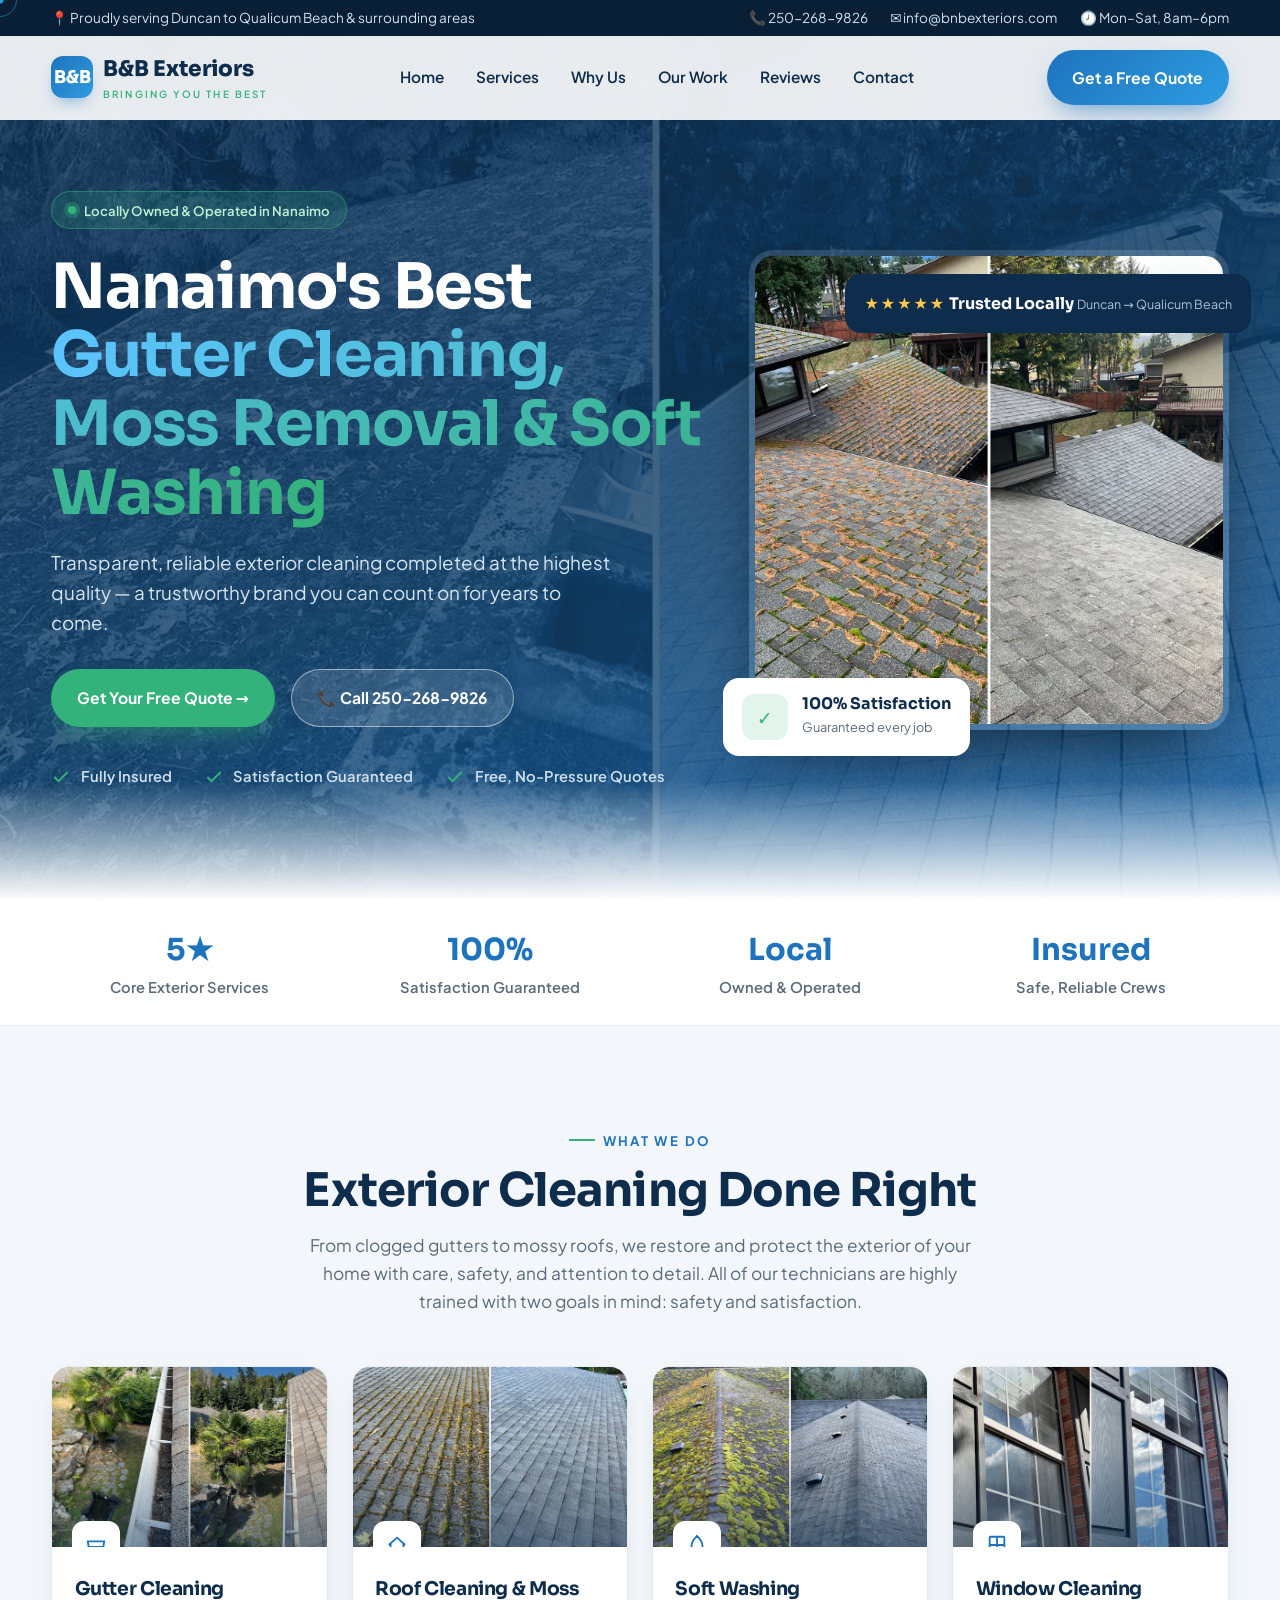
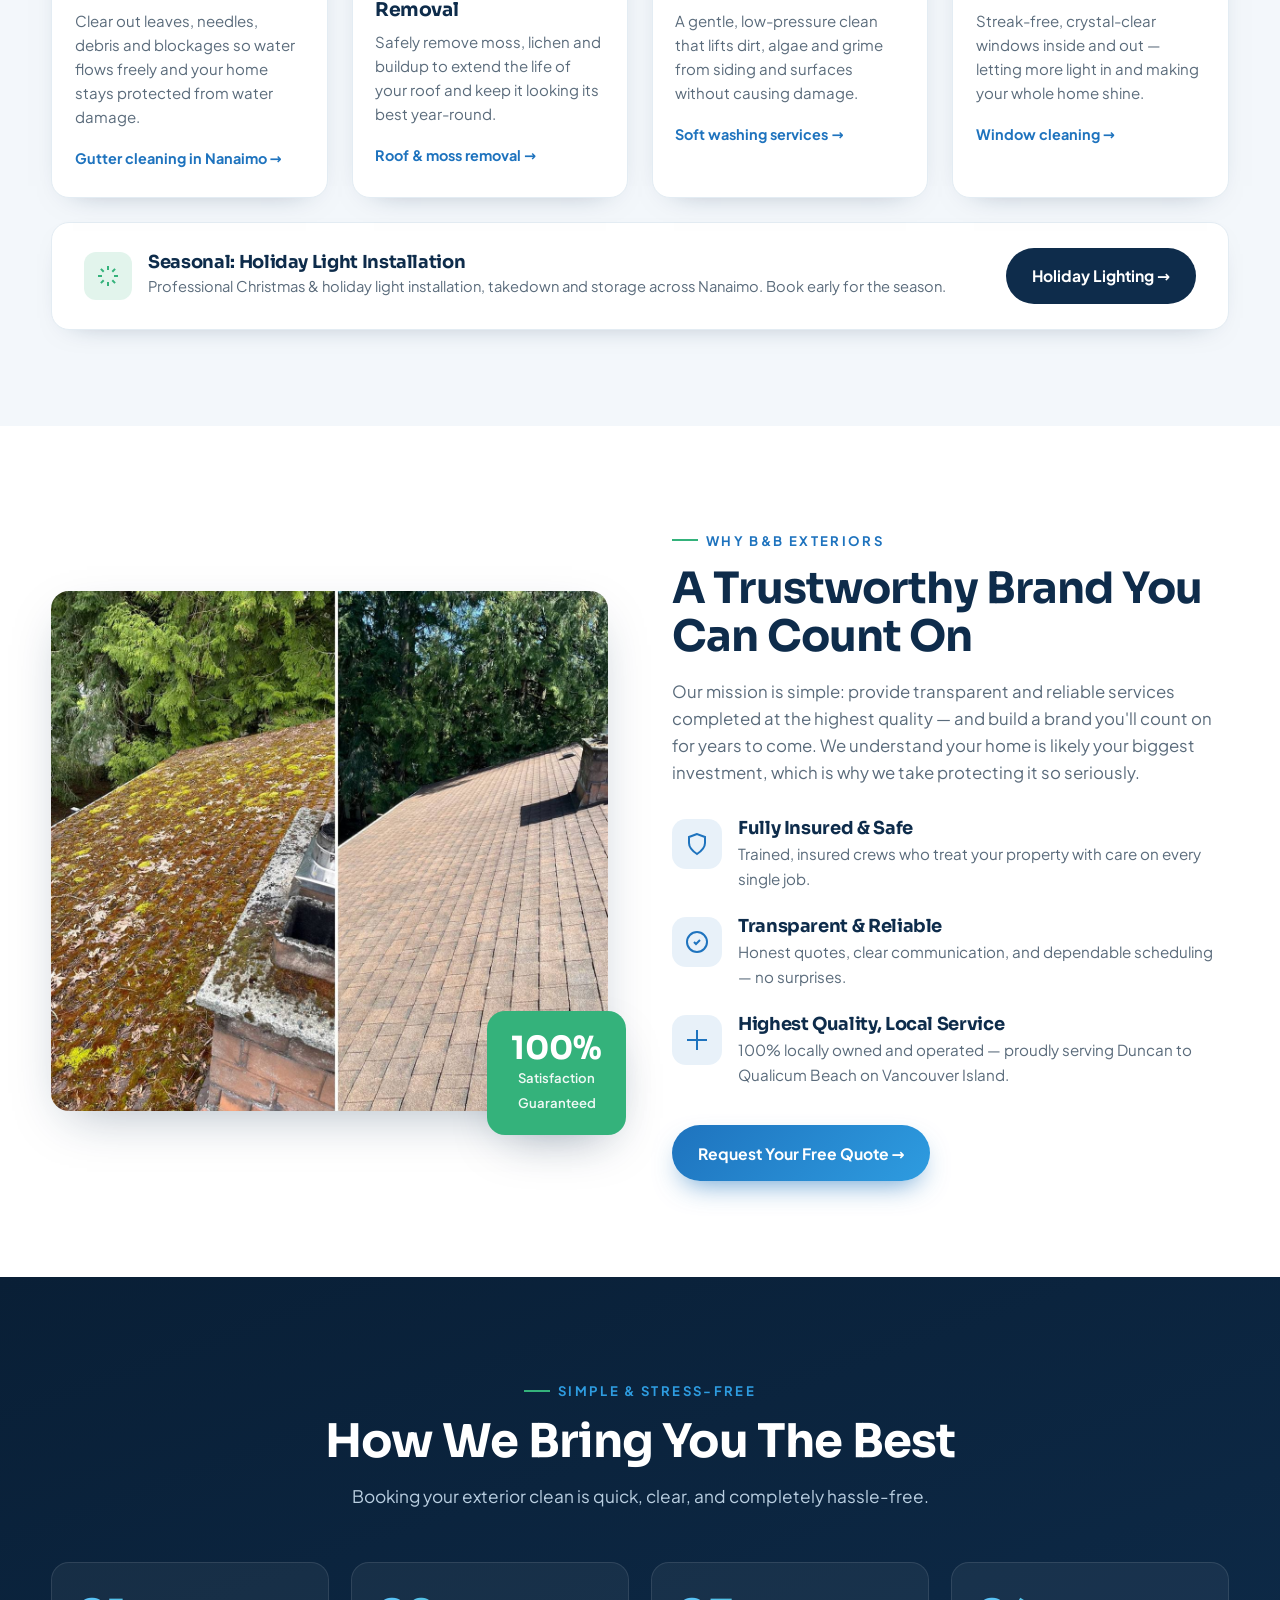
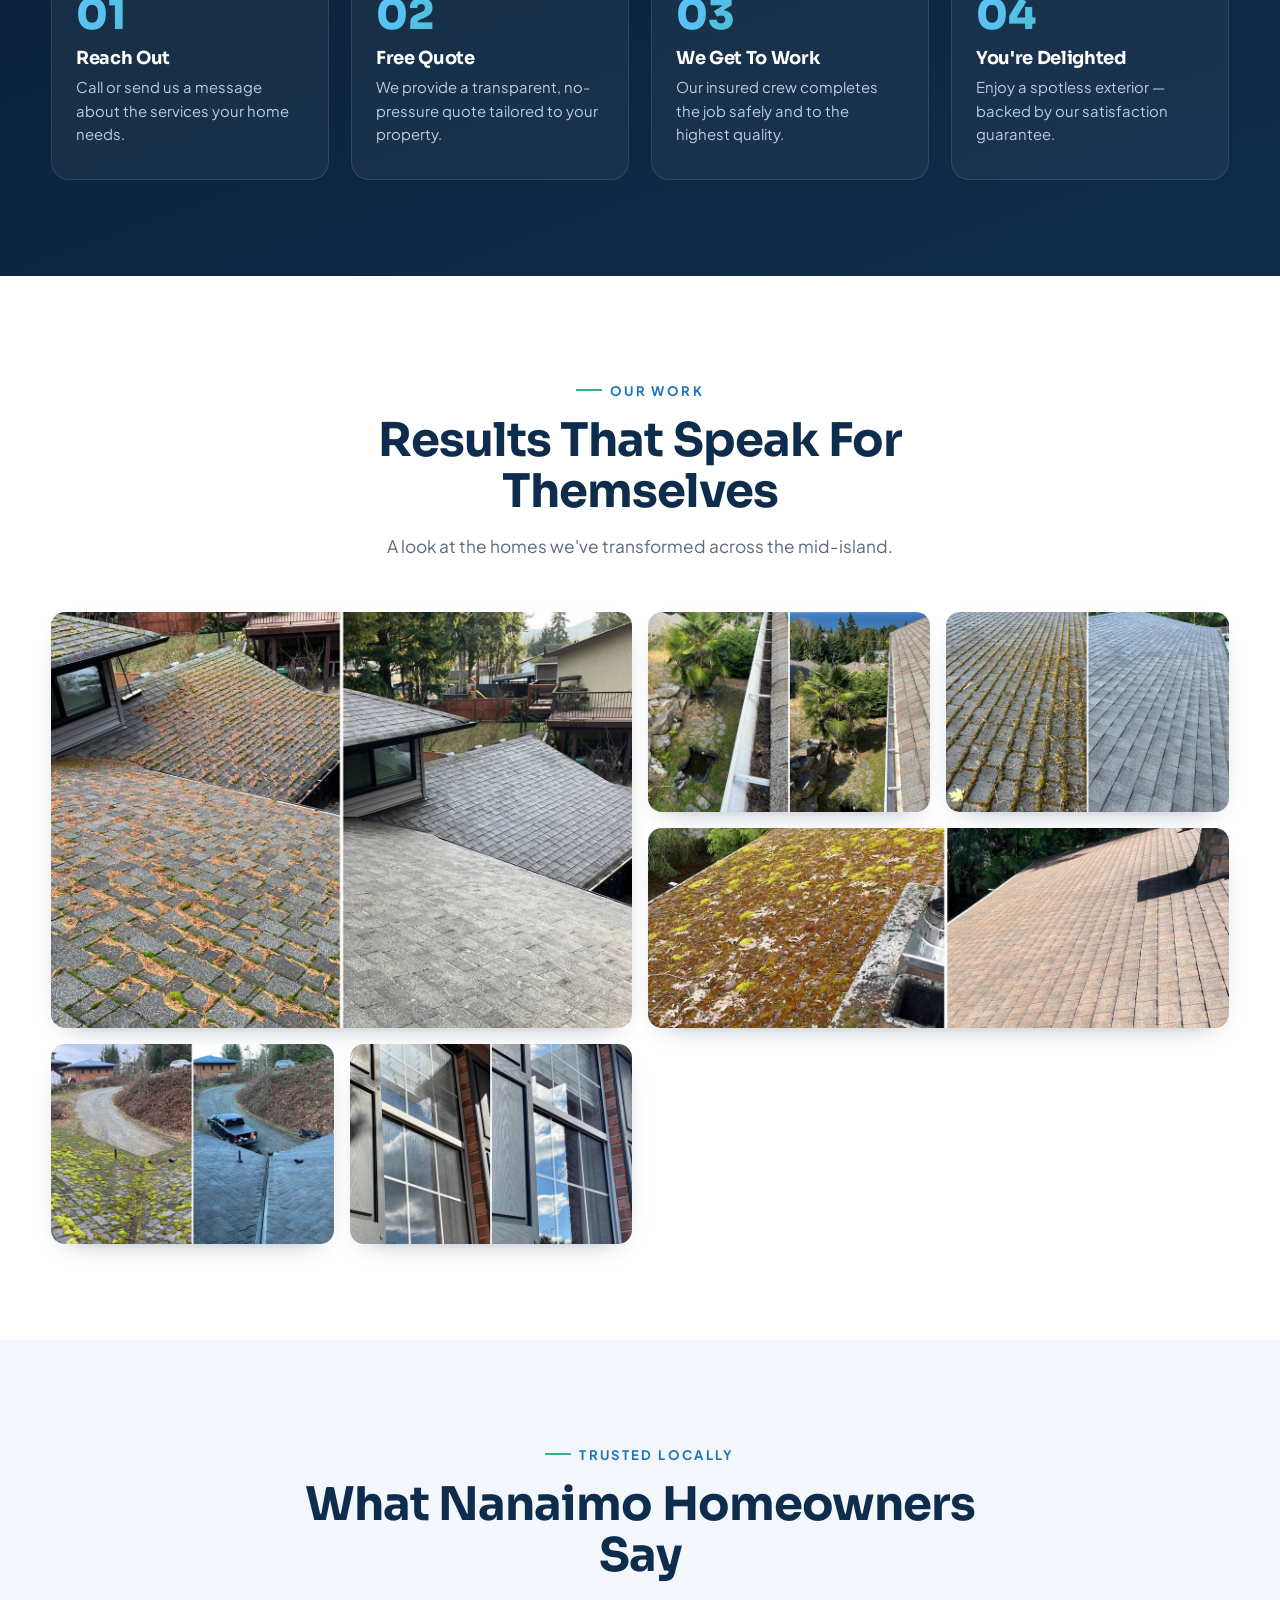
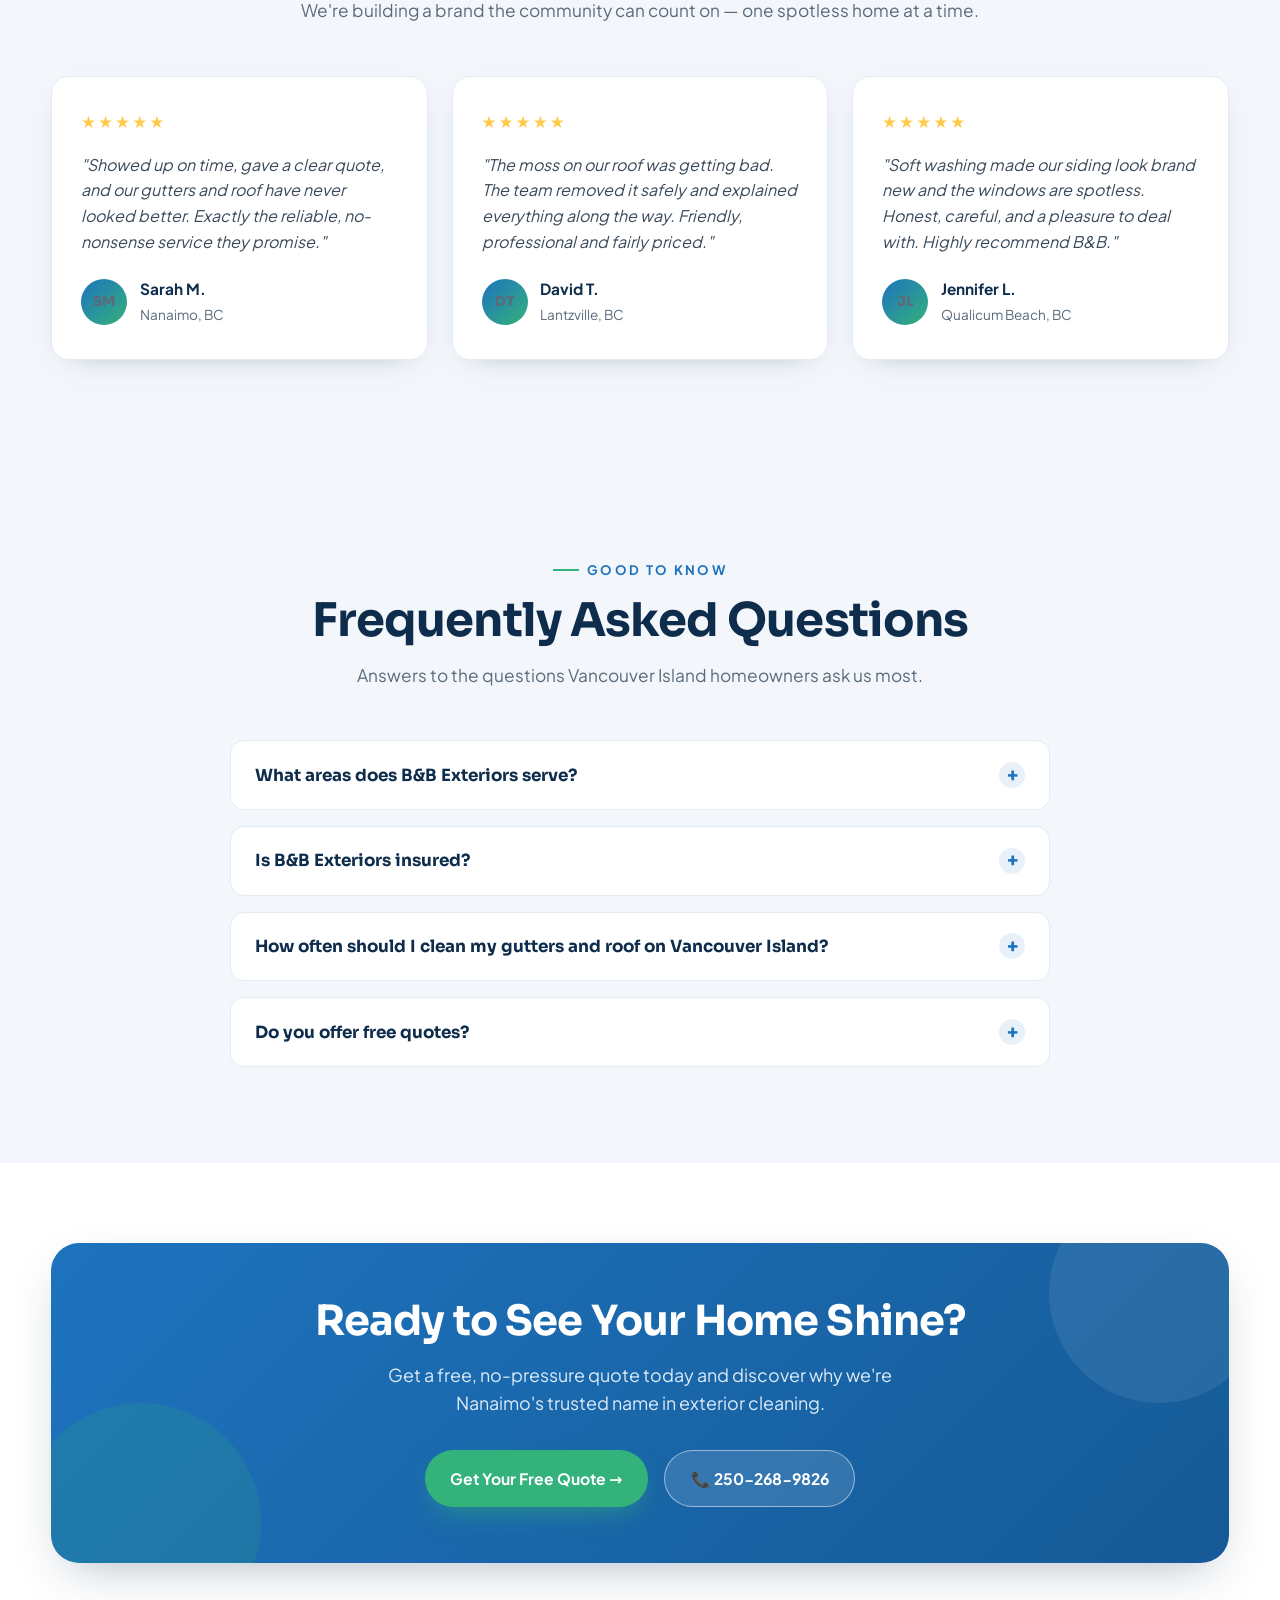
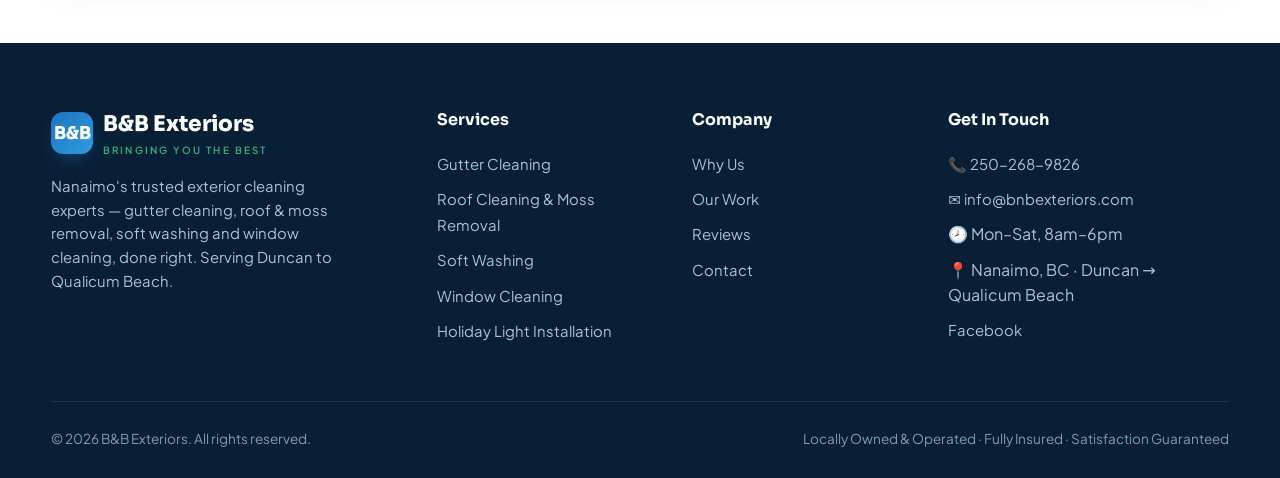
<file: index.html>
<!DOCTYPE html>
<html lang="en">
<head>
<meta charset="UTF-8" />
<meta name="viewport" content="width=device-width, initial-scale=1.0" />
<title>B&amp;B Exteriors | Gutter Cleaning &amp; Moss Removal Nanaimo, BC</title>
<meta name="description" content="B&amp;B Exteriors is Nanaimo's trusted exterior cleaning company — gutter cleaning, roof cleaning &amp; moss removal, soft washing and window cleaning from Duncan to Qualicum Beach. Fully insured. Call 250-268-9826 for a free quote." />
<link rel="canonical" href="https://www.bnbexteriors.com/" />
<meta name="robots" content="index, follow" />
<meta name="theme-color" content="#0E2C4B" />

<!-- Open Graph -->
<meta property="og:type" content="website" />
<meta property="og:site_name" content="B&amp;B Exteriors" />
<meta property="og:title" content="B&amp;B Exteriors | Gutter Cleaning &amp; Moss Removal Nanaimo, BC" />
<meta property="og:description" content="Nanaimo's trusted exterior cleaning experts — gutter cleaning, roof &amp; moss removal, soft washing and window cleaning. Serving Duncan to Qualicum Beach. Free quotes." />
<meta property="og:url" content="https://www.bnbexteriors.com/" />
<meta property="og:image" content="https://www.bnbexteriors.com/assets/og-image.jpg" />
<meta property="og:image:width" content="1200" />
<meta property="og:image:height" content="630" />
<meta property="og:locale" content="en_CA" />
<!-- Twitter -->
<meta name="twitter:card" content="summary_large_image" />
<meta name="twitter:title" content="B&amp;B Exteriors | Gutter Cleaning &amp; Moss Removal Nanaimo, BC" />
<meta name="twitter:description" content="Nanaimo's trusted exterior cleaning experts — gutter cleaning, roof &amp; moss removal, soft washing and window cleaning. Serving Duncan to Qualicum Beach." />
<meta name="twitter:image" content="https://www.bnbexteriors.com/assets/og-image.jpg" />

<link rel="icon" href="/favicon.ico" sizes="any" />
<link rel="icon" type="image/png" href="/assets/favicon-32.png" sizes="32x32" />
<link rel="apple-touch-icon" href="/assets/apple-touch-icon.png" />
<link rel="stylesheet" href="/assets/site.css" />
<style>.hero{--hero-bg:url('/assets/moss-removal-nanaimo-team.jpg')}</style>

<script type="application/ld+json">
{
  "@context": "https://schema.org",
  "@graph": [
    {
      "@type": "HomeAndConstructionBusiness",
      "@id": "https://www.bnbexteriors.com/#business",
      "name": "B&B Exteriors",
      "alternateName": "B&B Exterior Cleaning",
      "url": "https://www.bnbexteriors.com/",
      "image": "https://www.bnbexteriors.com/assets/og-image.jpg",
      "logo": "https://www.bnbexteriors.com/assets/bnb-exteriors-logo.png",
      "telephone": "+1-250-268-9826",
      "email": "info@bnbexteriors.com",
      "priceRange": "$$",
      "description": "Locally owned and operated exterior cleaning company in Nanaimo, BC offering gutter cleaning, roof cleaning and moss removal, soft washing and window cleaning across Vancouver Island.",
      "address": {
        "@type": "PostalAddress",
        "addressLocality": "Nanaimo",
        "addressRegion": "BC",
        "addressCountry": "CA"
      },
      "geo": {
        "@type": "GeoCoordinates",
        "latitude": "49.1659",
        "longitude": "-123.9401"
      },
      "areaServed": [
        {"@type":"City","name":"Nanaimo"},
        {"@type":"City","name":"Duncan"},
        {"@type":"City","name":"Ladysmith"},
        {"@type":"City","name":"Lantzville"},
        {"@type":"City","name":"Parksville"},
        {"@type":"City","name":"Qualicum Beach"}
      ],
      "openingHoursSpecification": [{
        "@type": "OpeningHoursSpecification",
        "dayOfWeek": ["Monday","Tuesday","Wednesday","Thursday","Friday","Saturday"],
        "opens": "08:00",
        "closes": "18:00"
      }],
      "sameAs": ["https://www.facebook.com/profile.php?id=100092324195486"],
      "aggregateRating": {
        "@type": "AggregateRating",
        "ratingValue": "5.0",
        "reviewCount": "3"
      },
      "hasOfferCatalog": {
        "@type": "OfferCatalog",
        "name": "Exterior Cleaning Services",
        "itemListElement": [
          {"@type":"Offer","itemOffered":{"@type":"Service","name":"Gutter Cleaning","url":"https://www.bnbexteriors.com/gutter-cleaning-nanaimo/"}},
          {"@type":"Offer","itemOffered":{"@type":"Service","name":"Roof Cleaning & Moss Removal","url":"https://www.bnbexteriors.com/roof-cleaning-moss-removal-nanaimo/"}},
          {"@type":"Offer","itemOffered":{"@type":"Service","name":"Soft Washing","url":"https://www.bnbexteriors.com/soft-washing-nanaimo/"}},
          {"@type":"Offer","itemOffered":{"@type":"Service","name":"Window Cleaning","url":"https://www.bnbexteriors.com/window-cleaning-nanaimo/"}},
          {"@type":"Offer","itemOffered":{"@type":"Service","name":"Holiday Light Installation","url":"https://www.bnbexteriors.com/holiday-light-installation-nanaimo/"}}
        ]
      }
    },
    {
      "@type": "Organization",
      "@id": "https://www.bnbexteriors.com/#organization",
      "name": "B&B Exteriors",
      "url": "https://www.bnbexteriors.com/",
      "logo": "https://www.bnbexteriors.com/assets/bnb-exteriors-logo.png",
      "sameAs": ["https://www.facebook.com/profile.php?id=100092324195486"]
    },
    {
      "@type": "WebSite",
      "@id": "https://www.bnbexteriors.com/#website",
      "url": "https://www.bnbexteriors.com/",
      "name": "B&B Exteriors",
      "publisher": {"@id": "https://www.bnbexteriors.com/#organization"},
      "inLanguage": "en-CA"
    },
    {
      "@type": "BreadcrumbList",
      "itemListElement": [
        {"@type":"ListItem","position":1,"name":"Home","item":"https://www.bnbexteriors.com/"}
      ]
    },
    {
      "@type": "AggregateRating",
      "@id": "https://www.bnbexteriors.com/#rating",
      "itemReviewed": {"@id": "https://www.bnbexteriors.com/#business"},
      "ratingValue": "5.0",
      "reviewCount": "3"
    },
    {
      "@type": "FAQPage",
      "mainEntity": [
        {"@type":"Question","name":"What areas does B&B Exteriors serve?","acceptedAnswer":{"@type":"Answer","text":"We proudly serve Nanaimo and the surrounding mid-island communities between Duncan and Qualicum Beach, including Ladysmith, Lantzville and Parksville."}},
        {"@type":"Question","name":"Is B&B Exteriors insured?","acceptedAnswer":{"@type":"Answer","text":"Yes. B&B Exteriors is fully insured and our technicians are trained professionals focused on safety and satisfaction on every job."}},
        {"@type":"Question","name":"How often should I have my gutters and roof cleaned on Vancouver Island?","acceptedAnswer":{"@type":"Answer","text":"Because of the abundance of leaves, needles and rain on Vancouver Island, we recommend gutter cleaning 1–2 times per year and a roof moss treatment as needed to protect your roof's lifespan."}},
        {"@type":"Question","name":"Do you offer free quotes?","acceptedAnswer":{"@type":"Answer","text":"Absolutely. We provide free, no-pressure quotes. Call 250-268-9826 or request a quote through our contact form."}}
      ]
    }
  ]
}
</script>
</head>
<body>

<div class="cur-dot"></div>
<div class="cur-ring"></div>

<!-- ===== HEADER ===== -->
<header id="header">
  <div class="topbar">
    <div class="wrap">
      <div class="tb-l">📍 Proudly serving Duncan to Qualicum Beach &amp; surrounding areas</div>
      <div class="tb-r">
        <a href="tel:+12502689826">📞 250-268-9826</a>
        <a href="mailto:info@bnbexteriors.com">✉️ info@bnbexteriors.com</a>
        <span>🕗 Mon–Sat, 8am–6pm</span>
      </div>
    </div>
  </div>
  <div class="navbar">
    <nav class="wrap">
      <a href="/" class="logo" aria-label="B&amp;B Exteriors home">
        <span class="mark">B&amp;B</span>
        <span>B&amp;B Exteriors<small>Bringing You The Best</small></span>
      </a>
      <ul class="nav-links" id="navlinks">
        <li><a href="/">Home</a></li>
        <li><a href="#services">Services</a></li>
        <li><a href="#why">Why Us</a></li>
        <li><a href="#gallery">Our Work</a></li>
        <li><a href="#reviews">Reviews</a></li>
        <li><a href="/contact/">Contact</a></li>
      </ul>
      <div class="nav-cta">
        <a href="/contact/" class="btn btn-primary">Get a Free Quote</a>
        <button class="menu-btn" id="menuBtn" aria-label="Menu"><span></span><span></span><span></span></button>
      </div>
    </nav>
  </div>
</header>

<!-- ===== HERO ===== -->
<section class="hero" id="home">
  <div class="wrap">
    <div class="hero-text reveal">
      <span class="hero-badge"><span class="dot"></span> Locally Owned &amp; Operated in Nanaimo</span>
      <h1>Nanaimo's Best <span class="hl">Gutter Cleaning, Moss Removal &amp; Soft Washing</span></h1>
      <p class="lead">Transparent, reliable exterior cleaning completed at the highest quality — a trustworthy brand you can count on for years to come.</p>
      <div class="hero-cta">
        <a href="/contact/" class="btn btn-green">Get Your Free Quote →</a>
        <a href="tel:+12502689826" class="btn btn-ghost">📞 Call 250-268-9826</a>
      </div>
      <div class="hero-trust">
        <div class="it"><svg width="20" height="20" viewBox="0 0 24 24" fill="none" stroke="currentColor" stroke-width="2.4"><path d="M20 6 9 17l-5-5"/></svg> Fully Insured</div>
        <div class="it"><svg width="20" height="20" viewBox="0 0 24 24" fill="none" stroke="currentColor" stroke-width="2.4"><path d="M20 6 9 17l-5-5"/></svg> Satisfaction Guaranteed</div>
        <div class="it"><svg width="20" height="20" viewBox="0 0 24 24" fill="none" stroke="currentColor" stroke-width="2.4"><path d="M20 6 9 17l-5-5"/></svg> Free, No-Pressure Quotes</div>
      </div>
    </div>
    <div class="hero-card reveal">
      <img src="/assets/exterior-cleaning-nanaimo-home.jpg" width="800" height="480" alt="B&amp;B Exteriors crew cleaning a home exterior in Nanaimo, BC" />
      <div class="hero-float f1">
        <span class="ic">✓</span>
        <span class="tx"><b>100% Satisfaction</b><span>Guaranteed every job</span></span>
      </div>
      <div class="hero-float f2">
        <div>
          <span class="stars">★★★★★</span>
          <b>Trusted Locally</b>
          <span>Duncan → Qualicum Beach</span>
        </div>
      </div>
    </div>
  </div>
</section>

<!-- ===== STAT STRIP ===== -->
<section class="strip">
  <div class="wrap">
    <div class="s reveal"><b>5★</b><span>Core Exterior Services</span></div>
    <div class="s reveal"><b>100%</b><span>Satisfaction Guaranteed</span></div>
    <div class="s reveal"><b>Local</b><span>Owned &amp; Operated</span></div>
    <div class="s reveal"><b>Insured</b><span>Safe, Reliable Crews</span></div>
  </div>
</section>

<!-- ===== SERVICES ===== -->
<section class="services pad" id="services">
  <div class="wrap">
    <div class="sec-head reveal">
      <span class="eyebrow">What We Do</span>
      <h2>Exterior Cleaning Done Right</h2>
      <p>From clogged gutters to mossy roofs, we restore and protect the exterior of your home with care, safety, and attention to detail. All of our technicians are highly trained with two goals in mind: safety and satisfaction.</p>
    </div>
    <div class="svc-grid">
      <article class="svc reveal">
        <div class="ph"><img src="/assets/gutter-cleaning-nanaimo-detail.jpg" loading="lazy" alt="Gutter cleaning service in Nanaimo, BC" />
          <span class="ic"><svg width="22" height="22" viewBox="0 0 24 24" fill="none" stroke="currentColor" stroke-width="2"><path d="M3 8h18l-1 6H4z"/><path d="M7 14v5M17 14v5"/></svg></span>
        </div>
        <div class="bd">
          <h3>Gutter Cleaning</h3>
          <p>Clear out leaves, needles, debris and blockages so water flows freely and your home stays protected from water damage.</p>
          <a href="/gutter-cleaning-nanaimo/" class="more">Gutter cleaning in Nanaimo →</a>
        </div>
      </article>
      <article class="svc reveal">
        <div class="ph"><img src="/assets/roof-cleaning-moss-removal-nanaimo.jpg" loading="lazy" alt="Roof cleaning and moss removal on a Nanaimo home" />
          <span class="ic"><svg width="22" height="22" viewBox="0 0 24 24" fill="none" stroke="currentColor" stroke-width="2"><path d="M3 12 12 4l9 8"/><path d="M5 11v8h14v-8"/></svg></span>
        </div>
        <div class="bd">
          <h3>Roof Cleaning &amp; Moss Removal</h3>
          <p>Safely remove moss, lichen and buildup to extend the life of your roof and keep it looking its best year-round.</p>
          <a href="/roof-cleaning-moss-removal-nanaimo/" class="more">Roof &amp; moss removal →</a>
        </div>
      </article>
      <article class="svc reveal">
        <div class="ph"><img src="/assets/gutter-cleaning-nanaimo.jpg" loading="lazy" alt="Soft washing house siding in Nanaimo" />
          <span class="ic"><svg width="22" height="22" viewBox="0 0 24 24" fill="none" stroke="currentColor" stroke-width="2"><path d="M12 2s6 6 6 11a6 6 0 0 1-12 0c0-5 6-11 6-11Z"/></svg></span>
        </div>
        <div class="bd">
          <h3>Soft Washing</h3>
          <p>A gentle, low-pressure clean that lifts dirt, algae and grime from siding and surfaces without causing damage.</p>
          <a href="/soft-washing-nanaimo/" class="more">Soft washing services →</a>
        </div>
      </article>
      <article class="svc reveal">
        <div class="ph"><img src="/assets/window-cleaning-nanaimo-detail.jpg" loading="lazy" alt="Streak-free window cleaning in Nanaimo" />
          <span class="ic"><svg width="22" height="22" viewBox="0 0 24 24" fill="none" stroke="currentColor" stroke-width="2"><rect x="4" y="3" width="16" height="18" rx="1"/><path d="M4 12h16M12 3v18"/></svg></span>
        </div>
        <div class="bd">
          <h3>Window Cleaning</h3>
          <p>Streak-free, crystal-clear windows inside and out — letting more light in and making your whole home shine.</p>
          <a href="/window-cleaning-nanaimo/" class="more">Window cleaning →</a>
        </div>
      </article>
    </div>
    <div class="also reveal">
      <div class="lt">
        <span class="ic"><svg width="24" height="24" viewBox="0 0 24 24" fill="none" stroke="currentColor" stroke-width="2"><path d="M12 2v4M12 18v4M4.9 4.9l2.8 2.8M16.3 16.3l2.8 2.8M2 12h4M18 12h4M4.9 19.1l2.8-2.8M16.3 7.7l2.8-2.8"/></svg></span>
        <div>
          <h3>Seasonal: Holiday Light Installation</h3>
          <p>Professional Christmas &amp; holiday light installation, takedown and storage across Nanaimo. Book early for the season.</p>
        </div>
      </div>
      <a href="/holiday-light-installation-nanaimo/" class="btn btn-dark">Holiday Lighting →</a>
    </div>
  </div>
</section>

<!-- ===== WHY US ===== -->
<section class="why pad" id="why">
  <div class="wrap">
    <div class="why-imgs reveal">
      <img src="/assets/moss-removal-nanaimo-team.jpg" loading="lazy" alt="B&amp;B Exteriors team removing moss from a Nanaimo roof" />
      <div class="badge2"><b>100%</b><span>Satisfaction<br>Guaranteed</span></div>
    </div>
    <div class="reveal">
      <span class="eyebrow">Why B&amp;B Exteriors</span>
      <h2 style="font-size:clamp(1.9rem,3.8vw,2.7rem);margin-bottom:1.2rem;">A Trustworthy Brand You Can Count On</h2>
      <p style="color:var(--slate);margin-bottom:2rem;font-size:1.05rem;">Our mission is simple: provide transparent and reliable services completed at the highest quality — and build a brand you'll count on for years to come. We understand your home is likely your biggest investment, which is why we take protecting it so seriously.</p>
      <div class="feat">
        <div class="fic"><svg width="24" height="24" viewBox="0 0 24 24" fill="none" stroke="currentColor" stroke-width="2"><path d="M12 2 4 5v6c0 5 3.5 8 8 11 4.5-3 8-6 8-11V5z"/></svg></div>
        <div><h4>Fully Insured &amp; Safe</h4><p>Trained, insured crews who treat your property with care on every single job.</p></div>
      </div>
      <div class="feat">
        <div class="fic"><svg width="24" height="24" viewBox="0 0 24 24" fill="none" stroke="currentColor" stroke-width="2"><circle cx="12" cy="12" r="10"/><path d="m9 12 2 2 4-4"/></svg></div>
        <div><h4>Transparent &amp; Reliable</h4><p>Honest quotes, clear communication, and dependable scheduling — no surprises.</p></div>
      </div>
      <div class="feat">
        <div class="fic"><svg width="24" height="24" viewBox="0 0 24 24" fill="none" stroke="currentColor" stroke-width="2"><path d="M12 2v20M2 12h20"/></svg></div>
        <div><h4>Highest Quality, Local Service</h4><p>100% locally owned and operated — proudly serving Duncan to Qualicum Beach on Vancouver Island.</p></div>
      </div>
      <a href="/contact/" class="btn btn-primary" style="margin-top:.8rem;">Request Your Free Quote →</a>
    </div>
  </div>
</section>

<!-- ===== PROCESS ===== -->
<section class="process pad">
  <div class="wrap">
    <div class="sec-head reveal">
      <span class="eyebrow" style="color:var(--blue-bright)">Simple &amp; Stress-Free</span>
      <h2>How We Bring You The Best</h2>
      <p>Booking your exterior clean is quick, clear, and completely hassle-free.</p>
    </div>
    <div class="steps">
      <div class="step reveal"><div class="n">01</div><h4>Reach Out</h4><p>Call or send us a message about the services your home needs.</p></div>
      <div class="step reveal"><div class="n">02</div><h4>Free Quote</h4><p>We provide a transparent, no-pressure quote tailored to your property.</p></div>
      <div class="step reveal"><div class="n">03</div><h4>We Get To Work</h4><p>Our insured crew completes the job safely and to the highest quality.</p></div>
      <div class="step reveal"><div class="n">04</div><h4>You're Delighted</h4><p>Enjoy a spotless exterior — backed by our satisfaction guarantee.</p></div>
    </div>
  </div>
</section>

<!-- ===== GALLERY ===== -->
<section class="pad" id="gallery">
  <div class="wrap">
    <div class="sec-head reveal">
      <span class="eyebrow">Our Work</span>
      <h2>Results That Speak For Themselves</h2>
      <p>A look at the homes we've transformed across the mid-island.</p>
    </div>
    <div class="gal-grid">
      <a href="/contact/" class="big"><img src="/assets/exterior-cleaning-nanaimo-home.jpg" loading="lazy" alt="Exterior house cleaning project in Nanaimo" /></a>
      <a href="/gutter-cleaning-nanaimo/"><img src="/assets/gutter-cleaning-nanaimo-detail.jpg" loading="lazy" alt="Gutter cleaning project in Nanaimo, BC" /></a>
      <a href="/roof-cleaning-moss-removal-nanaimo/"><img src="/assets/roof-cleaning-moss-removal-nanaimo.jpg" loading="lazy" alt="Roof moss removal project in Nanaimo" /></a>
      <a href="/roof-cleaning-moss-removal-nanaimo/" class="wide"><img src="/assets/moss-removal-nanaimo-team.jpg" loading="lazy" alt="Roof cleaning and moss treatment in progress" /></a>
      <a href="/soft-washing-nanaimo/"><img src="/assets/roof-moss-removal-nanaimo-detail.jpg" loading="lazy" alt="Soft washing and moss removal on a Nanaimo home" /></a>
      <a href="/window-cleaning-nanaimo/"><img src="/assets/window-cleaning-nanaimo-detail.jpg" loading="lazy" alt="Window cleaning project in Nanaimo" /></a>
    </div>
  </div>
</section>

<!-- ===== REVIEWS ===== -->
<section class="testi pad" id="reviews">
  <div class="wrap">
    <div class="sec-head reveal">
      <span class="eyebrow">Trusted Locally</span>
      <h2>What Nanaimo Homeowners Say</h2>
      <p>We're building a brand the community can count on — one spotless home at a time.</p>
    </div>
    <div class="t-grid">
      <div class="t-card reveal">
        <div class="stars">★★★★★</div>
        <p>"Showed up on time, gave a clear quote, and our gutters and roof have never looked better. Exactly the reliable, no-nonsense service they promise."</p>
        <div class="who"><span class="av">SM</span><div><b>Sarah M.</b><span>Nanaimo, BC</span></div></div>
      </div>
      <div class="t-card reveal">
        <div class="stars">★★★★★</div>
        <p>"The moss on our roof was getting bad. The team removed it safely and explained everything along the way. Friendly, professional and fairly priced."</p>
        <div class="who"><span class="av">DT</span><div><b>David T.</b><span>Lantzville, BC</span></div></div>
      </div>
      <div class="t-card reveal">
        <div class="stars">★★★★★</div>
        <p>"Soft washing made our siding look brand new and the windows are spotless. Honest, careful, and a pleasure to deal with. Highly recommend B&amp;B."</p>
        <div class="who"><span class="av">JL</span><div><b>Jennifer L.</b><span>Qualicum Beach, BC</span></div></div>
      </div>
    </div>
  </div>
</section>

<!-- ===== FAQ ===== -->
<section class="faq pad">
  <div class="wrap">
    <div class="sec-head reveal">
      <span class="eyebrow">Good To Know</span>
      <h2>Frequently Asked Questions</h2>
      <p>Answers to the questions Vancouver Island homeowners ask us most.</p>
    </div>
    <div class="faq-list reveal">
      <div class="faq-item">
        <button class="faq-q" type="button">What areas does B&amp;B Exteriors serve?<span class="pm">+</span></button>
        <div class="faq-a"><p>We proudly serve Nanaimo and the surrounding mid-island communities between Duncan and Qualicum Beach, including Ladysmith, Lantzville and Parksville.</p></div>
      </div>
      <div class="faq-item">
        <button class="faq-q" type="button">Is B&amp;B Exteriors insured?<span class="pm">+</span></button>
        <div class="faq-a"><p>Yes — we are fully insured, and our technicians are trained professionals focused on safety and satisfaction on every job.</p></div>
      </div>
      <div class="faq-item">
        <button class="faq-q" type="button">How often should I clean my gutters and roof on Vancouver Island?<span class="pm">+</span></button>
        <div class="faq-a"><p>Because of the abundance of leaves, needles and rain on Vancouver Island, we recommend gutter cleaning 1–2 times per year and a roof moss treatment as needed to protect your roof's lifespan.</p></div>
      </div>
      <div class="faq-item">
        <button class="faq-q" type="button">Do you offer free quotes?<span class="pm">+</span></button>
        <div class="faq-a"><p>Absolutely. We provide free, no-pressure quotes. Call <a href="tel:+12502689826">250-268-9826</a> or request a quote through our <a href="/contact/">contact form</a>.</p></div>
      </div>
    </div>
  </div>
</section>

<!-- ===== CTA BAND ===== -->
<section class="cta-band">
  <div class="wrap">
    <div class="cta-inner reveal">
      <h2>Ready to See Your Home Shine?</h2>
      <p>Get a free, no-pressure quote today and discover why we're Nanaimo's trusted name in exterior cleaning.</p>
      <div class="hero-cta">
        <a href="/contact/" class="btn btn-green">Get Your Free Quote →</a>
        <a href="tel:+12502689826" class="btn btn-ghost">📞 250-268-9826</a>
      </div>
    </div>
  </div>
</section>

<!-- ===== FOOTER ===== -->
<footer>
  <div class="wrap">
    <div class="f-grid">
      <div>
        <a href="/" class="logo"><span class="mark">B&amp;B</span><span style="color:#fff">B&amp;B Exteriors<small>Bringing You The Best</small></span></a>
        <p>Nanaimo's trusted exterior cleaning experts — gutter cleaning, roof &amp; moss removal, soft washing and window cleaning, done right. Serving Duncan to Qualicum Beach.</p>
      </div>
      <div>
        <h5>Services</h5>
        <ul>
          <li><a href="/gutter-cleaning-nanaimo/">Gutter Cleaning</a></li>
          <li><a href="/roof-cleaning-moss-removal-nanaimo/">Roof Cleaning &amp; Moss Removal</a></li>
          <li><a href="/soft-washing-nanaimo/">Soft Washing</a></li>
          <li><a href="/window-cleaning-nanaimo/">Window Cleaning</a></li>
          <li><a href="/holiday-light-installation-nanaimo/">Holiday Light Installation</a></li>
        </ul>
      </div>
      <div>
        <h5>Company</h5>
        <ul>
          <li><a href="/#why">Why Us</a></li>
          <li><a href="/#gallery">Our Work</a></li>
          <li><a href="/#reviews">Reviews</a></li>
          <li><a href="/contact/">Contact</a></li>
        </ul>
      </div>
      <div>
        <h5>Get In Touch</h5>
        <ul>
          <li><a href="tel:+12502689826">📞 250-268-9826</a></li>
          <li><a href="mailto:info@bnbexteriors.com">✉️ info@bnbexteriors.com</a></li>
          <li>🕗 Mon–Sat, 8am–6pm</li>
          <li>📍 Nanaimo, BC · Duncan → Qualicum Beach</li>
          <li><a href="https://www.facebook.com/profile.php?id=100092324195486" rel="noopener" target="_blank">Facebook</a></li>
        </ul>
      </div>
    </div>
    <div class="f-bottom">
      <span>© 2026 B&amp;B Exteriors. All rights reserved.</span>
      <span>Locally Owned &amp; Operated · Fully Insured · Satisfaction Guaranteed</span>
    </div>
  </div>
</footer>

<script src="/assets/site.js" defer></script>
</body>
</html>
</file>
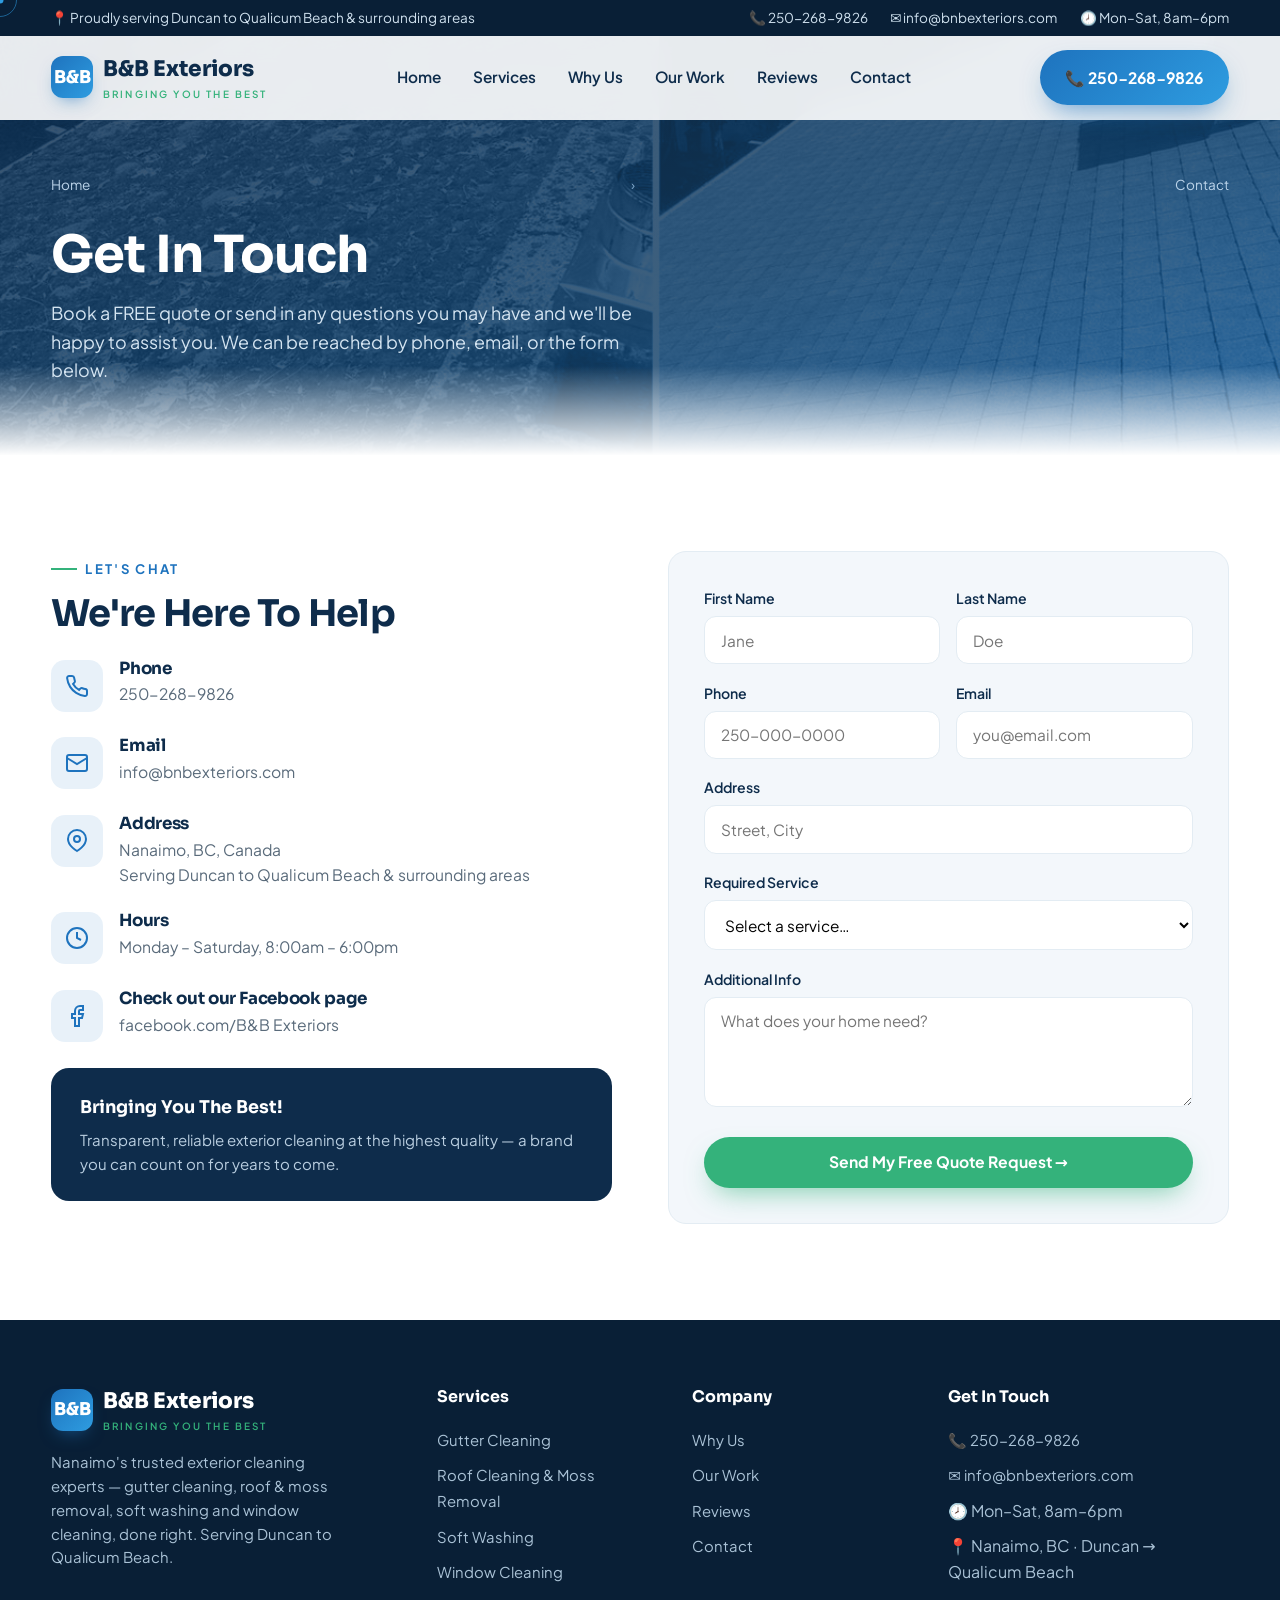
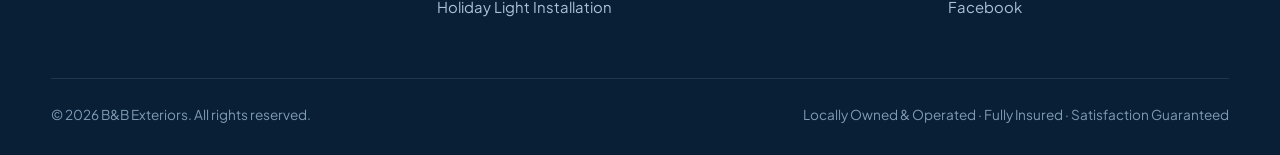
<file: contact/index.html>
<!DOCTYPE html>
<html lang="en">
<head>
<meta charset="UTF-8" />
<meta name="viewport" content="width=device-width, initial-scale=1.0" />
<title>Contact B&amp;B Exteriors | Free Quote in Nanaimo, BC</title>
<meta name="description" content="Contact B&amp;B Exteriors for a free exterior cleaning quote in Nanaimo, BC. Call 250-268-9826, email info@bnbexteriors.com, or send a message. Serving Duncan to Qualicum Beach, Mon–Sat 8am–6pm." />
<link rel="canonical" href="https://www.bnbexteriors.com/contact/" />
<meta name="robots" content="index, follow" />
<meta name="theme-color" content="#0E2C4B" />
<meta property="og:type" content="website" />
<meta property="og:site_name" content="B&amp;B Exteriors" />
<meta property="og:title" content="Contact B&amp;B Exteriors | Free Quote in Nanaimo, BC" />
<meta property="og:description" content="Book a free quote or ask a question. Call 250-268-9826 or send a message. Serving Duncan to Qualicum Beach." />
<meta property="og:url" content="https://www.bnbexteriors.com/contact/" />
<meta property="og:image" content="https://www.bnbexteriors.com/assets/og-image.jpg" />
<meta property="og:locale" content="en_CA" />
<meta name="twitter:card" content="summary_large_image" />
<meta name="twitter:title" content="Contact B&amp;B Exteriors | Free Quote in Nanaimo, BC" />
<meta name="twitter:description" content="Book a free quote or ask a question. Call 250-268-9826 or send a message." />
<meta name="twitter:image" content="https://www.bnbexteriors.com/assets/og-image.jpg" />
<link rel="icon" href="/favicon.ico" sizes="any" />
<link rel="icon" type="image/png" href="/assets/favicon-32.png" sizes="32x32" />
<link rel="apple-touch-icon" href="/assets/apple-touch-icon.png" />
<link rel="stylesheet" href="/assets/site.css" />
<style>.subhero{--hero-bg:url('/assets/moss-removal-nanaimo-team.jpg')}</style>
<script type="application/ld+json">
{
  "@context": "https://schema.org",
  "@graph": [
    {
      "@type": "ContactPage",
      "url": "https://www.bnbexteriors.com/contact/",
      "name": "Contact B&B Exteriors",
      "about": {"@id": "https://www.bnbexteriors.com/#business"}
    },
    {
      "@type": "HomeAndConstructionBusiness",
      "@id": "https://www.bnbexteriors.com/#business",
      "name": "B&B Exteriors",
      "url": "https://www.bnbexteriors.com/",
      "image": "https://www.bnbexteriors.com/assets/og-image.jpg",
      "telephone": "+1-250-268-9826",
      "email": "info@bnbexteriors.com",
      "priceRange": "$$",
      "address": {"@type":"PostalAddress","addressLocality":"Nanaimo","addressRegion":"BC","addressCountry":"CA"},
      "geo": {"@type":"GeoCoordinates","latitude":"49.1659","longitude":"-123.9401"},
      "openingHoursSpecification": [{"@type":"OpeningHoursSpecification","dayOfWeek":["Monday","Tuesday","Wednesday","Thursday","Friday","Saturday"],"opens":"08:00","closes":"18:00"}],
      "areaServed": [{"@type":"City","name":"Nanaimo"},{"@type":"City","name":"Duncan"},{"@type":"City","name":"Qualicum Beach"}],
      "sameAs": ["https://www.facebook.com/profile.php?id=100092324195486"]
    },
    {
      "@type": "BreadcrumbList",
      "itemListElement": [
        {"@type":"ListItem","position":1,"name":"Home","item":"https://www.bnbexteriors.com/"},
        {"@type":"ListItem","position":2,"name":"Contact","item":"https://www.bnbexteriors.com/contact/"}
      ]
    }
  ]
}
</script>
</head>
<body>
<div class="cur-dot"></div><div class="cur-ring"></div>

<header id="header">
  <div class="topbar"><div class="wrap">
    <div class="tb-l">📍 Proudly serving Duncan to Qualicum Beach &amp; surrounding areas</div>
    <div class="tb-r">
      <a href="tel:+12502689826">📞 250-268-9826</a>
      <a href="mailto:info@bnbexteriors.com">✉️ info@bnbexteriors.com</a>
      <span>🕗 Mon–Sat, 8am–6pm</span>
    </div>
  </div></div>
  <div class="navbar"><nav class="wrap">
    <a href="/" class="logo" aria-label="B&amp;B Exteriors home"><span class="mark">B&amp;B</span><span>B&amp;B Exteriors<small>Bringing You The Best</small></span></a>
    <ul class="nav-links" id="navlinks">
      <li><a href="/">Home</a></li>
      <li><a href="/#services">Services</a></li>
      <li><a href="/#why">Why Us</a></li>
      <li><a href="/#gallery">Our Work</a></li>
      <li><a href="/#reviews">Reviews</a></li>
      <li><a href="/contact/">Contact</a></li>
    </ul>
    <div class="nav-cta">
      <a href="tel:+12502689826" class="btn btn-primary">📞 250-268-9826</a>
      <button class="menu-btn" id="menuBtn" aria-label="Menu"><span></span><span></span><span></span></button>
    </div>
  </nav></div>
</header>

<section class="subhero">
  <div class="wrap">
    <nav class="crumbs" aria-label="Breadcrumb"><a href="/">Home</a> <span>›</span> Contact</nav>
    <h1>Get In Touch</h1>
    <p>Book a FREE quote or send in any questions you may have and we'll be happy to assist you. We can be reached by phone, email, or the form below.</p>
  </div>
</section>

<section class="pad">
  <div class="wrap">
    <div class="contact">
      <div class="wrap" style="width:100%;padding:0;display:grid;grid-template-columns:1fr 1fr;gap:3.5rem;align-items:start">
        <div class="contact-info">
          <span class="eyebrow">Let's Chat</span>
          <h2 style="font-size:clamp(1.7rem,3.2vw,2.3rem);margin-bottom:1.6rem">We're Here To Help</h2>
          <div class="c-row">
            <div class="cic"><svg width="24" height="24" viewBox="0 0 24 24" fill="none" stroke="currentColor" stroke-width="2"><path d="M22 16.92v3a2 2 0 0 1-2.18 2 19.79 19.79 0 0 1-8.63-3.07 19.5 19.5 0 0 1-6-6 19.79 19.79 0 0 1-3.07-8.67A2 2 0 0 1 4.11 2h3a2 2 0 0 1 2 1.72c.13.96.36 1.9.7 2.81a2 2 0 0 1-.45 2.11L8.09 9.91a16 16 0 0 0 6 6l1.27-1.27a2 2 0 0 1 2.11-.45c.91.34 1.85.57 2.81.7A2 2 0 0 1 22 16.92Z"/></svg></div>
            <div><h4>Phone</h4><a href="tel:+12502689826">250-268-9826</a></div>
          </div>
          <div class="c-row">
            <div class="cic"><svg width="24" height="24" viewBox="0 0 24 24" fill="none" stroke="currentColor" stroke-width="2"><rect x="2" y="4" width="20" height="16" rx="2"/><path d="m2 7 10 6 10-6"/></svg></div>
            <div><h4>Email</h4><a href="mailto:info@bnbexteriors.com">info@bnbexteriors.com</a></div>
          </div>
          <div class="c-row">
            <div class="cic"><svg width="24" height="24" viewBox="0 0 24 24" fill="none" stroke="currentColor" stroke-width="2"><path d="M21 10c0 7-9 12-9 12s-9-5-9-12a9 9 0 0 1 18 0Z"/><circle cx="12" cy="10" r="3"/></svg></div>
            <div><h4>Address</h4><p>Nanaimo, BC, Canada<br>Serving Duncan to Qualicum Beach &amp; surrounding areas</p></div>
          </div>
          <div class="c-row">
            <div class="cic"><svg width="24" height="24" viewBox="0 0 24 24" fill="none" stroke="currentColor" stroke-width="2"><circle cx="12" cy="12" r="10"/><path d="M12 6v6l4 2"/></svg></div>
            <div><h4>Hours</h4><p>Monday – Saturday, 8:00am – 6:00pm</p></div>
          </div>
          <div class="c-row">
            <div class="cic"><svg width="24" height="24" viewBox="0 0 24 24" fill="none" stroke="currentColor" stroke-width="2"><path d="M18 2h-3a5 5 0 0 0-5 5v3H7v4h3v8h4v-8h3l1-4h-4V7a1 1 0 0 1 1-1h3z"/></svg></div>
            <div><h4>Check out our Facebook page</h4><a href="https://www.facebook.com/profile.php?id=100092324195486" rel="noopener" target="_blank">facebook.com/B&amp;B Exteriors</a></div>
          </div>
          <div style="background:var(--navy);color:#fff;border-radius:var(--radius);padding:1.6rem 1.8rem;margin-top:1.4rem">
            <b style="font-family:'Sora';font-size:1.1rem">Bringing You The Best!</b>
            <p style="color:#b9cee0;font-size:.94rem;margin-top:.4rem">Transparent, reliable exterior cleaning at the highest quality — a brand you can count on for years to come.</p>
          </div>
        </div>

        <form onsubmit="handleSubmit(event)" aria-label="Request a free quote">
          <div class="frow">
            <div class="fg"><label for="firstName">First Name</label><input id="firstName" name="firstName" type="text" autocomplete="given-name" required placeholder="Jane" /></div>
            <div class="fg"><label for="lastName">Last Name</label><input id="lastName" name="lastName" type="text" autocomplete="family-name" required placeholder="Doe" /></div>
          </div>
          <div class="frow">
            <div class="fg"><label for="phone">Phone</label><input id="phone" name="phone" type="tel" autocomplete="tel" required placeholder="250-000-0000" /></div>
            <div class="fg"><label for="email">Email</label><input id="email" name="email" type="email" autocomplete="email" required placeholder="you@email.com" /></div>
          </div>
          <div class="fg"><label for="address">Address</label><input id="address" name="address" type="text" autocomplete="street-address" placeholder="Street, City" /></div>
          <div class="fg">
            <label for="service">Required Service</label>
            <select id="service" name="service" required>
              <option value="" disabled selected>Select a service…</option>
              <option>Gutter Cleaning</option>
              <option>Roof Cleaning &amp; Moss Removal</option>
              <option>Soft Washing</option>
              <option>Window Cleaning</option>
              <option>Holiday Light Installation</option>
              <option>Multiple Services</option>
            </select>
          </div>
          <div class="fg"><label for="message">Additional Info</label><textarea id="message" name="message" required placeholder="What does your home need?"></textarea></div>
          <button type="submit" class="btn btn-green">Send My Free Quote Request →</button>
        </form>
      </div>
    </div>
  </div>
</section>

<footer>
  <div class="wrap">
    <div class="f-grid">
      <div>
        <a href="/" class="logo"><span class="mark">B&amp;B</span><span style="color:#fff">B&amp;B Exteriors<small>Bringing You The Best</small></span></a>
        <p>Nanaimo's trusted exterior cleaning experts — gutter cleaning, roof &amp; moss removal, soft washing and window cleaning, done right. Serving Duncan to Qualicum Beach.</p>
      </div>
      <div><h5>Services</h5><ul>
        <li><a href="/gutter-cleaning-nanaimo/">Gutter Cleaning</a></li>
        <li><a href="/roof-cleaning-moss-removal-nanaimo/">Roof Cleaning &amp; Moss Removal</a></li>
        <li><a href="/soft-washing-nanaimo/">Soft Washing</a></li>
        <li><a href="/window-cleaning-nanaimo/">Window Cleaning</a></li>
        <li><a href="/holiday-light-installation-nanaimo/">Holiday Light Installation</a></li>
      </ul></div>
      <div><h5>Company</h5><ul>
        <li><a href="/#why">Why Us</a></li>
        <li><a href="/#gallery">Our Work</a></li>
        <li><a href="/#reviews">Reviews</a></li>
        <li><a href="/contact/">Contact</a></li>
      </ul></div>
      <div><h5>Get In Touch</h5><ul>
        <li><a href="tel:+12502689826">📞 250-268-9826</a></li>
        <li><a href="mailto:info@bnbexteriors.com">✉️ info@bnbexteriors.com</a></li>
        <li>🕗 Mon–Sat, 8am–6pm</li>
        <li>📍 Nanaimo, BC · Duncan → Qualicum Beach</li>
        <li><a href="https://www.facebook.com/profile.php?id=100092324195486" rel="noopener" target="_blank">Facebook</a></li>
      </ul></div>
    </div>
    <div class="f-bottom">
      <span>© 2026 B&amp;B Exteriors. All rights reserved.</span>
      <span>Locally Owned &amp; Operated · Fully Insured · Satisfaction Guaranteed</span>
    </div>
  </div>
</footer>
<script src="/assets/site.js" defer></script>
</body>
</html>
</file>
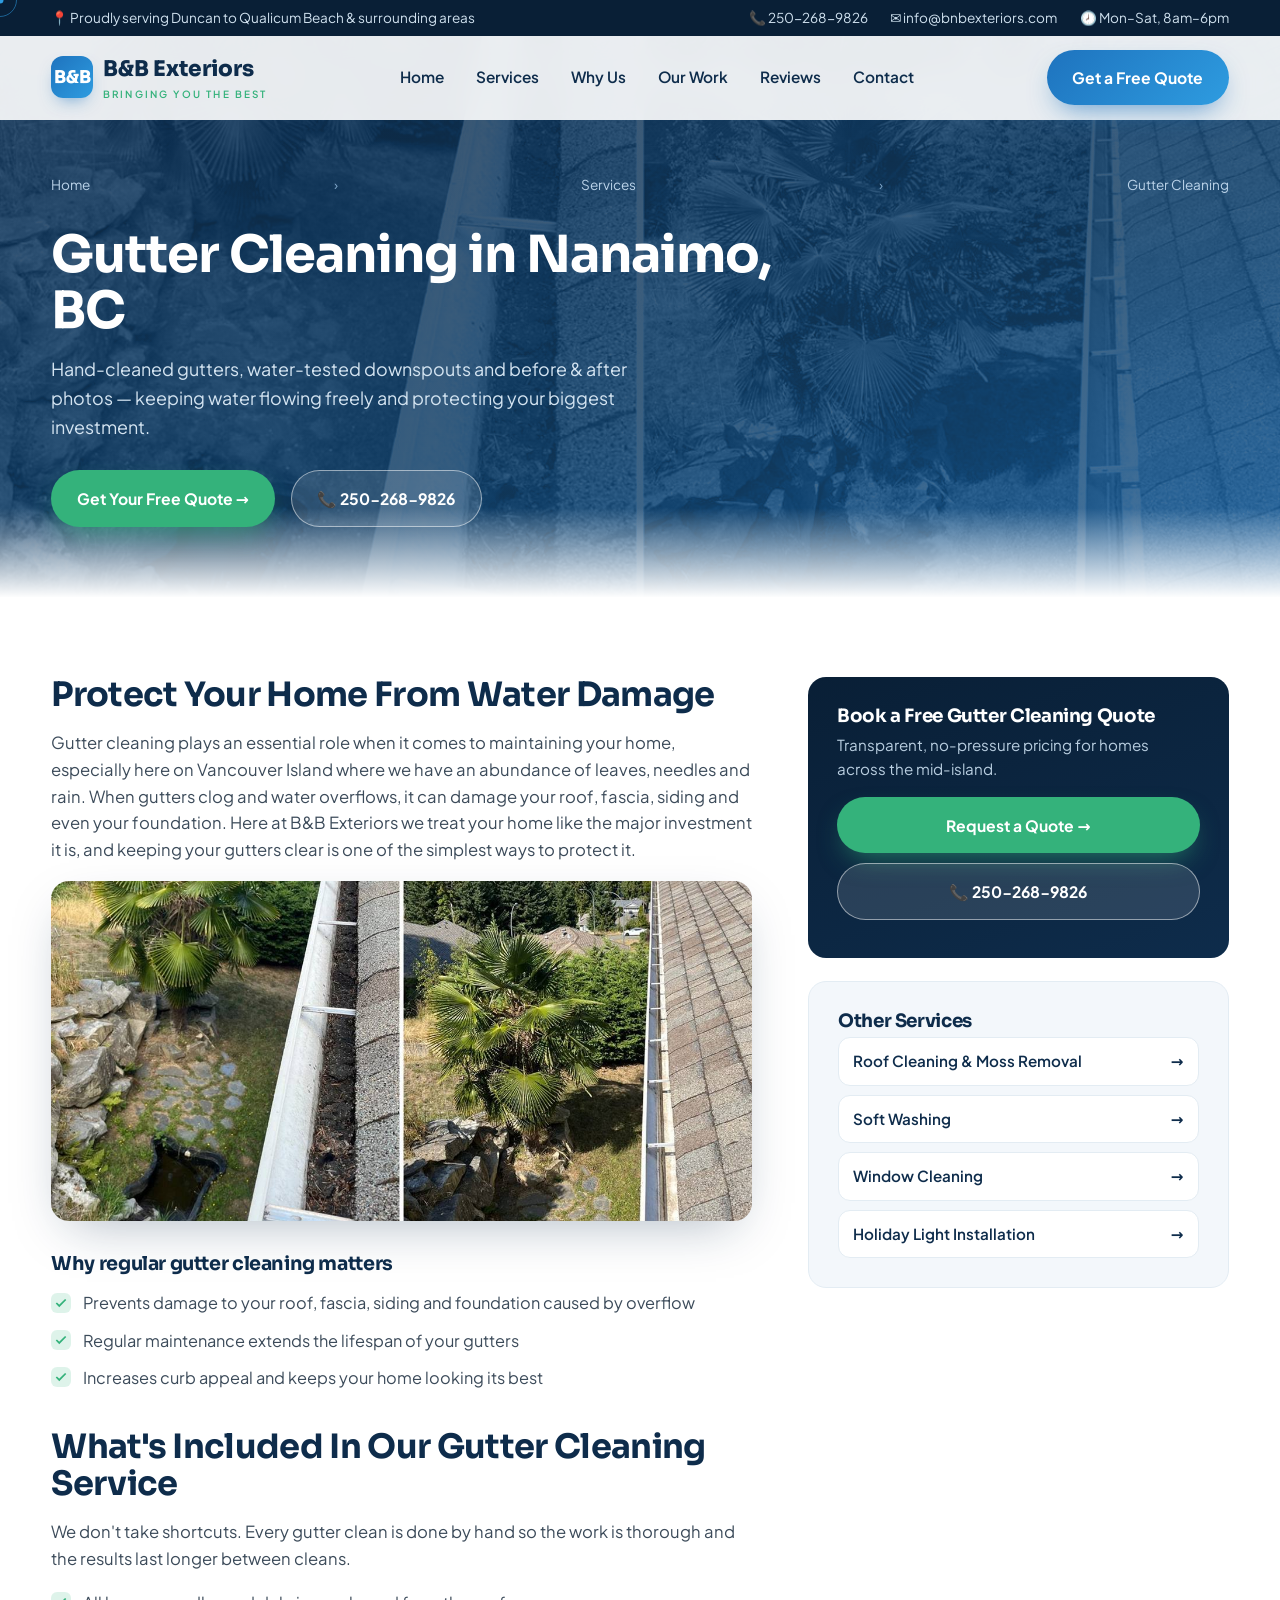
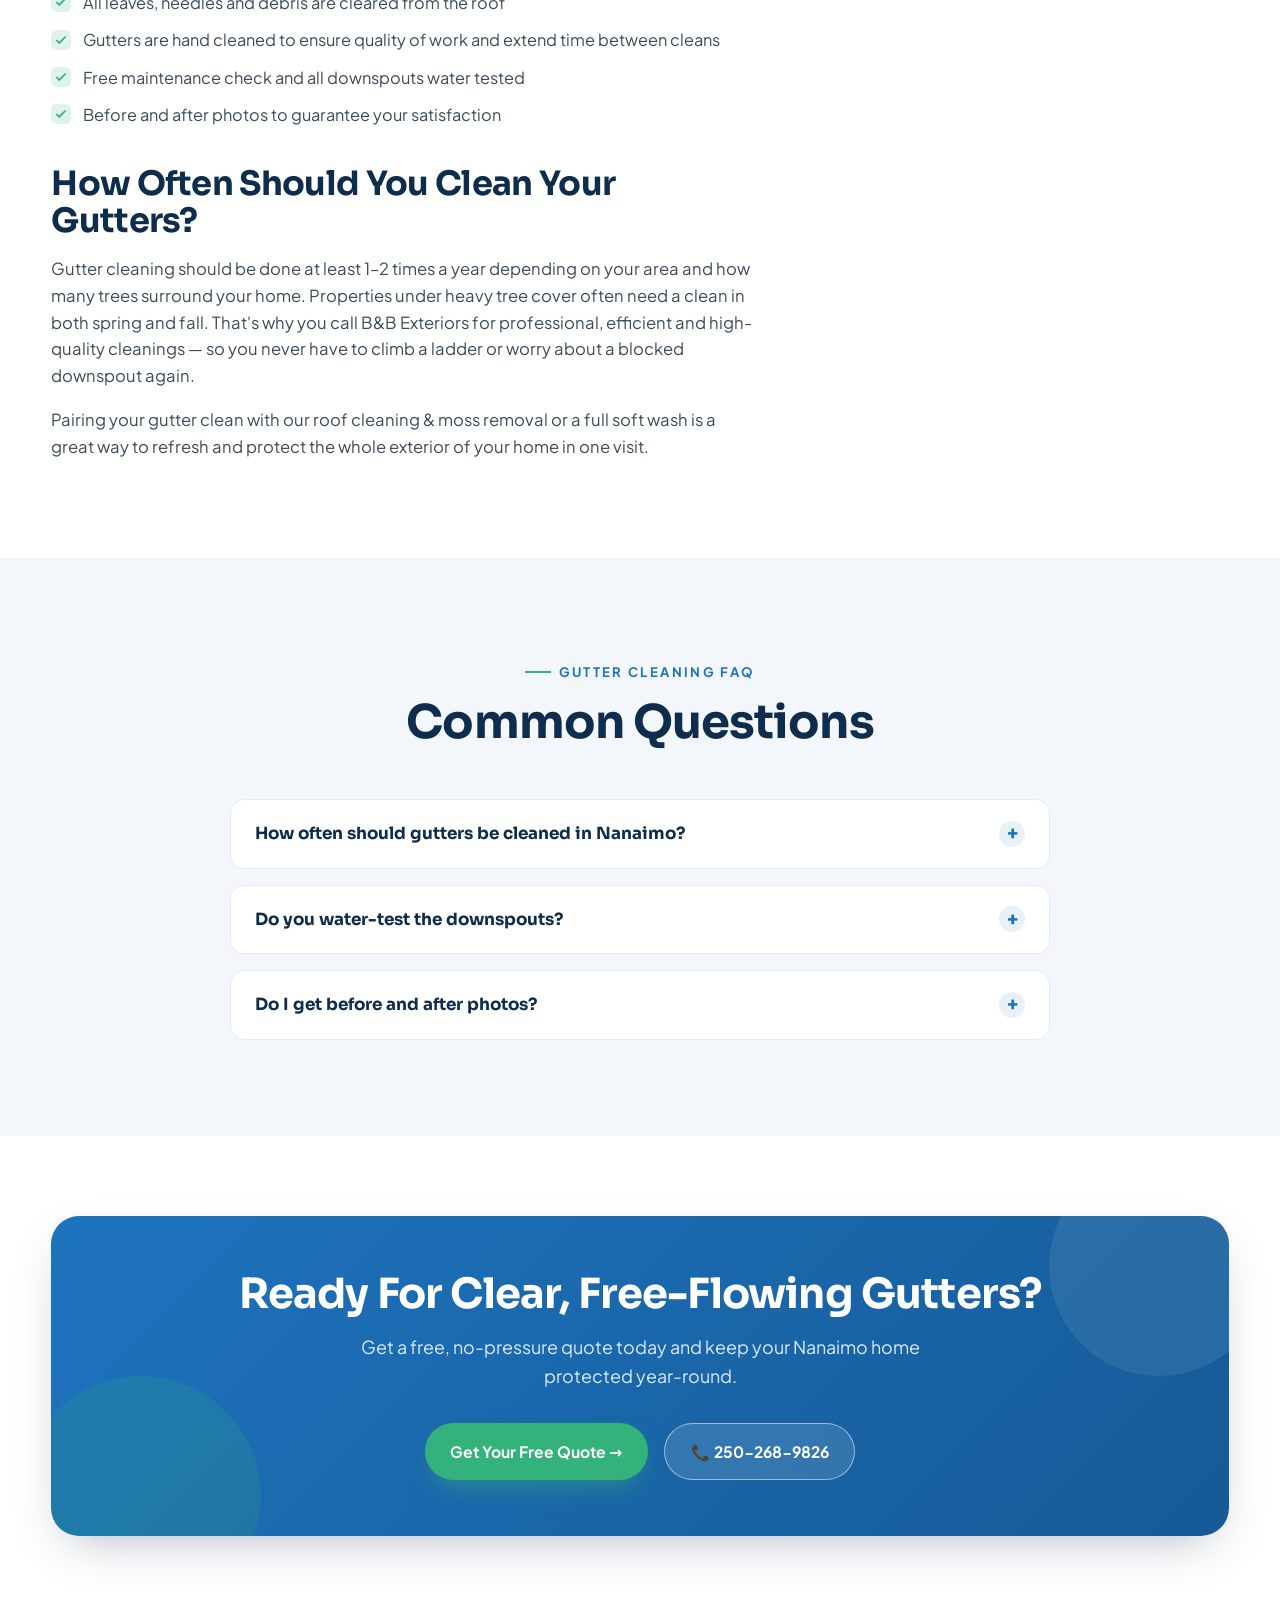
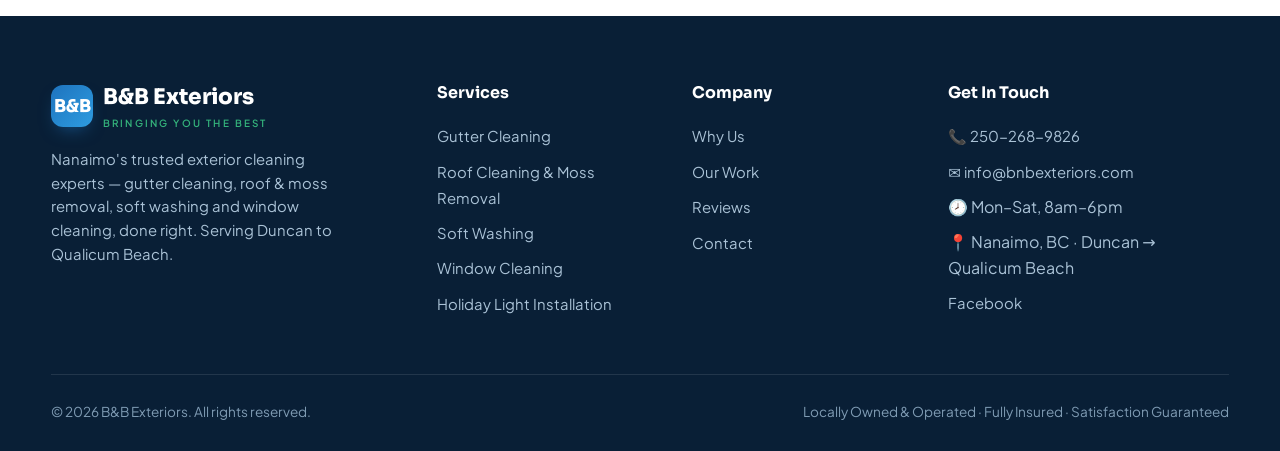
<file: gutter-cleaning-nanaimo/index.html>
<!DOCTYPE html>
<html lang="en">
<head>
<meta charset="UTF-8" />
<meta name="viewport" content="width=device-width, initial-scale=1.0" />
<title>Gutter Cleaning Nanaimo, BC | B&amp;B Exteriors</title>
<meta name="description" content="Professional gutter cleaning in Nanaimo &amp; across Vancouver Island. We hand-clear leaves, needles &amp; debris, water-test every downspout and send before/after photos. Free quote — call 250-268-9826." />
<link rel="canonical" href="https://www.bnbexteriors.com/gutter-cleaning-nanaimo/" />
<meta name="robots" content="index, follow" />
<meta name="theme-color" content="#0E2C4B" />
<meta property="og:type" content="website" />
<meta property="og:site_name" content="B&amp;B Exteriors" />
<meta property="og:title" content="Gutter Cleaning Nanaimo, BC | B&amp;B Exteriors" />
<meta property="og:description" content="Hand-cleaned gutters, water-tested downspouts and before/after photos. Nanaimo's trusted exterior cleaning team. Free quotes." />
<meta property="og:url" content="https://www.bnbexteriors.com/gutter-cleaning-nanaimo/" />
<meta property="og:image" content="https://www.bnbexteriors.com/assets/gutter-cleaning-nanaimo-detail.jpg" />
<meta property="og:locale" content="en_CA" />
<meta name="twitter:card" content="summary_large_image" />
<meta name="twitter:title" content="Gutter Cleaning Nanaimo, BC | B&amp;B Exteriors" />
<meta name="twitter:description" content="Hand-cleaned gutters, water-tested downspouts and before/after photos. Free quotes — 250-268-9826." />
<meta name="twitter:image" content="https://www.bnbexteriors.com/assets/gutter-cleaning-nanaimo-detail.jpg" />
<link rel="icon" href="/favicon.ico" sizes="any" />
<link rel="icon" type="image/png" href="/assets/favicon-32.png" sizes="32x32" />
<link rel="apple-touch-icon" href="/assets/apple-touch-icon.png" />
<link rel="stylesheet" href="/assets/site.css" />
<style>.subhero{--hero-bg:url('/assets/gutter-cleaning-nanaimo-detail.jpg')}</style>
<script type="application/ld+json">
{
  "@context": "https://schema.org",
  "@graph": [
    {
      "@type": "Service",
      "serviceType": "Gutter Cleaning",
      "name": "Gutter Cleaning in Nanaimo, BC",
      "url": "https://www.bnbexteriors.com/gutter-cleaning-nanaimo/",
      "description": "Professional hand gutter cleaning in Nanaimo and across Vancouver Island. We remove all leaves, needles and debris, water-test downspouts, perform a free maintenance check and provide before/after photos.",
      "provider": {
        "@type": "HomeAndConstructionBusiness",
        "name": "B&B Exteriors",
        "telephone": "+1-250-268-9826",
        "url": "https://www.bnbexteriors.com/",
        "address": {"@type":"PostalAddress","addressLocality":"Nanaimo","addressRegion":"BC","addressCountry":"CA"}
      },
      "areaServed": [{"@type":"City","name":"Nanaimo"},{"@type":"City","name":"Duncan"},{"@type":"City","name":"Qualicum Beach"}]
    },
    {
      "@type": "BreadcrumbList",
      "itemListElement": [
        {"@type":"ListItem","position":1,"name":"Home","item":"https://www.bnbexteriors.com/"},
        {"@type":"ListItem","position":2,"name":"Services","item":"https://www.bnbexteriors.com/#services"},
        {"@type":"ListItem","position":3,"name":"Gutter Cleaning","item":"https://www.bnbexteriors.com/gutter-cleaning-nanaimo/"}
      ]
    },
    {
      "@type": "FAQPage",
      "mainEntity": [
        {"@type":"Question","name":"How often should gutters be cleaned in Nanaimo?","acceptedAnswer":{"@type":"Answer","text":"Gutter cleaning should be done at least 1–2 times a year depending on your area. With the abundance of leaves, needles and rain on Vancouver Island, twice a year keeps water flowing freely and protects your home."}},
        {"@type":"Question","name":"Do you water-test the downspouts?","acceptedAnswer":{"@type":"Answer","text":"Yes. Every downspout is water tested as part of the service, and we include a free maintenance check so you know your gutter system is draining properly."}},
        {"@type":"Question","name":"Do I get before and after photos?","acceptedAnswer":{"@type":"Answer","text":"Always. We provide before and after photos to guarantee your satisfaction and show exactly what was done."}}
      ]
    }
  ]
}
</script>
</head>
<body>
<div class="cur-dot"></div><div class="cur-ring"></div>

<header id="header">
  <div class="topbar"><div class="wrap">
    <div class="tb-l">📍 Proudly serving Duncan to Qualicum Beach &amp; surrounding areas</div>
    <div class="tb-r">
      <a href="tel:+12502689826">📞 250-268-9826</a>
      <a href="mailto:info@bnbexteriors.com">✉️ info@bnbexteriors.com</a>
      <span>🕗 Mon–Sat, 8am–6pm</span>
    </div>
  </div></div>
  <div class="navbar"><nav class="wrap">
    <a href="/" class="logo" aria-label="B&amp;B Exteriors home"><span class="mark">B&amp;B</span><span>B&amp;B Exteriors<small>Bringing You The Best</small></span></a>
    <ul class="nav-links" id="navlinks">
      <li><a href="/">Home</a></li>
      <li><a href="/#services">Services</a></li>
      <li><a href="/#why">Why Us</a></li>
      <li><a href="/#gallery">Our Work</a></li>
      <li><a href="/#reviews">Reviews</a></li>
      <li><a href="/contact/">Contact</a></li>
    </ul>
    <div class="nav-cta">
      <a href="/contact/" class="btn btn-primary">Get a Free Quote</a>
      <button class="menu-btn" id="menuBtn" aria-label="Menu"><span></span><span></span><span></span></button>
    </div>
  </nav></div>
</header>

<section class="subhero">
  <div class="wrap">
    <nav class="crumbs" aria-label="Breadcrumb"><a href="/">Home</a> <span>›</span> <a href="/#services">Services</a> <span>›</span> Gutter Cleaning</nav>
    <h1>Gutter Cleaning in Nanaimo, BC</h1>
    <p>Hand-cleaned gutters, water-tested downspouts and before &amp; after photos — keeping water flowing freely and protecting your biggest investment.</p>
    <div class="hero-cta">
      <a href="/contact/" class="btn btn-green">Get Your Free Quote →</a>
      <a href="tel:+12502689826" class="btn btn-ghost">📞 250-268-9826</a>
    </div>
  </div>
</section>

<section class="svc-main">
  <div class="wrap svc-layout">
    <div class="svc-body">
      <h2>Protect Your Home From Water Damage</h2>
      <p>Gutter cleaning plays an essential role when it comes to maintaining your home, especially here on Vancouver Island where we have an abundance of leaves, needles and rain. When gutters clog and water overflows, it can damage your roof, fascia, siding and even your foundation. Here at B&amp;B Exteriors we treat your home like the major investment it is, and keeping your gutters clear is one of the simplest ways to protect it.</p>
      <figure class="svc-figure"><img src="/assets/gutter-cleaning-nanaimo-detail.jpg" alt="Hand gutter cleaning on a Nanaimo home, BC" /></figure>

      <h3>Why regular gutter cleaning matters</h3>
      <ul class="checks">
        <li>Prevents damage to your roof, fascia, siding and foundation caused by overflow</li>
        <li>Regular maintenance extends the lifespan of your gutters</li>
        <li>Increases curb appeal and keeps your home looking its best</li>
      </ul>

      <h2>What's Included In Our Gutter Cleaning Service</h2>
      <p>We don't take shortcuts. Every gutter clean is done by hand so the work is thorough and the results last longer between cleans.</p>
      <ul class="checks">
        <li>All leaves, needles and debris are cleared from the roof</li>
        <li>Gutters are hand cleaned to ensure quality of work and extend time between cleans</li>
        <li>Free maintenance check and all downspouts water tested</li>
        <li>Before and after photos to guarantee your satisfaction</li>
      </ul>

      <h2>How Often Should You Clean Your Gutters?</h2>
      <p>Gutter cleaning should be done at least 1–2 times a year depending on your area and how many trees surround your home. Properties under heavy tree cover often need a clean in both spring and fall. That's why you call B&amp;B Exteriors for professional, efficient and high-quality cleanings — so you never have to climb a ladder or worry about a blocked downspout again.</p>
      <p>Pairing your gutter clean with our <a href="/roof-cleaning-moss-removal-nanaimo/">roof cleaning &amp; moss removal</a> or a full <a href="/soft-washing-nanaimo/">soft wash</a> is a great way to refresh and protect the whole exterior of your home in one visit.</p>
    </div>

    <aside class="svc-aside">
      <div class="aside-card dark">
        <h3>Book a Free Gutter Cleaning Quote</h3>
        <p>Transparent, no-pressure pricing for homes across the mid-island.</p>
        <a href="/contact/" class="btn btn-green">Request a Quote →</a>
        <a href="tel:+12502689826" class="btn btn-ghost">📞 250-268-9826</a>
      </div>
      <div class="aside-card">
        <h3>Other Services</h3>
        <ul class="aside-links">
          <li><a href="/roof-cleaning-moss-removal-nanaimo/">Roof Cleaning &amp; Moss Removal <span>→</span></a></li>
          <li><a href="/soft-washing-nanaimo/">Soft Washing <span>→</span></a></li>
          <li><a href="/window-cleaning-nanaimo/">Window Cleaning <span>→</span></a></li>
          <li><a href="/holiday-light-installation-nanaimo/">Holiday Light Installation <span>→</span></a></li>
        </ul>
      </div>
    </aside>
  </div>
</section>

<section class="faq pad">
  <div class="wrap">
    <div class="sec-head"><span class="eyebrow">Gutter Cleaning FAQ</span><h2>Common Questions</h2></div>
    <div class="faq-list">
      <div class="faq-item"><button class="faq-q" type="button">How often should gutters be cleaned in Nanaimo?<span class="pm">+</span></button><div class="faq-a"><p>At least 1–2 times a year depending on your area. With the leaves, needles and rain on Vancouver Island, twice a year keeps water flowing freely and protects your home.</p></div></div>
      <div class="faq-item"><button class="faq-q" type="button">Do you water-test the downspouts?<span class="pm">+</span></button><div class="faq-a"><p>Yes — every downspout is water tested, and we include a free maintenance check so you know your gutter system is draining properly.</p></div></div>
      <div class="faq-item"><button class="faq-q" type="button">Do I get before and after photos?<span class="pm">+</span></button><div class="faq-a"><p>Always. We provide before and after photos to guarantee your satisfaction and show exactly what was done.</p></div></div>
    </div>
  </div>
</section>

<section class="cta-band"><div class="wrap"><div class="cta-inner">
  <h2>Ready For Clear, Free-Flowing Gutters?</h2>
  <p>Get a free, no-pressure quote today and keep your Nanaimo home protected year-round.</p>
  <div class="hero-cta"><a href="/contact/" class="btn btn-green">Get Your Free Quote →</a><a href="tel:+12502689826" class="btn btn-ghost">📞 250-268-9826</a></div>
</div></div></section>

<footer>
  <div class="wrap">
    <div class="f-grid">
      <div>
        <a href="/" class="logo"><span class="mark">B&amp;B</span><span style="color:#fff">B&amp;B Exteriors<small>Bringing You The Best</small></span></a>
        <p>Nanaimo's trusted exterior cleaning experts — gutter cleaning, roof &amp; moss removal, soft washing and window cleaning, done right. Serving Duncan to Qualicum Beach.</p>
      </div>
      <div><h5>Services</h5><ul>
        <li><a href="/gutter-cleaning-nanaimo/">Gutter Cleaning</a></li>
        <li><a href="/roof-cleaning-moss-removal-nanaimo/">Roof Cleaning &amp; Moss Removal</a></li>
        <li><a href="/soft-washing-nanaimo/">Soft Washing</a></li>
        <li><a href="/window-cleaning-nanaimo/">Window Cleaning</a></li>
        <li><a href="/holiday-light-installation-nanaimo/">Holiday Light Installation</a></li>
      </ul></div>
      <div><h5>Company</h5><ul>
        <li><a href="/#why">Why Us</a></li>
        <li><a href="/#gallery">Our Work</a></li>
        <li><a href="/#reviews">Reviews</a></li>
        <li><a href="/contact/">Contact</a></li>
      </ul></div>
      <div><h5>Get In Touch</h5><ul>
        <li><a href="tel:+12502689826">📞 250-268-9826</a></li>
        <li><a href="mailto:info@bnbexteriors.com">✉️ info@bnbexteriors.com</a></li>
        <li>🕗 Mon–Sat, 8am–6pm</li>
        <li>📍 Nanaimo, BC · Duncan → Qualicum Beach</li>
        <li><a href="https://www.facebook.com/profile.php?id=100092324195486" rel="noopener" target="_blank">Facebook</a></li>
      </ul></div>
    </div>
    <div class="f-bottom">
      <span>© 2026 B&amp;B Exteriors. All rights reserved.</span>
      <span>Locally Owned &amp; Operated · Fully Insured · Satisfaction Guaranteed</span>
    </div>
  </div>
</footer>
<script src="/assets/site.js" defer></script>
</body>
</html>
</file>
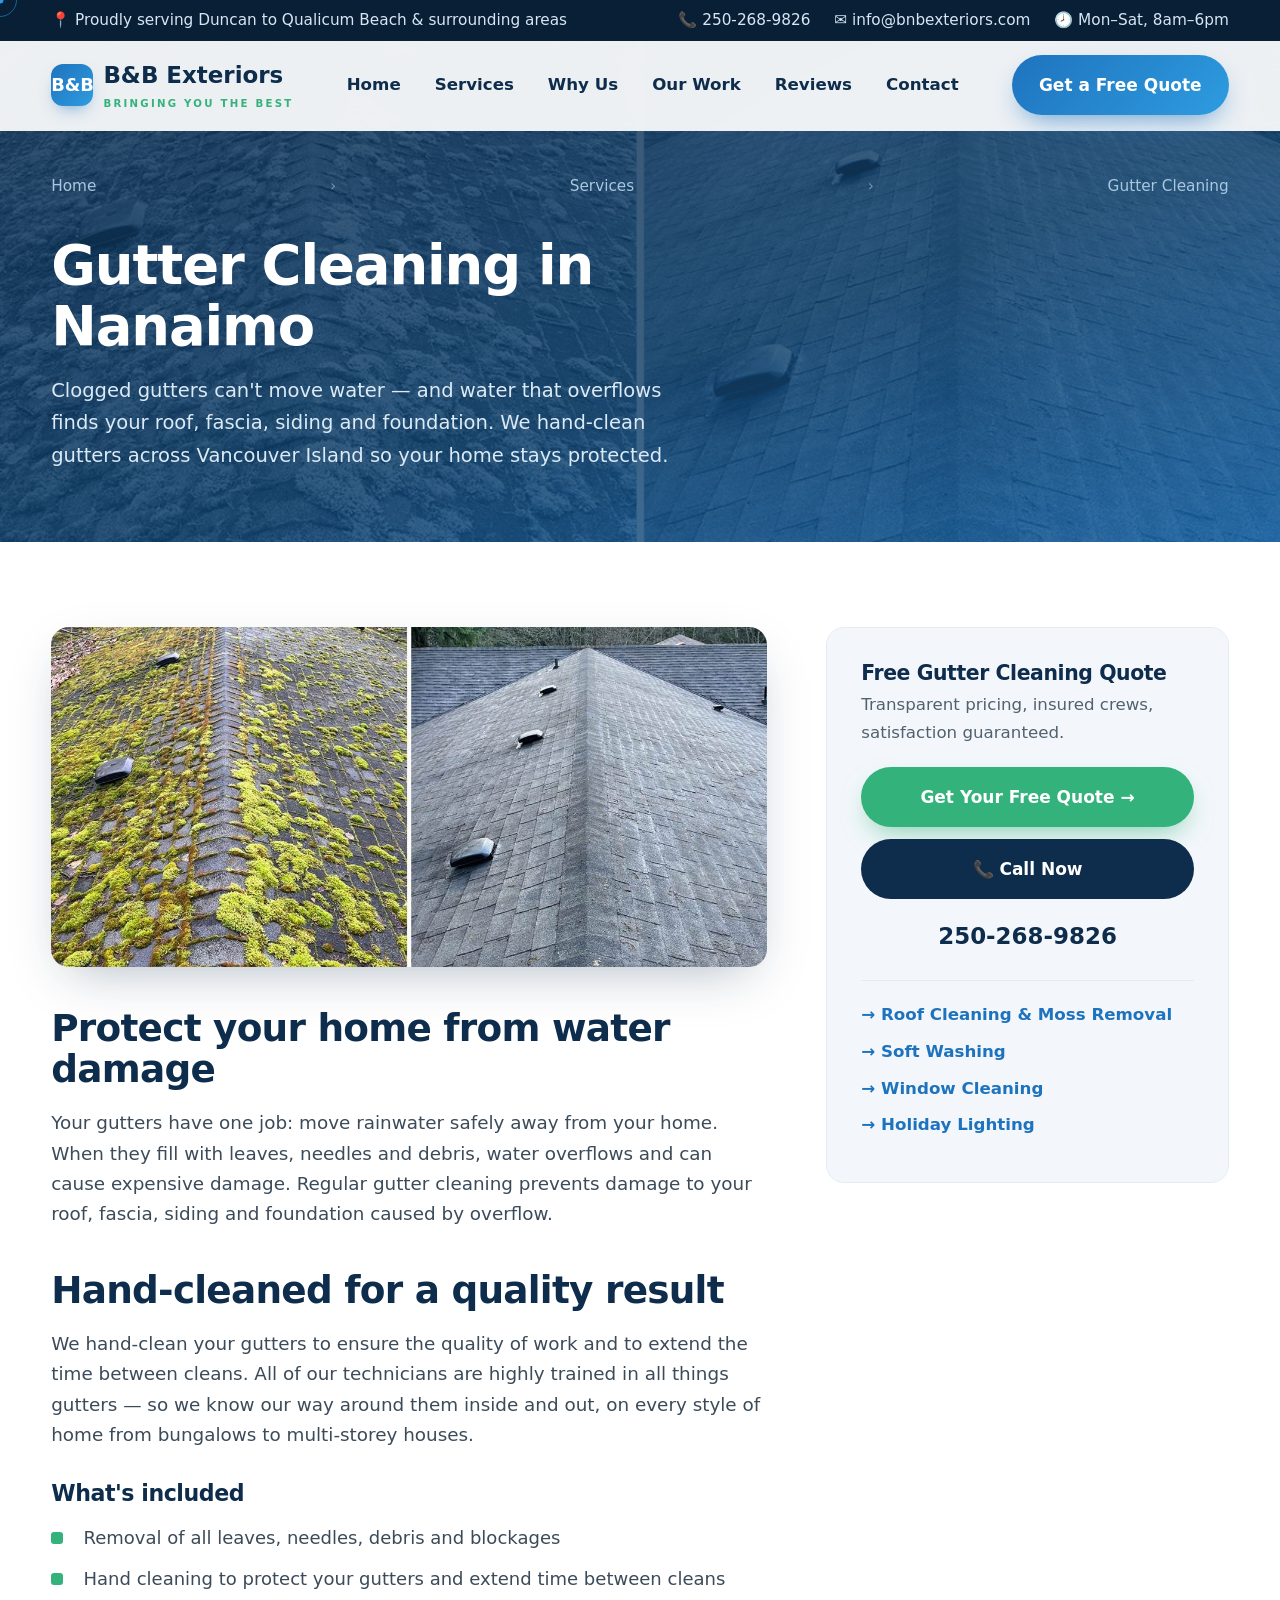
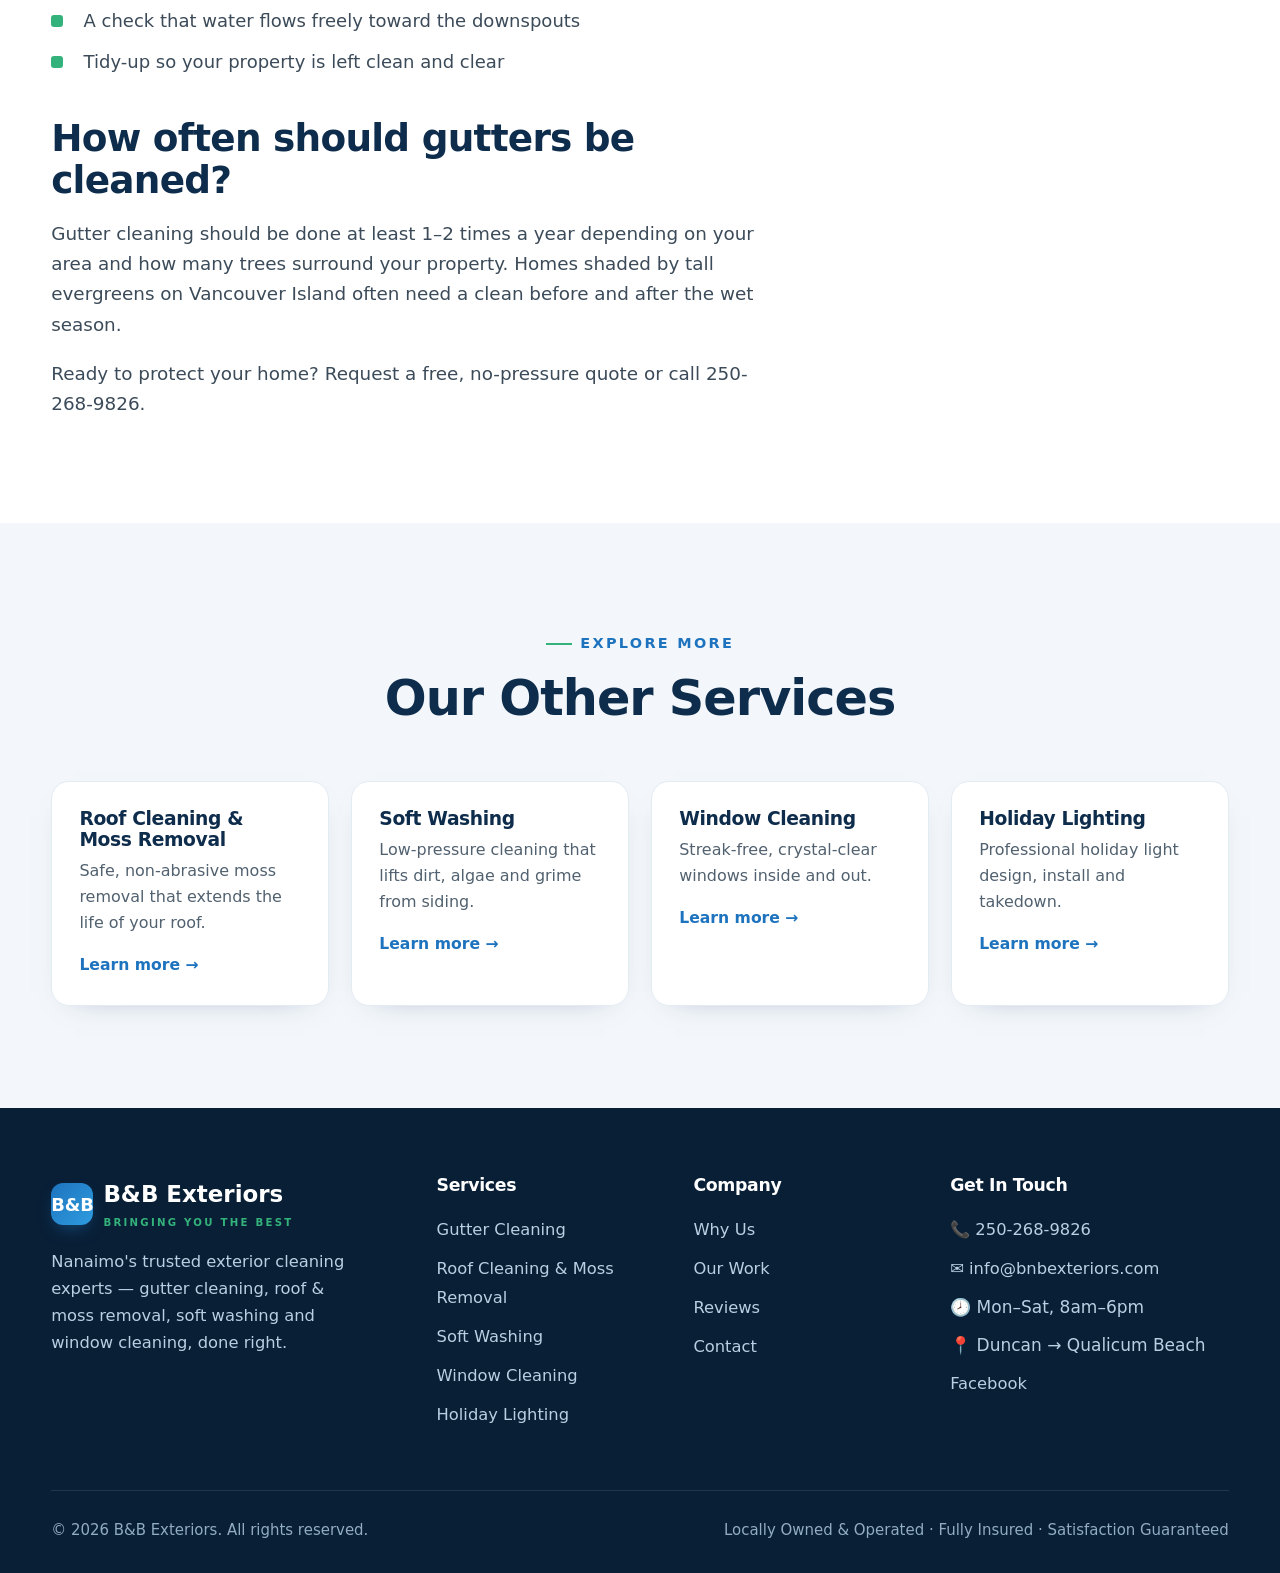
<file: gutter-cleaning/index.html>
<!DOCTYPE html>
<html lang="en">
<head>
<meta charset="UTF-8" />
<meta name="viewport" content="width=device-width, initial-scale=1.0" />
<title>Gutter Cleaning in Nanaimo | B&amp;B Exteriors</title>
<meta name="description" content="Professional gutter cleaning in Nanaimo &amp; Vancouver Island. We hand-clean gutters to prevent roof, fascia, siding &amp; foundation damage. Free quotes — call 250-268-9826." />
<link rel="canonical" href="https://www.bnbexteriors.com/gutter-cleaning/" />
<meta name="robots" content="index, follow" />
<meta name="theme-color" content="#0E2C4B" />
<meta property="og:type" content="website" />
<meta property="og:site_name" content="B&amp;B Exteriors" />
<meta property="og:title" content="Gutter Cleaning in Nanaimo | B&amp;B Exteriors" />
<meta property="og:description" content="Hand-cleaned gutters that keep water flowing and protect your roof, fascia and foundation. Serving Duncan to Qualicum Beach." />
<meta property="og:url" content="https://www.bnbexteriors.com/gutter-cleaning/" />
<meta property="og:image" content="https://www.bnbexteriors.com/og-image.jpg" />
<meta property="og:locale" content="en_CA" />
<meta name="twitter:card" content="summary_large_image" />
<meta name="twitter:title" content="Gutter Cleaning in Nanaimo | B&amp;B Exteriors" />
<meta name="twitter:description" content="Hand-cleaned gutters that protect your roof, fascia and foundation. Free quotes — call 250-268-9826." />
<meta name="twitter:image" content="https://www.bnbexteriors.com/og-image.jpg" />
<link rel="icon" href="/favicon.ico" sizes="any" />
<link rel="icon" type="image/svg+xml" href="/favicon.svg" />
<link rel="apple-touch-icon" href="/apple-touch-icon.png" />
<link rel="manifest" href="/site.webmanifest" />
<link rel="stylesheet" href="/styles.css" />
<style>.subhero::before{background-image:url('/images/gutter-cleaning-nanaimo.jpg')}</style>
<!-- Google Tag Manager placeholder — add the client's existing GTM-XXXXXXX here site-wide. See LOOSE-ENDS.md -->
<script type="application/ld+json">
{
  "@context":"https://schema.org","@type":"Service",
  "name":"Gutter Cleaning",
  "serviceType":"Gutter Cleaning",
  "description":"Professional hand gutter cleaning in Nanaimo and across mid-Vancouver Island. We clear leaves, debris and blockages so water flows freely and your home is protected from overflow damage.",
  "provider":{"@type":"HomeAndConstructionBusiness","name":"B&B Exteriors","telephone":"+1-250-268-9826","url":"https://www.bnbexteriors.com/"},
  "areaServed":["Nanaimo","Lantzville","Parksville","Qualicum Beach","Duncan","Chemainus"],
  "url":"https://www.bnbexteriors.com/gutter-cleaning/"
}
</script>
<script type="application/ld+json">
{
  "@context":"https://schema.org","@type":"BreadcrumbList",
  "itemListElement":[
    {"@type":"ListItem","position":1,"name":"Home","item":"https://www.bnbexteriors.com/"},
    {"@type":"ListItem","position":2,"name":"Gutter Cleaning","item":"https://www.bnbexteriors.com/gutter-cleaning/"}
  ]
}
</script>
</head>
<body>
<a class="skip-link" href="#main">Skip to content</a>
<div class="cur-dot"></div><div class="cur-ring"></div>

<header id="header">
  <div class="topbar"><div class="wrap">
    <div class="tb-l">📍 Proudly serving Duncan to Qualicum Beach &amp; surrounding areas</div>
    <div class="tb-r">
      <a href="tel:+12502689826">📞 250-268-9826</a>
      <a href="mailto:info@bnbexteriors.com">✉️ info@bnbexteriors.com</a>
      <span>🕗 Mon–Sat, 8am–6pm</span>
    </div>
  </div></div>
  <div class="navbar"><nav class="wrap" aria-label="Primary">
    <a href="/" class="logo" aria-label="B&amp;B Exteriors home"><span class="mark">B&amp;B</span><span>B&amp;B Exteriors<small>Bringing You The Best</small></span></a>
    <ul class="nav-links" id="navlinks">
      <li><a href="/">Home</a></li>
      <li><a href="/#services">Services</a></li>
      <li><a href="/#why">Why Us</a></li>
      <li><a href="/#gallery">Our Work</a></li>
      <li><a href="/#reviews">Reviews</a></li>
      <li><a href="/contact/">Contact</a></li>
    </ul>
    <div class="nav-cta">
      <a href="/contact/" class="btn btn-primary">Get a Free Quote</a>
      <button class="menu-btn" id="menuBtn" aria-label="Menu" aria-expanded="false"><span></span><span></span><span></span></button>
    </div>
  </nav></div>
</header>

<section class="subhero">
  <div class="wrap">
    <nav class="crumb" aria-label="Breadcrumb"><a href="/">Home</a><span>›</span><a href="/#services">Services</a><span>›</span> Gutter Cleaning</nav>
    <h1>Gutter Cleaning in Nanaimo</h1>
    <p>Clogged gutters can't move water — and water that overflows finds your roof, fascia, siding and foundation. We hand-clean gutters across Vancouver Island so your home stays protected.</p>
  </div>
</section>

<main id="main" class="content">
  <div class="wrap">
    <div class="prose">
      <img class="lead-img" src="/images/gutter-cleaning-nanaimo.jpg" width="760" height="340" alt="Gutter cleaning in Nanaimo, BC" />
      <h2>Protect your home from water damage</h2>
      <p>Your gutters have one job: move rainwater safely away from your home. When they fill with leaves, needles and debris, water overflows and can cause expensive damage. Regular gutter cleaning prevents damage to your roof, fascia, siding and foundation caused by overflow.</p>
      <h2>Hand-cleaned for a quality result</h2>
      <p>We hand-clean your gutters to ensure the quality of work and to extend the time between cleans. All of our technicians are highly trained in all things gutters — so we know our way around them inside and out, on every style of home from bungalows to multi-storey houses.</p>
      <h3>What's included</h3>
      <ul>
        <li>Removal of all leaves, needles, debris and blockages</li>
        <li>Hand cleaning to protect your gutters and extend time between cleans</li>
        <li>A check that water flows freely toward the downspouts</li>
        <li>Tidy-up so your property is left clean and clear</li>
      </ul>
      <h2>How often should gutters be cleaned?</h2>
      <p>Gutter cleaning should be done at least 1–2 times a year depending on your area and how many trees surround your property. Homes shaded by tall evergreens on Vancouver Island often need a clean before and after the wet season.</p>
      <p>Ready to protect your home? <a href="/contact/">Request a free, no-pressure quote</a> or call <a href="tel:+12502689826">250-268-9826</a>.</p>
    </div>
    <aside class="aside">
      <h3>Free Gutter Cleaning Quote</h3>
      <p>Transparent pricing, insured crews, satisfaction guaranteed.</p>
      <a href="/contact/" class="btn btn-green">Get Your Free Quote →</a>
      <a href="tel:+12502689826" class="btn btn-dark">📞 Call Now</a>
      <span class="phone">250-268-9826</span>
      <ul>
        <li><a href="/roof-cleaning-moss-removal/">→ Roof Cleaning &amp; Moss Removal</a></li>
        <li><a href="/soft-washing/">→ Soft Washing</a></li>
        <li><a href="/window-cleaning/">→ Window Cleaning</a></li>
        <li><a href="/holiday-lighting/">→ Holiday Lighting</a></li>
      </ul>
    </aside>
  </div>
</main>

<section class="services pad">
  <div class="wrap">
    <div class="sec-head"><span class="eyebrow">Explore More</span><h2>Our Other Services</h2></div>
    <div class="os-grid">
      <a class="os-card" href="/roof-cleaning-moss-removal/"><h3>Roof Cleaning &amp; Moss Removal</h3><p>Safe, non-abrasive moss removal that extends the life of your roof.</p><span class="more">Learn more →</span></a>
      <a class="os-card" href="/soft-washing/"><h3>Soft Washing</h3><p>Low-pressure cleaning that lifts dirt, algae and grime from siding.</p><span class="more">Learn more →</span></a>
      <a class="os-card" href="/window-cleaning/"><h3>Window Cleaning</h3><p>Streak-free, crystal-clear windows inside and out.</p><span class="more">Learn more →</span></a>
      <a class="os-card" href="/holiday-lighting/"><h3>Holiday Lighting</h3><p>Professional holiday light design, install and takedown.</p><span class="more">Learn more →</span></a>
    </div>
  </div>
</section>

<footer>
  <div class="wrap">
    <div class="f-grid">
      <div>
        <a href="/" class="logo"><span class="mark">B&amp;B</span><span style="color:#fff">B&amp;B Exteriors<small>Bringing You The Best</small></span></a>
        <p>Nanaimo's trusted exterior cleaning experts — gutter cleaning, roof &amp; moss removal, soft washing and window cleaning, done right.</p>
      </div>
      <div><h4>Services</h4><ul>
        <li><a href="/gutter-cleaning/">Gutter Cleaning</a></li>
        <li><a href="/roof-cleaning-moss-removal/">Roof Cleaning &amp; Moss Removal</a></li>
        <li><a href="/soft-washing/">Soft Washing</a></li>
        <li><a href="/window-cleaning/">Window Cleaning</a></li>
        <li><a href="/holiday-lighting/">Holiday Lighting</a></li>
      </ul></div>
      <div><h4>Company</h4><ul>
        <li><a href="/#why">Why Us</a></li>
        <li><a href="/#gallery">Our Work</a></li>
        <li><a href="/#reviews">Reviews</a></li>
        <li><a href="/contact/">Contact</a></li>
      </ul></div>
      <div><h4>Get In Touch</h4><ul>
        <li><a href="tel:+12502689826">📞 250-268-9826</a></li>
        <li><a href="mailto:info@bnbexteriors.com">✉️ info@bnbexteriors.com</a></li>
        <li>🕗 Mon–Sat, 8am–6pm</li>
        <li>📍 Duncan → Qualicum Beach</li>
        <li><a href="https://www.facebook.com/profile.php?id=100092324195486" rel="noopener" target="_blank">Facebook</a></li>
      </ul></div>
    </div>
    <div class="f-bottom">
      <span>© 2026 B&amp;B Exteriors. All rights reserved.</span>
      <span>Locally Owned &amp; Operated · Fully Insured · Satisfaction Guaranteed</span>
    </div>
  </div>
</footer>
<script src="/app.js" defer></script>
</body>
</html>
</file>
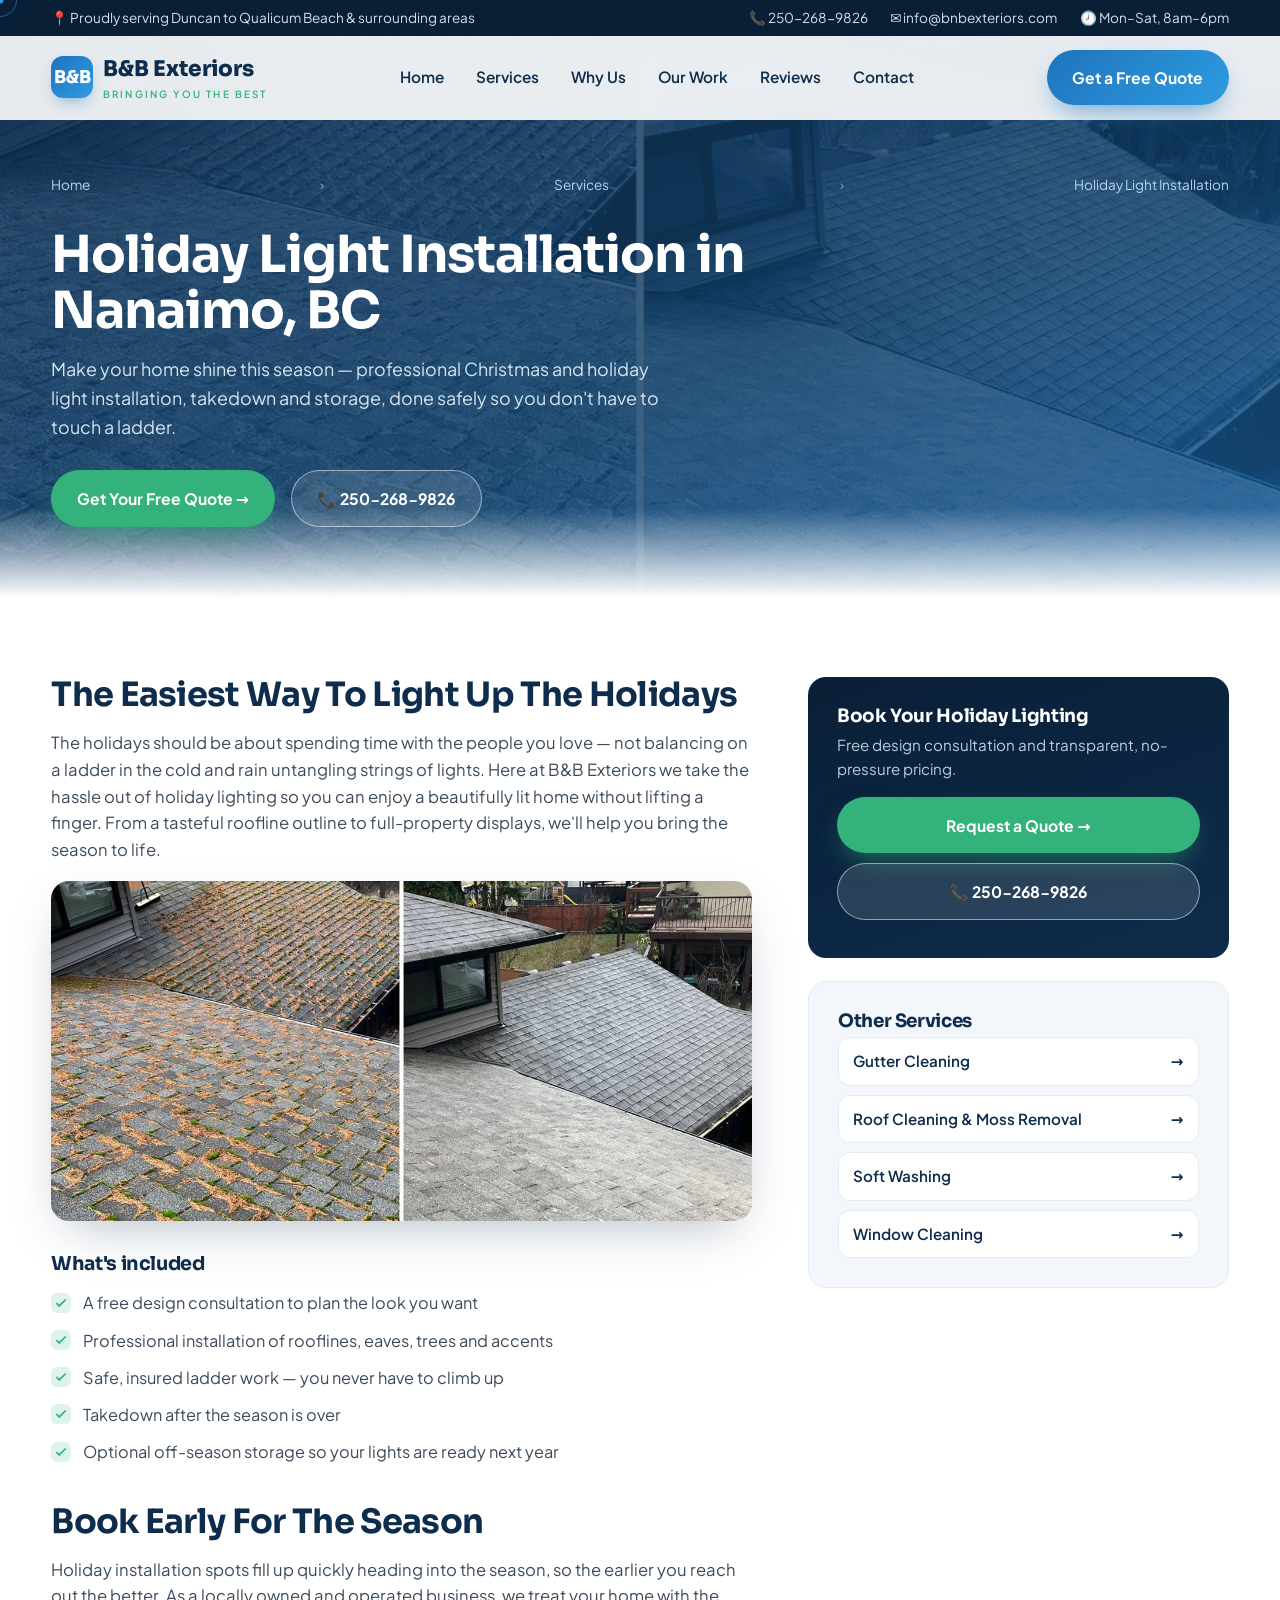
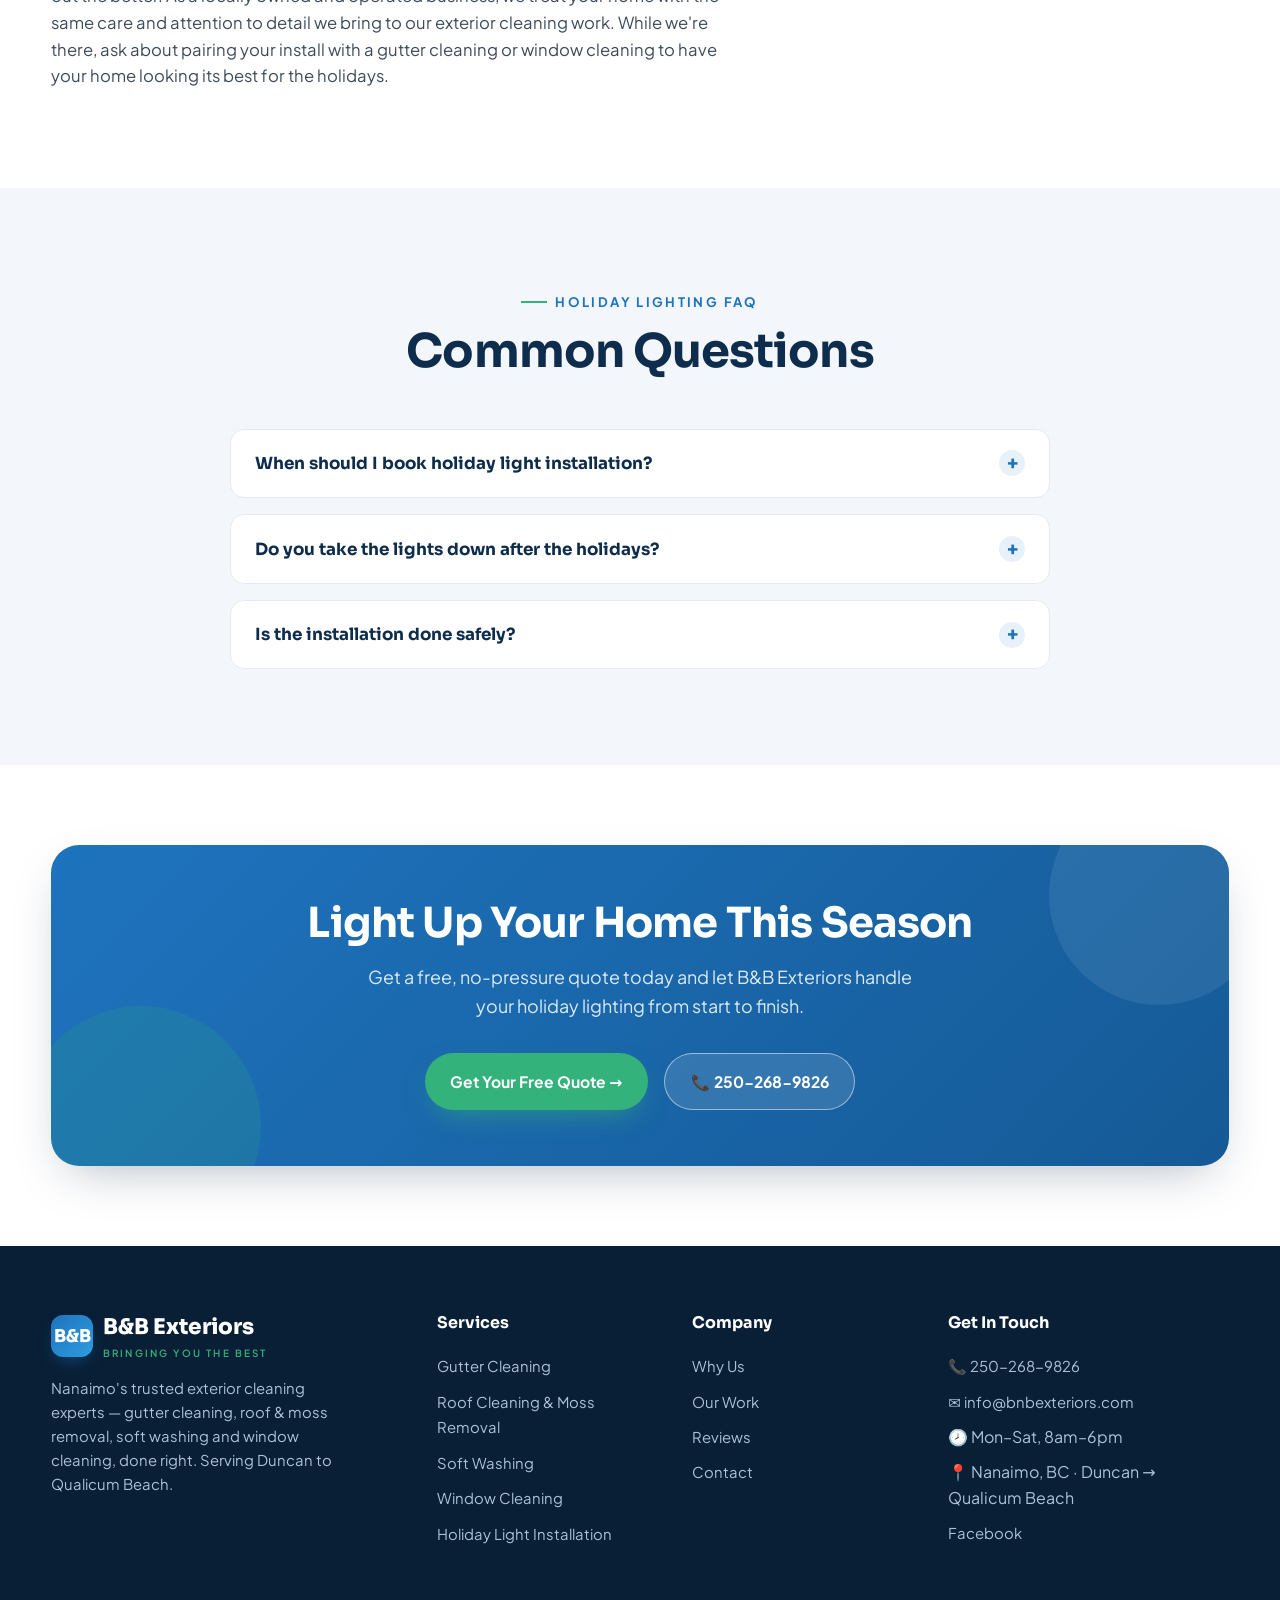
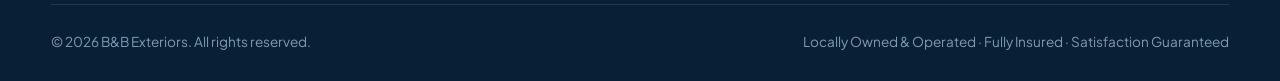
<file: holiday-light-installation-nanaimo/index.html>
<!DOCTYPE html>
<html lang="en">
<head>
<meta charset="UTF-8" />
<meta name="viewport" content="width=device-width, initial-scale=1.0" />
<title>Holiday Light Installation Nanaimo, BC | B&amp;B Exteriors</title>
<meta name="description" content="Professional Christmas &amp; holiday light installation in Nanaimo, BC. Design, hanging, takedown and storage — safe, hassle-free and done by insured pros. Book early. Free quote — 250-268-9826." />
<link rel="canonical" href="https://www.bnbexteriors.com/holiday-light-installation-nanaimo/" />
<meta name="robots" content="index, follow" />
<meta name="theme-color" content="#0E2C4B" />
<meta property="og:type" content="website" />
<meta property="og:site_name" content="B&amp;B Exteriors" />
<meta property="og:title" content="Holiday Light Installation Nanaimo, BC | B&amp;B Exteriors" />
<meta property="og:description" content="Professional Christmas &amp; holiday light installation — design, hanging, takedown and storage. Safe and hassle-free. Free quotes." />
<meta property="og:url" content="https://www.bnbexteriors.com/holiday-light-installation-nanaimo/" />
<meta property="og:image" content="https://www.bnbexteriors.com/assets/og-image.jpg" />
<meta property="og:locale" content="en_CA" />
<meta name="twitter:card" content="summary_large_image" />
<meta name="twitter:title" content="Holiday Light Installation Nanaimo, BC | B&amp;B Exteriors" />
<meta name="twitter:description" content="Professional Christmas &amp; holiday light installation — design, hanging, takedown and storage. Free quotes — 250-268-9826." />
<meta name="twitter:image" content="https://www.bnbexteriors.com/assets/og-image.jpg" />
<link rel="icon" href="/favicon.ico" sizes="any" />
<link rel="icon" type="image/png" href="/assets/favicon-32.png" sizes="32x32" />
<link rel="apple-touch-icon" href="/assets/apple-touch-icon.png" />
<link rel="stylesheet" href="/assets/site.css" />
<style>.subhero{--hero-bg:url('/assets/exterior-cleaning-nanaimo-home.jpg')}</style>
<script type="application/ld+json">
{
  "@context": "https://schema.org",
  "@graph": [
    {
      "@type": "Service",
      "serviceType": "Holiday Light Installation",
      "name": "Holiday Light Installation in Nanaimo, BC",
      "url": "https://www.bnbexteriors.com/holiday-light-installation-nanaimo/",
      "description": "Professional Christmas and holiday light installation in Nanaimo — design, hanging, takedown and storage, completed safely by insured technicians.",
      "provider": {
        "@type": "HomeAndConstructionBusiness",
        "name": "B&B Exteriors",
        "telephone": "+1-250-268-9826",
        "url": "https://www.bnbexteriors.com/",
        "address": {"@type":"PostalAddress","addressLocality":"Nanaimo","addressRegion":"BC","addressCountry":"CA"}
      },
      "areaServed": [{"@type":"City","name":"Nanaimo"},{"@type":"City","name":"Duncan"},{"@type":"City","name":"Qualicum Beach"}]
    },
    {
      "@type": "BreadcrumbList",
      "itemListElement": [
        {"@type":"ListItem","position":1,"name":"Home","item":"https://www.bnbexteriors.com/"},
        {"@type":"ListItem","position":2,"name":"Services","item":"https://www.bnbexteriors.com/#services"},
        {"@type":"ListItem","position":3,"name":"Holiday Light Installation","item":"https://www.bnbexteriors.com/holiday-light-installation-nanaimo/"}
      ]
    },
    {
      "@type": "FAQPage",
      "mainEntity": [
        {"@type":"Question","name":"When should I book holiday light installation?","acceptedAnswer":{"@type":"Answer","text":"We recommend booking early in the fall, as installation spots fill quickly heading into the holiday season. Reach out for a free quote and we'll get you on the schedule."}},
        {"@type":"Question","name":"Do you take the lights down after the holidays?","acceptedAnswer":{"@type":"Answer","text":"Yes. Our service includes takedown after the season, and we can store your lights so everything is ready to go again next year."}},
        {"@type":"Question","name":"Is the installation done safely?","acceptedAnswer":{"@type":"Answer","text":"Absolutely. All work is completed by trained, fully insured technicians following the same safety standards we apply to every job, so you never have to climb a ladder."}}
      ]
    }
  ]
}
</script>
</head>
<body>
<div class="cur-dot"></div><div class="cur-ring"></div>

<header id="header">
  <div class="topbar"><div class="wrap">
    <div class="tb-l">📍 Proudly serving Duncan to Qualicum Beach &amp; surrounding areas</div>
    <div class="tb-r">
      <a href="tel:+12502689826">📞 250-268-9826</a>
      <a href="mailto:info@bnbexteriors.com">✉️ info@bnbexteriors.com</a>
      <span>🕗 Mon–Sat, 8am–6pm</span>
    </div>
  </div></div>
  <div class="navbar"><nav class="wrap">
    <a href="/" class="logo" aria-label="B&amp;B Exteriors home"><span class="mark">B&amp;B</span><span>B&amp;B Exteriors<small>Bringing You The Best</small></span></a>
    <ul class="nav-links" id="navlinks">
      <li><a href="/">Home</a></li>
      <li><a href="/#services">Services</a></li>
      <li><a href="/#why">Why Us</a></li>
      <li><a href="/#gallery">Our Work</a></li>
      <li><a href="/#reviews">Reviews</a></li>
      <li><a href="/contact/">Contact</a></li>
    </ul>
    <div class="nav-cta">
      <a href="/contact/" class="btn btn-primary">Get a Free Quote</a>
      <button class="menu-btn" id="menuBtn" aria-label="Menu"><span></span><span></span><span></span></button>
    </div>
  </nav></div>
</header>

<section class="subhero">
  <div class="wrap">
    <nav class="crumbs" aria-label="Breadcrumb"><a href="/">Home</a> <span>›</span> <a href="/#services">Services</a> <span>›</span> Holiday Light Installation</nav>
    <h1>Holiday Light Installation in Nanaimo, BC</h1>
    <p>Make your home shine this season — professional Christmas and holiday light installation, takedown and storage, done safely so you don't have to touch a ladder.</p>
    <div class="hero-cta">
      <a href="/contact/" class="btn btn-green">Get Your Free Quote →</a>
      <a href="tel:+12502689826" class="btn btn-ghost">📞 250-268-9826</a>
    </div>
  </div>
</section>

<section class="svc-main">
  <div class="wrap svc-layout">
    <div class="svc-body">
      <h2>The Easiest Way To Light Up The Holidays</h2>
      <p>The holidays should be about spending time with the people you love — not balancing on a ladder in the cold and rain untangling strings of lights. Here at B&amp;B Exteriors we take the hassle out of holiday lighting so you can enjoy a beautifully lit home without lifting a finger. From a tasteful roofline outline to full-property displays, we'll help you bring the season to life.</p>
      <figure class="svc-figure"><img src="/assets/exterior-cleaning-nanaimo-home.jpg" alt="Home in Nanaimo ready for holiday light installation" /></figure>

      <h3>What's included</h3>
      <ul class="checks">
        <li>A free design consultation to plan the look you want</li>
        <li>Professional installation of rooflines, eaves, trees and accents</li>
        <li>Safe, insured ladder work — you never have to climb up</li>
        <li>Takedown after the season is over</li>
        <li>Optional off-season storage so your lights are ready next year</li>
      </ul>

      <h2>Book Early For The Season</h2>
      <p>Holiday installation spots fill up quickly heading into the season, so the earlier you reach out the better. As a locally owned and operated business, we treat your home with the same care and attention to detail we bring to our exterior cleaning work. While we're there, ask about pairing your install with a <a href="/gutter-cleaning-nanaimo/">gutter cleaning</a> or <a href="/window-cleaning-nanaimo/">window cleaning</a> to have your home looking its best for the holidays.</p>
    </div>

    <aside class="svc-aside">
      <div class="aside-card dark">
        <h3>Book Your Holiday Lighting</h3>
        <p>Free design consultation and transparent, no-pressure pricing.</p>
        <a href="/contact/" class="btn btn-green">Request a Quote →</a>
        <a href="tel:+12502689826" class="btn btn-ghost">📞 250-268-9826</a>
      </div>
      <div class="aside-card">
        <h3>Other Services</h3>
        <ul class="aside-links">
          <li><a href="/gutter-cleaning-nanaimo/">Gutter Cleaning <span>→</span></a></li>
          <li><a href="/roof-cleaning-moss-removal-nanaimo/">Roof Cleaning &amp; Moss Removal <span>→</span></a></li>
          <li><a href="/soft-washing-nanaimo/">Soft Washing <span>→</span></a></li>
          <li><a href="/window-cleaning-nanaimo/">Window Cleaning <span>→</span></a></li>
        </ul>
      </div>
    </aside>
  </div>
</section>

<section class="faq pad">
  <div class="wrap">
    <div class="sec-head"><span class="eyebrow">Holiday Lighting FAQ</span><h2>Common Questions</h2></div>
    <div class="faq-list">
      <div class="faq-item"><button class="faq-q" type="button">When should I book holiday light installation?<span class="pm">+</span></button><div class="faq-a"><p>We recommend booking early in the fall, as installation spots fill quickly heading into the holiday season. Reach out for a free quote and we'll get you on the schedule.</p></div></div>
      <div class="faq-item"><button class="faq-q" type="button">Do you take the lights down after the holidays?<span class="pm">+</span></button><div class="faq-a"><p>Yes — our service includes takedown after the season, and we can store your lights so everything is ready to go again next year.</p></div></div>
      <div class="faq-item"><button class="faq-q" type="button">Is the installation done safely?<span class="pm">+</span></button><div class="faq-a"><p>Absolutely. All work is completed by trained, fully insured technicians following the same safety standards we apply to every job, so you never have to climb a ladder.</p></div></div>
    </div>
  </div>
</section>

<section class="cta-band"><div class="wrap"><div class="cta-inner">
  <h2>Light Up Your Home This Season</h2>
  <p>Get a free, no-pressure quote today and let B&amp;B Exteriors handle your holiday lighting from start to finish.</p>
  <div class="hero-cta"><a href="/contact/" class="btn btn-green">Get Your Free Quote →</a><a href="tel:+12502689826" class="btn btn-ghost">📞 250-268-9826</a></div>
</div></div></section>

<footer>
  <div class="wrap">
    <div class="f-grid">
      <div>
        <a href="/" class="logo"><span class="mark">B&amp;B</span><span style="color:#fff">B&amp;B Exteriors<small>Bringing You The Best</small></span></a>
        <p>Nanaimo's trusted exterior cleaning experts — gutter cleaning, roof &amp; moss removal, soft washing and window cleaning, done right. Serving Duncan to Qualicum Beach.</p>
      </div>
      <div><h5>Services</h5><ul>
        <li><a href="/gutter-cleaning-nanaimo/">Gutter Cleaning</a></li>
        <li><a href="/roof-cleaning-moss-removal-nanaimo/">Roof Cleaning &amp; Moss Removal</a></li>
        <li><a href="/soft-washing-nanaimo/">Soft Washing</a></li>
        <li><a href="/window-cleaning-nanaimo/">Window Cleaning</a></li>
        <li><a href="/holiday-light-installation-nanaimo/">Holiday Light Installation</a></li>
      </ul></div>
      <div><h5>Company</h5><ul>
        <li><a href="/#why">Why Us</a></li>
        <li><a href="/#gallery">Our Work</a></li>
        <li><a href="/#reviews">Reviews</a></li>
        <li><a href="/contact/">Contact</a></li>
      </ul></div>
      <div><h5>Get In Touch</h5><ul>
        <li><a href="tel:+12502689826">📞 250-268-9826</a></li>
        <li><a href="mailto:info@bnbexteriors.com">✉️ info@bnbexteriors.com</a></li>
        <li>🕗 Mon–Sat, 8am–6pm</li>
        <li>📍 Nanaimo, BC · Duncan → Qualicum Beach</li>
        <li><a href="https://www.facebook.com/profile.php?id=100092324195486" rel="noopener" target="_blank">Facebook</a></li>
      </ul></div>
    </div>
    <div class="f-bottom">
      <span>© 2026 B&amp;B Exteriors. All rights reserved.</span>
      <span>Locally Owned &amp; Operated · Fully Insured · Satisfaction Guaranteed</span>
    </div>
  </div>
</footer>
<script src="/assets/site.js" defer></script>
</body>
</html>
</file>
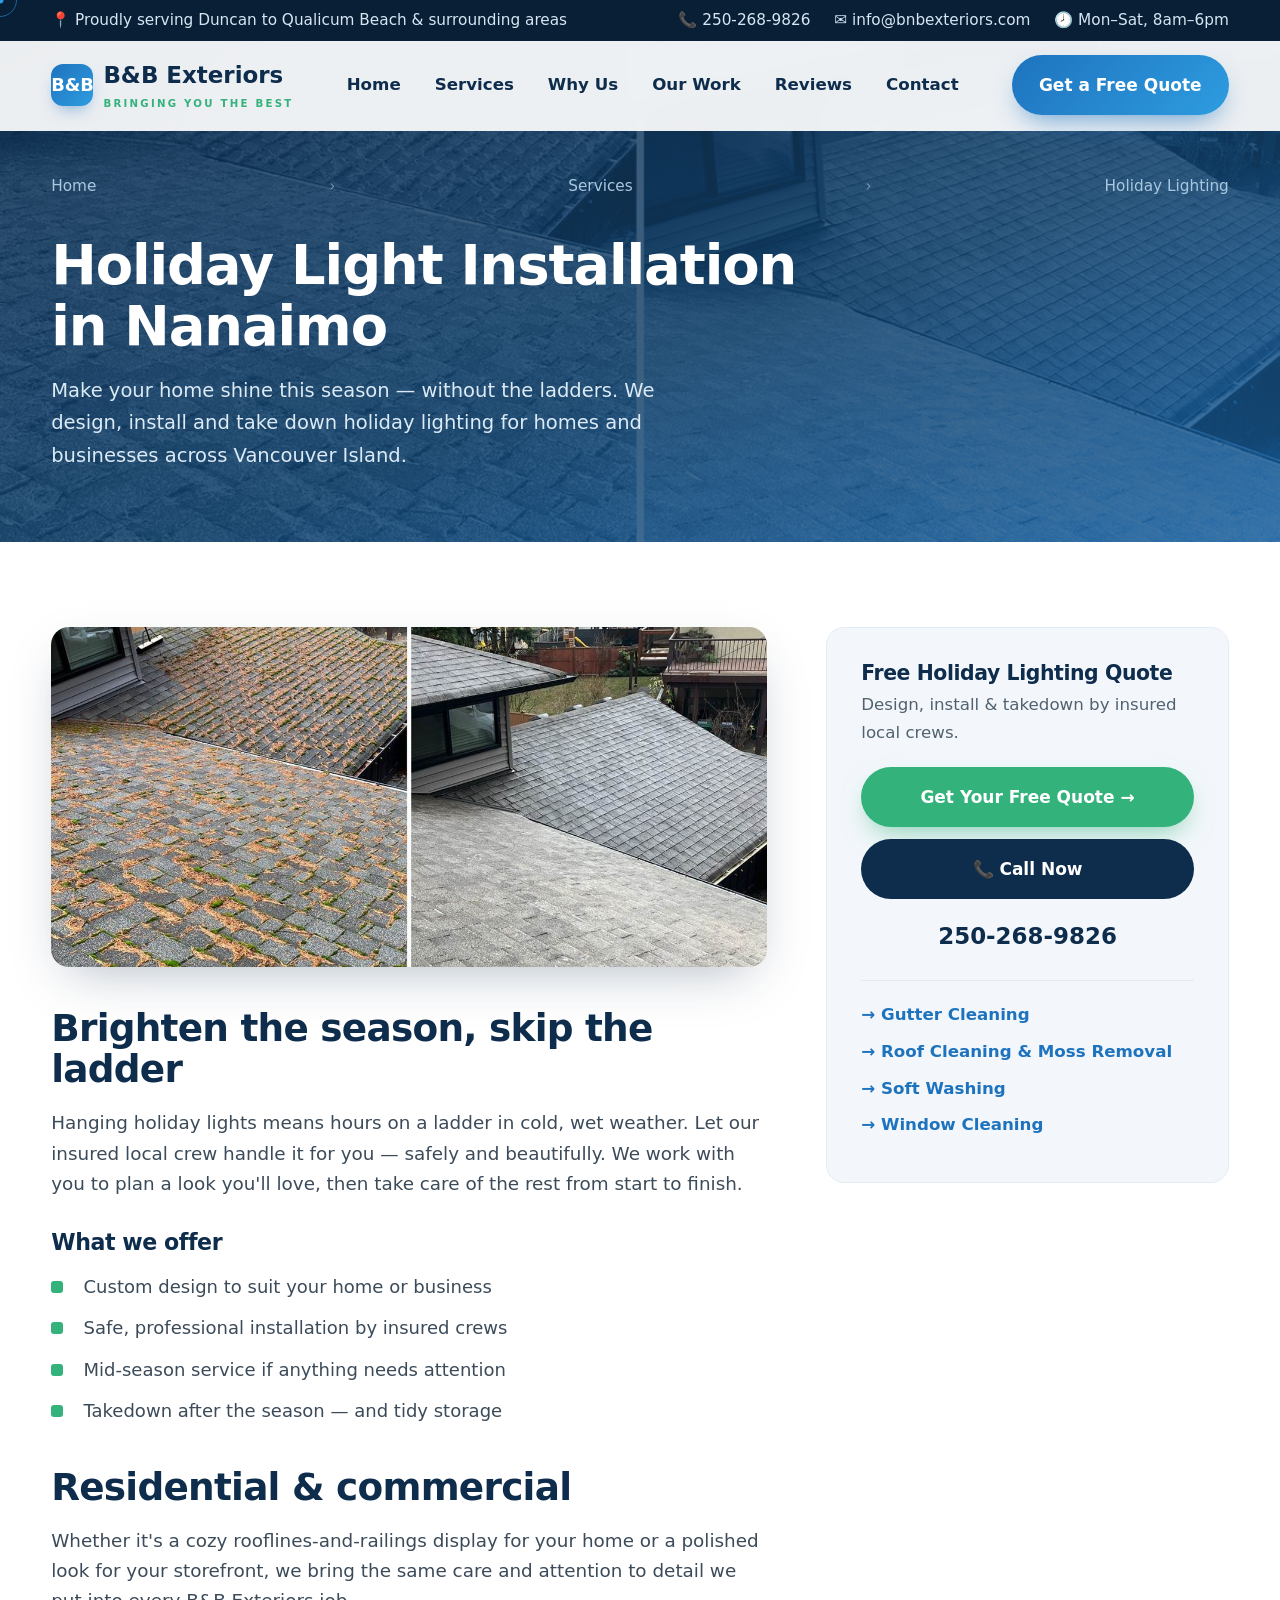
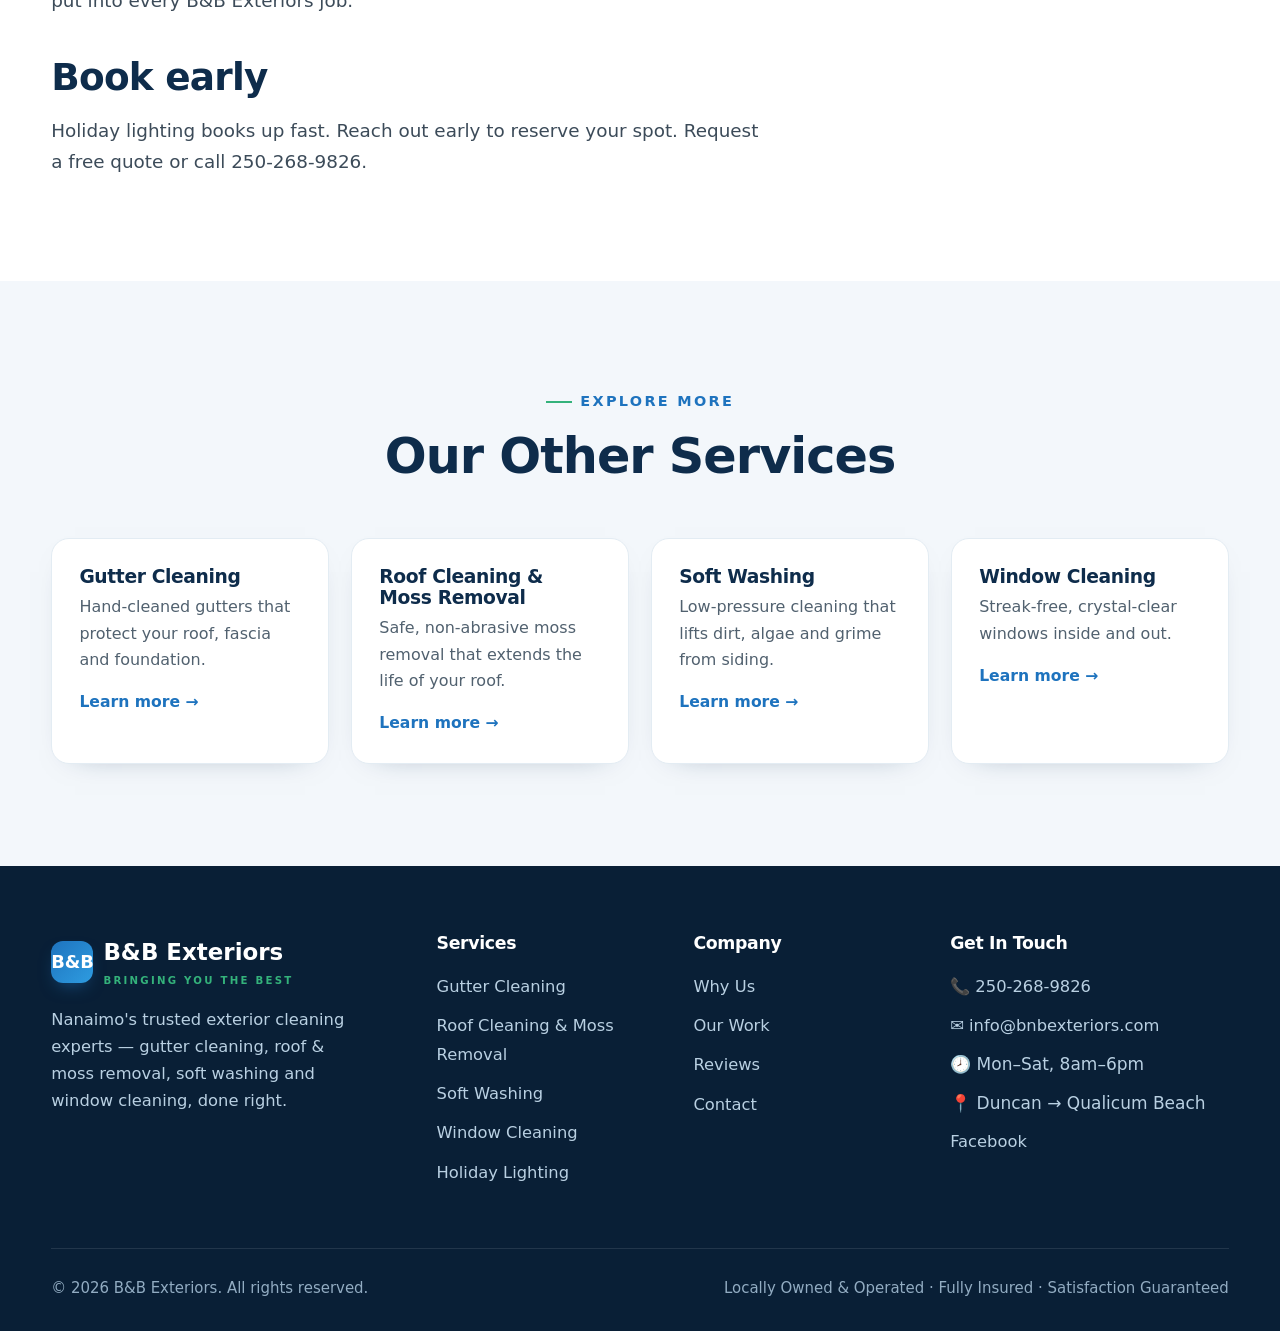
<file: holiday-lighting/index.html>
<!DOCTYPE html>
<html lang="en">
<head>
<meta charset="UTF-8" />
<meta name="viewport" content="width=device-width, initial-scale=1.0" />
<title>Holiday Light Installation in Nanaimo | B&amp;B Exteriors</title>
<meta name="description" content="Professional holiday light installation in Nanaimo &amp; Vancouver Island. Design, install, mid-season service &amp; takedown by insured crews. Book early — call 250-268-9826." />
<link rel="canonical" href="https://www.bnbexteriors.com/holiday-lighting/" />
<meta name="robots" content="index, follow" />
<meta name="theme-color" content="#0E2C4B" />
<meta property="og:type" content="website" />
<meta property="og:site_name" content="B&amp;B Exteriors" />
<meta property="og:title" content="Holiday Light Installation in Nanaimo | B&amp;B Exteriors" />
<meta property="og:description" content="Professional holiday light design, installation and takedown by insured crews. Serving Duncan to Qualicum Beach." />
<meta property="og:url" content="https://www.bnbexteriors.com/holiday-lighting/" />
<meta property="og:image" content="https://www.bnbexteriors.com/og-image.jpg" />
<meta property="og:locale" content="en_CA" />
<meta name="twitter:card" content="summary_large_image" />
<meta name="twitter:title" content="Holiday Light Installation in Nanaimo | B&amp;B Exteriors" />
<meta name="twitter:description" content="Design, install and takedown of holiday lights by insured local crews. Call 250-268-9826." />
<meta name="twitter:image" content="https://www.bnbexteriors.com/og-image.jpg" />
<link rel="icon" href="/favicon.ico" sizes="any" />
<link rel="icon" type="image/svg+xml" href="/favicon.svg" />
<link rel="apple-touch-icon" href="/apple-touch-icon.png" />
<link rel="manifest" href="/site.webmanifest" />
<link rel="stylesheet" href="/styles.css" />
<style>.subhero::before{background-image:url('/images/hero-exterior-cleaning-nanaimo.jpg')}</style>
<!-- Google Tag Manager placeholder — add the client's existing GTM-XXXXXXX here site-wide. See LOOSE-ENDS.md -->
<script type="application/ld+json">
{
  "@context":"https://schema.org","@type":"Service",
  "name":"Holiday Light Installation",
  "serviceType":"Holiday Lighting Installation",
  "description":"Professional holiday light installation in Nanaimo and across mid-Vancouver Island — design, safe installation, mid-season maintenance, takedown and storage by insured local crews.",
  "provider":{"@type":"HomeAndConstructionBusiness","name":"B&B Exteriors","telephone":"+1-250-268-9826","url":"https://www.bnbexteriors.com/"},
  "areaServed":["Nanaimo","Lantzville","Parksville","Qualicum Beach","Duncan","Chemainus"],
  "url":"https://www.bnbexteriors.com/holiday-lighting/"
}
</script>
<script type="application/ld+json">
{
  "@context":"https://schema.org","@type":"BreadcrumbList",
  "itemListElement":[
    {"@type":"ListItem","position":1,"name":"Home","item":"https://www.bnbexteriors.com/"},
    {"@type":"ListItem","position":2,"name":"Holiday Lighting","item":"https://www.bnbexteriors.com/holiday-lighting/"}
  ]
}
</script>
</head>
<body>
<a class="skip-link" href="#main">Skip to content</a>
<div class="cur-dot"></div><div class="cur-ring"></div>

<header id="header">
  <div class="topbar"><div class="wrap">
    <div class="tb-l">📍 Proudly serving Duncan to Qualicum Beach &amp; surrounding areas</div>
    <div class="tb-r">
      <a href="tel:+12502689826">📞 250-268-9826</a>
      <a href="mailto:info@bnbexteriors.com">✉️ info@bnbexteriors.com</a>
      <span>🕗 Mon–Sat, 8am–6pm</span>
    </div>
  </div></div>
  <div class="navbar"><nav class="wrap" aria-label="Primary">
    <a href="/" class="logo" aria-label="B&amp;B Exteriors home"><span class="mark">B&amp;B</span><span>B&amp;B Exteriors<small>Bringing You The Best</small></span></a>
    <ul class="nav-links" id="navlinks">
      <li><a href="/">Home</a></li>
      <li><a href="/#services">Services</a></li>
      <li><a href="/#why">Why Us</a></li>
      <li><a href="/#gallery">Our Work</a></li>
      <li><a href="/#reviews">Reviews</a></li>
      <li><a href="/contact/">Contact</a></li>
    </ul>
    <div class="nav-cta">
      <a href="/contact/" class="btn btn-primary">Get a Free Quote</a>
      <button class="menu-btn" id="menuBtn" aria-label="Menu" aria-expanded="false"><span></span><span></span><span></span></button>
    </div>
  </nav></div>
</header>

<section class="subhero">
  <div class="wrap">
    <nav class="crumb" aria-label="Breadcrumb"><a href="/">Home</a><span>›</span><a href="/#services">Services</a><span>›</span> Holiday Lighting</nav>
    <h1>Holiday Light Installation in Nanaimo</h1>
    <p>Make your home shine this season — without the ladders. We design, install and take down holiday lighting for homes and businesses across Vancouver Island.</p>
  </div>
</section>

<main id="main" class="content">
  <div class="wrap">
    <div class="prose">
      <img class="lead-img" src="/images/hero-exterior-cleaning-nanaimo.jpg" width="760" height="340" alt="Holiday light installation on a home in Nanaimo, BC" />
      <h2>Brighten the season, skip the ladder</h2>
      <p>Hanging holiday lights means hours on a ladder in cold, wet weather. Let our insured local crew handle it for you — safely and beautifully. We work with you to plan a look you'll love, then take care of the rest from start to finish.</p>
      <h3>What we offer</h3>
      <ul>
        <li>Custom design to suit your home or business</li>
        <li>Safe, professional installation by insured crews</li>
        <li>Mid-season service if anything needs attention</li>
        <li>Takedown after the season — and tidy storage</li>
      </ul>
      <h2>Residential &amp; commercial</h2>
      <p>Whether it's a cozy rooflines-and-railings display for your home or a polished look for your storefront, we bring the same care and attention to detail we put into every B&amp;B Exteriors job.</p>
      <h2>Book early</h2>
      <p>Holiday lighting books up fast. Reach out early to reserve your spot. <a href="/contact/">Request a free quote</a> or call <a href="tel:+12502689826">250-268-9826</a>.</p>
    </div>
    <aside class="aside">
      <h3>Free Holiday Lighting Quote</h3>
      <p>Design, install &amp; takedown by insured local crews.</p>
      <a href="/contact/" class="btn btn-green">Get Your Free Quote →</a>
      <a href="tel:+12502689826" class="btn btn-dark">📞 Call Now</a>
      <span class="phone">250-268-9826</span>
      <ul>
        <li><a href="/gutter-cleaning/">→ Gutter Cleaning</a></li>
        <li><a href="/roof-cleaning-moss-removal/">→ Roof Cleaning &amp; Moss Removal</a></li>
        <li><a href="/soft-washing/">→ Soft Washing</a></li>
        <li><a href="/window-cleaning/">→ Window Cleaning</a></li>
      </ul>
    </aside>
  </div>
</main>

<section class="services pad">
  <div class="wrap">
    <div class="sec-head"><span class="eyebrow">Explore More</span><h2>Our Other Services</h2></div>
    <div class="os-grid">
      <a class="os-card" href="/gutter-cleaning/"><h3>Gutter Cleaning</h3><p>Hand-cleaned gutters that protect your roof, fascia and foundation.</p><span class="more">Learn more →</span></a>
      <a class="os-card" href="/roof-cleaning-moss-removal/"><h3>Roof Cleaning &amp; Moss Removal</h3><p>Safe, non-abrasive moss removal that extends the life of your roof.</p><span class="more">Learn more →</span></a>
      <a class="os-card" href="/soft-washing/"><h3>Soft Washing</h3><p>Low-pressure cleaning that lifts dirt, algae and grime from siding.</p><span class="more">Learn more →</span></a>
      <a class="os-card" href="/window-cleaning/"><h3>Window Cleaning</h3><p>Streak-free, crystal-clear windows inside and out.</p><span class="more">Learn more →</span></a>
    </div>
  </div>
</section>

<footer>
  <div class="wrap">
    <div class="f-grid">
      <div>
        <a href="/" class="logo"><span class="mark">B&amp;B</span><span style="color:#fff">B&amp;B Exteriors<small>Bringing You The Best</small></span></a>
        <p>Nanaimo's trusted exterior cleaning experts — gutter cleaning, roof &amp; moss removal, soft washing and window cleaning, done right.</p>
      </div>
      <div><h4>Services</h4><ul>
        <li><a href="/gutter-cleaning/">Gutter Cleaning</a></li>
        <li><a href="/roof-cleaning-moss-removal/">Roof Cleaning &amp; Moss Removal</a></li>
        <li><a href="/soft-washing/">Soft Washing</a></li>
        <li><a href="/window-cleaning/">Window Cleaning</a></li>
        <li><a href="/holiday-lighting/">Holiday Lighting</a></li>
      </ul></div>
      <div><h4>Company</h4><ul>
        <li><a href="/#why">Why Us</a></li>
        <li><a href="/#gallery">Our Work</a></li>
        <li><a href="/#reviews">Reviews</a></li>
        <li><a href="/contact/">Contact</a></li>
      </ul></div>
      <div><h4>Get In Touch</h4><ul>
        <li><a href="tel:+12502689826">📞 250-268-9826</a></li>
        <li><a href="mailto:info@bnbexteriors.com">✉️ info@bnbexteriors.com</a></li>
        <li>🕗 Mon–Sat, 8am–6pm</li>
        <li>📍 Duncan → Qualicum Beach</li>
        <li><a href="https://www.facebook.com/profile.php?id=100092324195486" rel="noopener" target="_blank">Facebook</a></li>
      </ul></div>
    </div>
    <div class="f-bottom">
      <span>© 2026 B&amp;B Exteriors. All rights reserved.</span>
      <span>Locally Owned &amp; Operated · Fully Insured · Satisfaction Guaranteed</span>
    </div>
  </div>
</footer>
<script src="/app.js" defer></script>
</body>
</html>
</file>
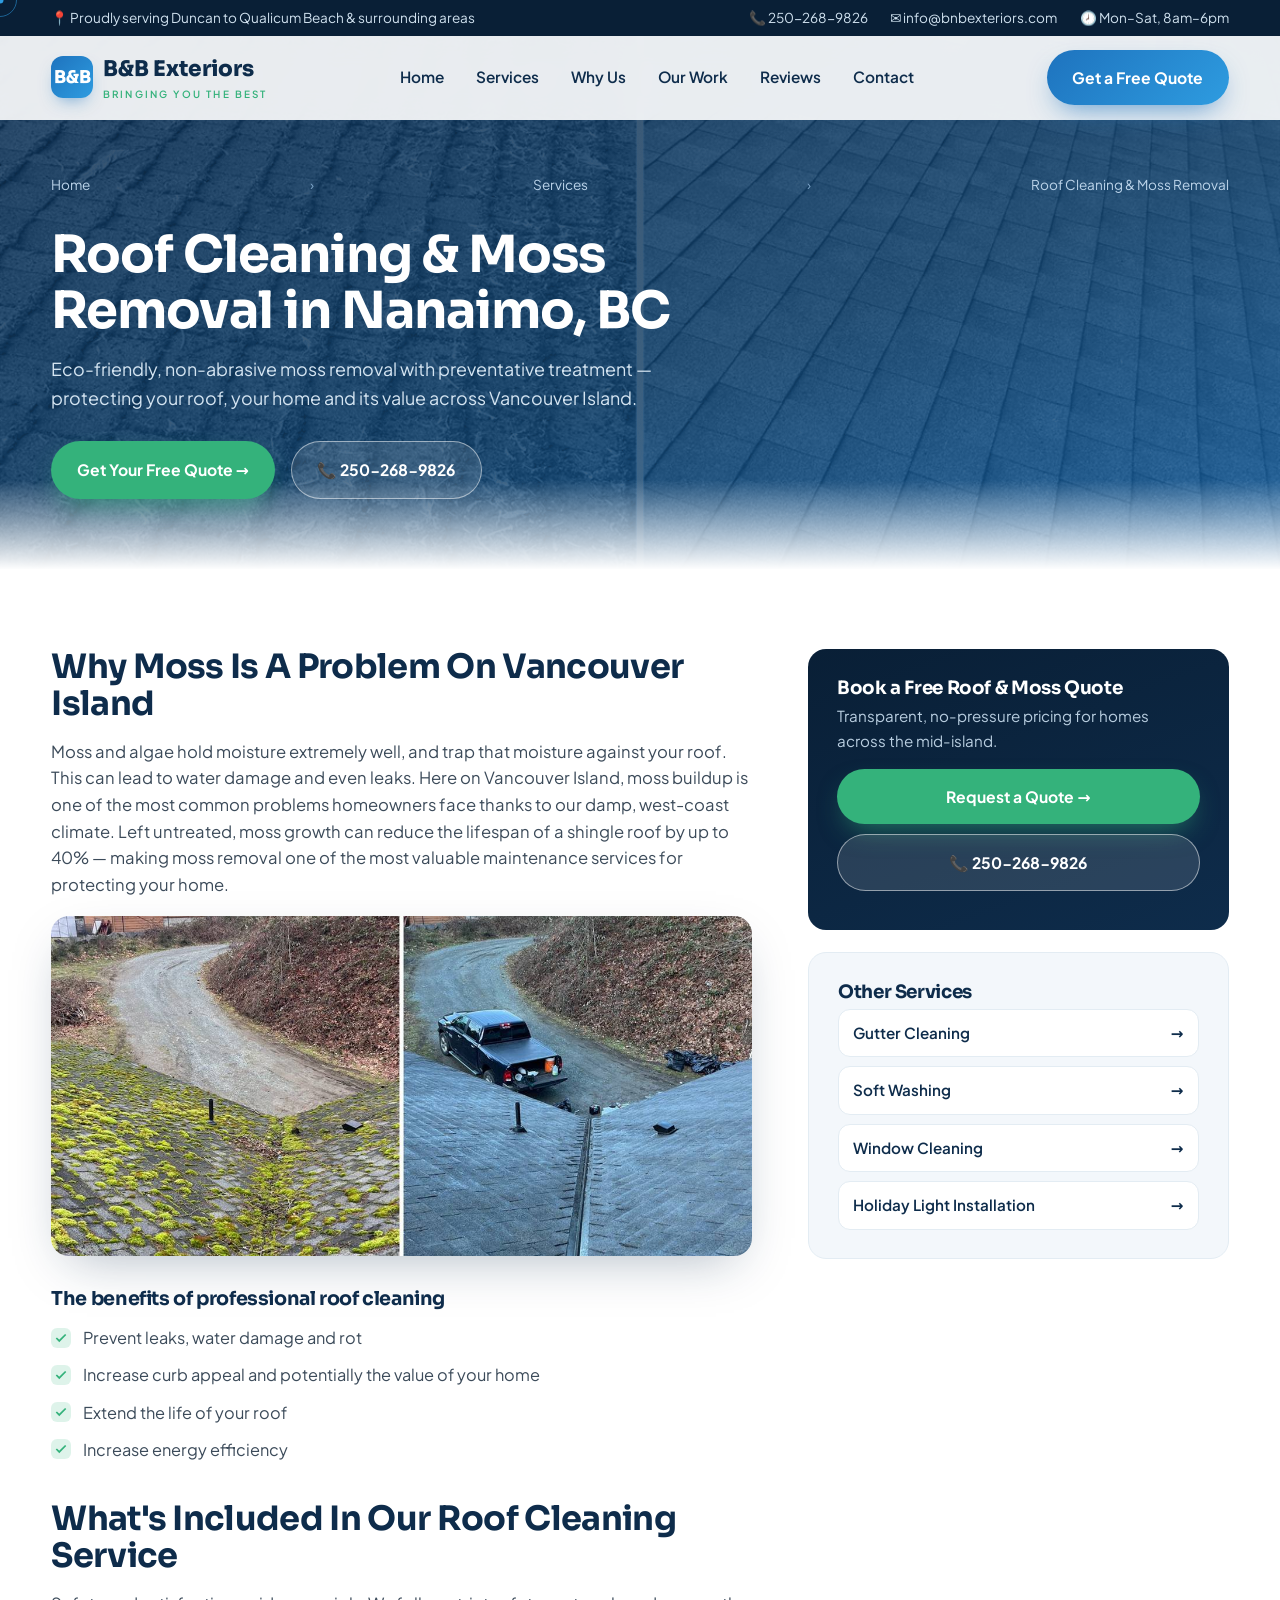
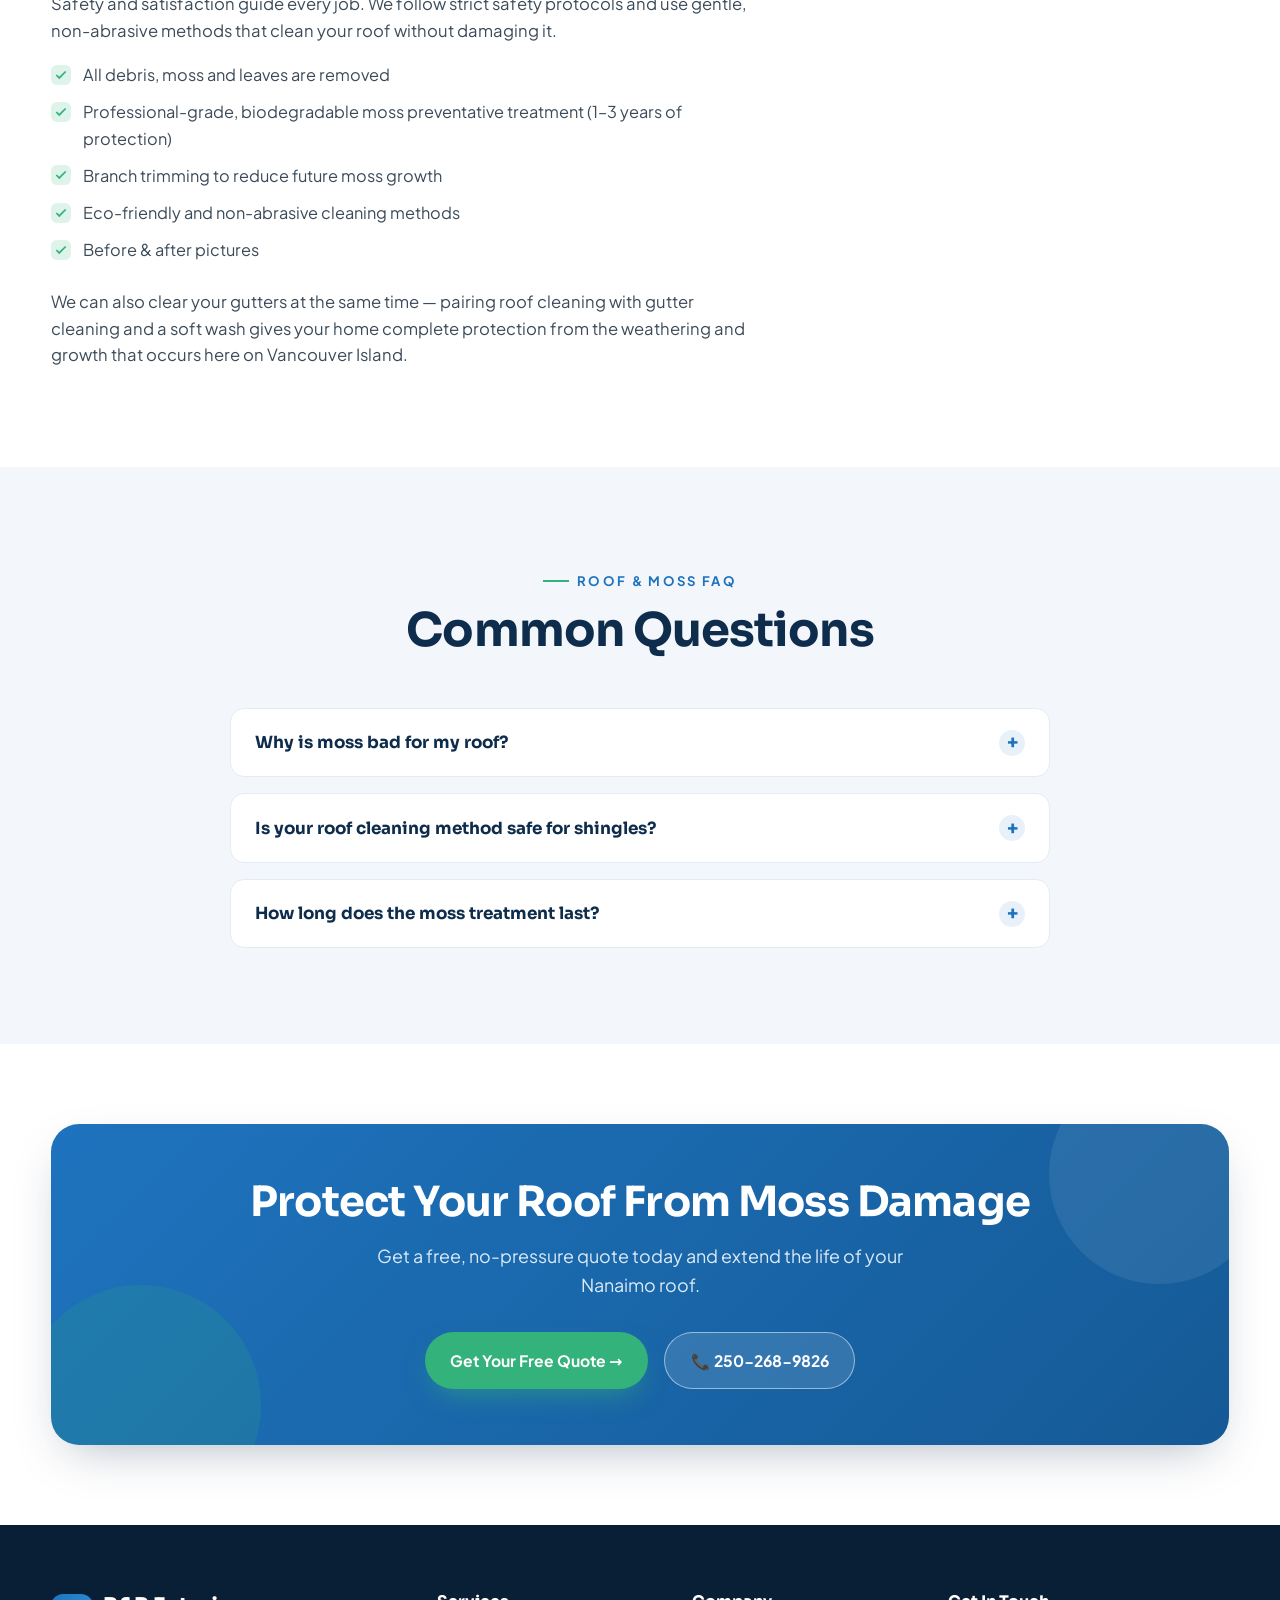
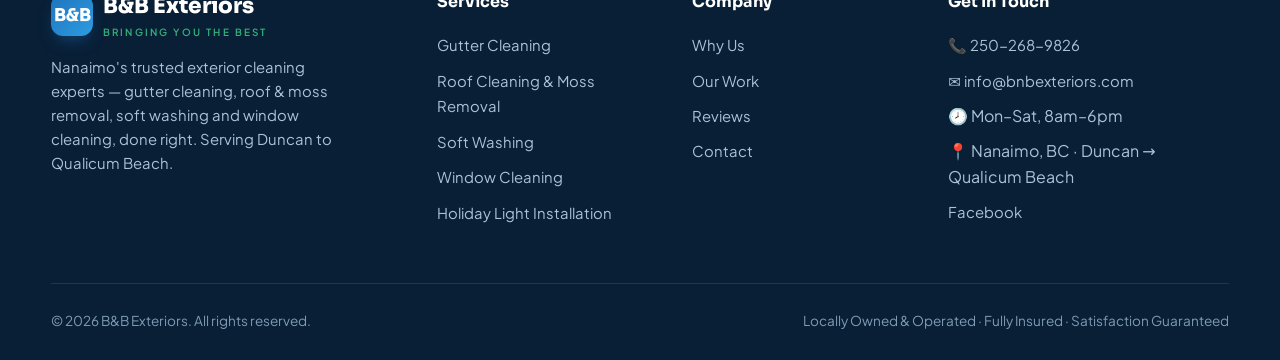
<file: roof-cleaning-moss-removal-nanaimo/index.html>
<!DOCTYPE html>
<html lang="en">
<head>
<meta charset="UTF-8" />
<meta name="viewport" content="width=device-width, initial-scale=1.0" />
<title>Moss Removal &amp; Roof Cleaning Nanaimo, BC | B&amp;B Exteriors</title>
<meta name="description" content="Safe roof cleaning &amp; moss removal in Nanaimo, BC. Eco-friendly, non-abrasive moss removal with preventative treatment that protects your roof for 1–3 years. Free quote — 250-268-9826." />
<link rel="canonical" href="https://www.bnbexteriors.com/roof-cleaning-moss-removal-nanaimo/" />
<meta name="robots" content="index, follow" />
<meta name="theme-color" content="#0E2C4B" />
<meta property="og:type" content="website" />
<meta property="og:site_name" content="B&amp;B Exteriors" />
<meta property="og:title" content="Moss Removal &amp; Roof Cleaning Nanaimo, BC | B&amp;B Exteriors" />
<meta property="og:description" content="Eco-friendly, non-abrasive roof moss removal with preventative treatment. Protect your roof and extend its life. Free quotes." />
<meta property="og:url" content="https://www.bnbexteriors.com/roof-cleaning-moss-removal-nanaimo/" />
<meta property="og:image" content="https://www.bnbexteriors.com/assets/roof-cleaning-moss-removal-nanaimo.jpg" />
<meta property="og:locale" content="en_CA" />
<meta name="twitter:card" content="summary_large_image" />
<meta name="twitter:title" content="Moss Removal &amp; Roof Cleaning Nanaimo, BC | B&amp;B Exteriors" />
<meta name="twitter:description" content="Eco-friendly, non-abrasive roof moss removal with preventative treatment. Free quotes — 250-268-9826." />
<meta name="twitter:image" content="https://www.bnbexteriors.com/assets/roof-cleaning-moss-removal-nanaimo.jpg" />
<link rel="icon" href="/favicon.ico" sizes="any" />
<link rel="icon" type="image/png" href="/assets/favicon-32.png" sizes="32x32" />
<link rel="apple-touch-icon" href="/assets/apple-touch-icon.png" />
<link rel="stylesheet" href="/assets/site.css" />
<style>.subhero{--hero-bg:url('/assets/roof-cleaning-moss-removal-nanaimo.jpg')}</style>
<script type="application/ld+json">
{
  "@context": "https://schema.org",
  "@graph": [
    {
      "@type": "Service",
      "serviceType": "Roof Cleaning and Moss Removal",
      "name": "Roof Cleaning & Moss Removal in Nanaimo, BC",
      "url": "https://www.bnbexteriors.com/roof-cleaning-moss-removal-nanaimo/",
      "description": "Safe, eco-friendly and non-abrasive roof cleaning and moss removal in Nanaimo. Includes moss preventative treatment, branch trimming, debris removal and before/after photos.",
      "provider": {
        "@type": "HomeAndConstructionBusiness",
        "name": "B&B Exteriors",
        "telephone": "+1-250-268-9826",
        "url": "https://www.bnbexteriors.com/",
        "address": {"@type":"PostalAddress","addressLocality":"Nanaimo","addressRegion":"BC","addressCountry":"CA"}
      },
      "areaServed": [{"@type":"City","name":"Nanaimo"},{"@type":"City","name":"Duncan"},{"@type":"City","name":"Qualicum Beach"}]
    },
    {
      "@type": "BreadcrumbList",
      "itemListElement": [
        {"@type":"ListItem","position":1,"name":"Home","item":"https://www.bnbexteriors.com/"},
        {"@type":"ListItem","position":2,"name":"Services","item":"https://www.bnbexteriors.com/#services"},
        {"@type":"ListItem","position":3,"name":"Roof Cleaning & Moss Removal","item":"https://www.bnbexteriors.com/roof-cleaning-moss-removal-nanaimo/"}
      ]
    },
    {
      "@type": "FAQPage",
      "mainEntity": [
        {"@type":"Question","name":"Why is moss bad for my roof?","acceptedAnswer":{"@type":"Answer","text":"Moss and algae hold moisture extremely well and trap it against your roof, which can lead to water damage and even leaks. Left untreated, moss can reduce the lifespan of a shingle roof by up to 40%."}},
        {"@type":"Question","name":"Is your roof cleaning method safe for shingles?","acceptedAnswer":{"@type":"Answer","text":"Yes. We use eco-friendly, non-abrasive methods and a professional-grade biodegradable moss treatment that is gentle on your roof while removing moss, lichen and debris."}},
        {"@type":"Question","name":"How long does the moss treatment last?","acceptedAnswer":{"@type":"Answer","text":"Our professional moss preventative treatment provides roughly 1–3 years of protection depending on your roof and surroundings."}}
      ]
    }
  ]
}
</script>
</head>
<body>
<div class="cur-dot"></div><div class="cur-ring"></div>

<header id="header">
  <div class="topbar"><div class="wrap">
    <div class="tb-l">📍 Proudly serving Duncan to Qualicum Beach &amp; surrounding areas</div>
    <div class="tb-r">
      <a href="tel:+12502689826">📞 250-268-9826</a>
      <a href="mailto:info@bnbexteriors.com">✉️ info@bnbexteriors.com</a>
      <span>🕗 Mon–Sat, 8am–6pm</span>
    </div>
  </div></div>
  <div class="navbar"><nav class="wrap">
    <a href="/" class="logo" aria-label="B&amp;B Exteriors home"><span class="mark">B&amp;B</span><span>B&amp;B Exteriors<small>Bringing You The Best</small></span></a>
    <ul class="nav-links" id="navlinks">
      <li><a href="/">Home</a></li>
      <li><a href="/#services">Services</a></li>
      <li><a href="/#why">Why Us</a></li>
      <li><a href="/#gallery">Our Work</a></li>
      <li><a href="/#reviews">Reviews</a></li>
      <li><a href="/contact/">Contact</a></li>
    </ul>
    <div class="nav-cta">
      <a href="/contact/" class="btn btn-primary">Get a Free Quote</a>
      <button class="menu-btn" id="menuBtn" aria-label="Menu"><span></span><span></span><span></span></button>
    </div>
  </nav></div>
</header>

<section class="subhero">
  <div class="wrap">
    <nav class="crumbs" aria-label="Breadcrumb"><a href="/">Home</a> <span>›</span> <a href="/#services">Services</a> <span>›</span> Roof Cleaning &amp; Moss Removal</nav>
    <h1>Roof Cleaning &amp; Moss Removal in Nanaimo, BC</h1>
    <p>Eco-friendly, non-abrasive moss removal with preventative treatment — protecting your roof, your home and its value across Vancouver Island.</p>
    <div class="hero-cta">
      <a href="/contact/" class="btn btn-green">Get Your Free Quote →</a>
      <a href="tel:+12502689826" class="btn btn-ghost">📞 250-268-9826</a>
    </div>
  </div>
</section>

<section class="svc-main">
  <div class="wrap svc-layout">
    <div class="svc-body">
      <h2>Why Moss Is A Problem On Vancouver Island</h2>
      <p>Moss and algae hold moisture extremely well, and trap that moisture against your roof. This can lead to water damage and even leaks. Here on Vancouver Island, moss buildup is one of the most common problems homeowners face thanks to our damp, west-coast climate. Left untreated, moss growth can reduce the lifespan of a shingle roof by up to 40% — making moss removal one of the most valuable maintenance services for protecting your home.</p>
      <figure class="svc-figure"><img src="/assets/roof-moss-removal-nanaimo-detail.jpg" alt="Moss removal on a Nanaimo roof, BC" /></figure>

      <h3>The benefits of professional roof cleaning</h3>
      <ul class="checks">
        <li>Prevent leaks, water damage and rot</li>
        <li>Increase curb appeal and potentially the value of your home</li>
        <li>Extend the life of your roof</li>
        <li>Increase energy efficiency</li>
      </ul>

      <h2>What's Included In Our Roof Cleaning Service</h2>
      <p>Safety and satisfaction guide every job. We follow strict safety protocols and use gentle, non-abrasive methods that clean your roof without damaging it.</p>
      <ul class="checks">
        <li>All debris, moss and leaves are removed</li>
        <li>Professional-grade, biodegradable moss preventative treatment (1–3 years of protection)</li>
        <li>Branch trimming to reduce future moss growth</li>
        <li>Eco-friendly and non-abrasive cleaning methods</li>
        <li>Before &amp; after pictures</li>
      </ul>
      <p>We can also clear your gutters at the same time — pairing roof cleaning with <a href="/gutter-cleaning-nanaimo/">gutter cleaning</a> and a <a href="/soft-washing-nanaimo/">soft wash</a> gives your home complete protection from the weathering and growth that occurs here on Vancouver Island.</p>
    </div>

    <aside class="svc-aside">
      <div class="aside-card dark">
        <h3>Book a Free Roof &amp; Moss Quote</h3>
        <p>Transparent, no-pressure pricing for homes across the mid-island.</p>
        <a href="/contact/" class="btn btn-green">Request a Quote →</a>
        <a href="tel:+12502689826" class="btn btn-ghost">📞 250-268-9826</a>
      </div>
      <div class="aside-card">
        <h3>Other Services</h3>
        <ul class="aside-links">
          <li><a href="/gutter-cleaning-nanaimo/">Gutter Cleaning <span>→</span></a></li>
          <li><a href="/soft-washing-nanaimo/">Soft Washing <span>→</span></a></li>
          <li><a href="/window-cleaning-nanaimo/">Window Cleaning <span>→</span></a></li>
          <li><a href="/holiday-light-installation-nanaimo/">Holiday Light Installation <span>→</span></a></li>
        </ul>
      </div>
    </aside>
  </div>
</section>

<section class="faq pad">
  <div class="wrap">
    <div class="sec-head"><span class="eyebrow">Roof &amp; Moss FAQ</span><h2>Common Questions</h2></div>
    <div class="faq-list">
      <div class="faq-item"><button class="faq-q" type="button">Why is moss bad for my roof?<span class="pm">+</span></button><div class="faq-a"><p>Moss and algae hold moisture extremely well and trap it against your roof, which can lead to water damage and even leaks. Left untreated, moss can reduce the lifespan of a shingle roof by up to 40%.</p></div></div>
      <div class="faq-item"><button class="faq-q" type="button">Is your roof cleaning method safe for shingles?<span class="pm">+</span></button><div class="faq-a"><p>Yes — we use eco-friendly, non-abrasive methods and a professional-grade biodegradable moss treatment that is gentle on your roof while removing moss, lichen and debris.</p></div></div>
      <div class="faq-item"><button class="faq-q" type="button">How long does the moss treatment last?<span class="pm">+</span></button><div class="faq-a"><p>Our professional moss preventative treatment provides roughly 1–3 years of protection depending on your roof and surroundings.</p></div></div>
    </div>
  </div>
</section>

<section class="cta-band"><div class="wrap"><div class="cta-inner">
  <h2>Protect Your Roof From Moss Damage</h2>
  <p>Get a free, no-pressure quote today and extend the life of your Nanaimo roof.</p>
  <div class="hero-cta"><a href="/contact/" class="btn btn-green">Get Your Free Quote →</a><a href="tel:+12502689826" class="btn btn-ghost">📞 250-268-9826</a></div>
</div></div></section>

<footer>
  <div class="wrap">
    <div class="f-grid">
      <div>
        <a href="/" class="logo"><span class="mark">B&amp;B</span><span style="color:#fff">B&amp;B Exteriors<small>Bringing You The Best</small></span></a>
        <p>Nanaimo's trusted exterior cleaning experts — gutter cleaning, roof &amp; moss removal, soft washing and window cleaning, done right. Serving Duncan to Qualicum Beach.</p>
      </div>
      <div><h5>Services</h5><ul>
        <li><a href="/gutter-cleaning-nanaimo/">Gutter Cleaning</a></li>
        <li><a href="/roof-cleaning-moss-removal-nanaimo/">Roof Cleaning &amp; Moss Removal</a></li>
        <li><a href="/soft-washing-nanaimo/">Soft Washing</a></li>
        <li><a href="/window-cleaning-nanaimo/">Window Cleaning</a></li>
        <li><a href="/holiday-light-installation-nanaimo/">Holiday Light Installation</a></li>
      </ul></div>
      <div><h5>Company</h5><ul>
        <li><a href="/#why">Why Us</a></li>
        <li><a href="/#gallery">Our Work</a></li>
        <li><a href="/#reviews">Reviews</a></li>
        <li><a href="/contact/">Contact</a></li>
      </ul></div>
      <div><h5>Get In Touch</h5><ul>
        <li><a href="tel:+12502689826">📞 250-268-9826</a></li>
        <li><a href="mailto:info@bnbexteriors.com">✉️ info@bnbexteriors.com</a></li>
        <li>🕗 Mon–Sat, 8am–6pm</li>
        <li>📍 Nanaimo, BC · Duncan → Qualicum Beach</li>
        <li><a href="https://www.facebook.com/profile.php?id=100092324195486" rel="noopener" target="_blank">Facebook</a></li>
      </ul></div>
    </div>
    <div class="f-bottom">
      <span>© 2026 B&amp;B Exteriors. All rights reserved.</span>
      <span>Locally Owned &amp; Operated · Fully Insured · Satisfaction Guaranteed</span>
    </div>
  </div>
</footer>
<script src="/assets/site.js" defer></script>
</body>
</html>
</file>
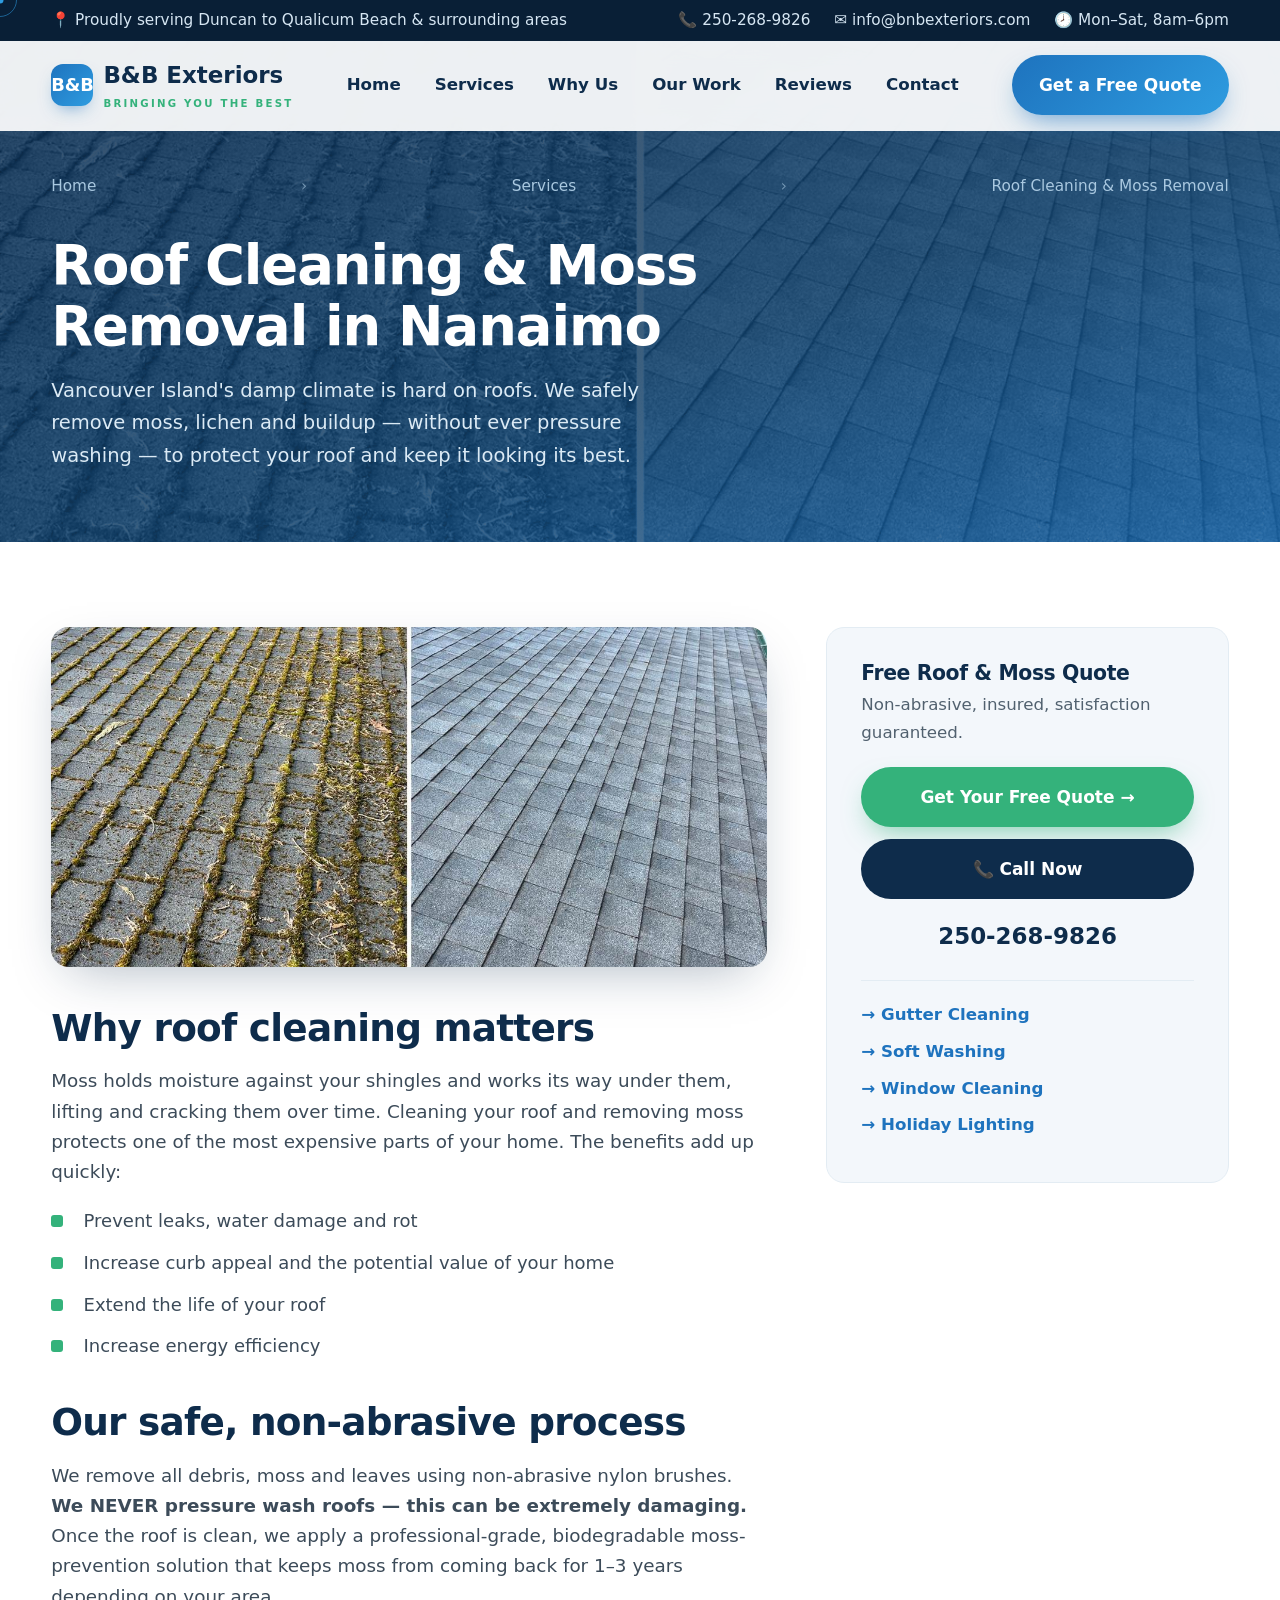
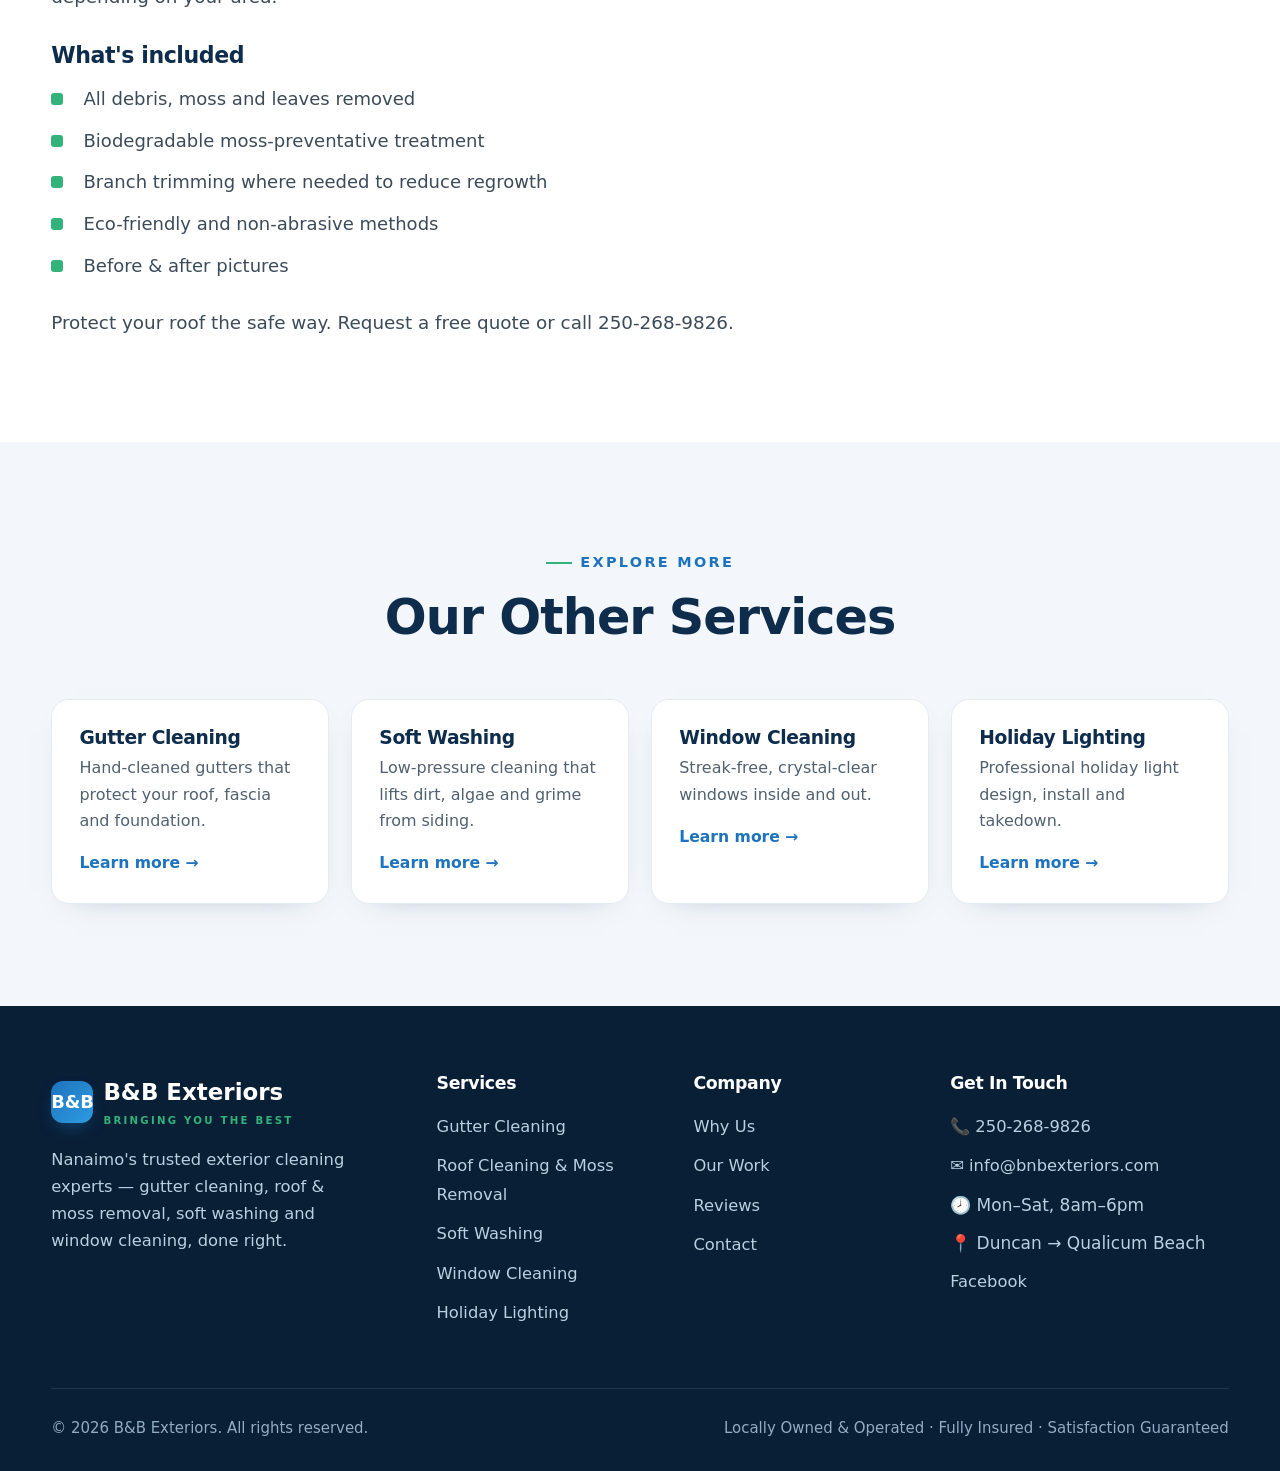
<file: roof-cleaning-moss-removal/index.html>
<!DOCTYPE html>
<html lang="en">
<head>
<meta charset="UTF-8" />
<meta name="viewport" content="width=device-width, initial-scale=1.0" />
<title>Roof Cleaning &amp; Moss Removal in Nanaimo | B&amp;B Exteriors</title>
<meta name="description" content="Safe roof cleaning &amp; moss removal in Nanaimo. We never pressure wash roofs — non-abrasive brushing plus a biodegradable moss treatment that lasts 1–3 years. Call 250-268-9826." />
<link rel="canonical" href="https://www.bnbexteriors.com/roof-cleaning-moss-removal/" />
<meta name="robots" content="index, follow" />
<meta name="theme-color" content="#0E2C4B" />
<meta property="og:type" content="website" />
<meta property="og:site_name" content="B&amp;B Exteriors" />
<meta property="og:title" content="Roof Cleaning &amp; Moss Removal in Nanaimo | B&amp;B Exteriors" />
<meta property="og:description" content="Non-abrasive moss removal that extends the life of your roof. We never pressure wash. Serving Duncan to Qualicum Beach." />
<meta property="og:url" content="https://www.bnbexteriors.com/roof-cleaning-moss-removal/" />
<meta property="og:image" content="https://www.bnbexteriors.com/og-image.jpg" />
<meta property="og:locale" content="en_CA" />
<meta name="twitter:card" content="summary_large_image" />
<meta name="twitter:title" content="Roof Cleaning &amp; Moss Removal in Nanaimo | B&amp;B Exteriors" />
<meta name="twitter:description" content="Safe, non-abrasive moss removal with a biodegradable treatment that lasts 1–3 years. Call 250-268-9826." />
<meta name="twitter:image" content="https://www.bnbexteriors.com/og-image.jpg" />
<link rel="icon" href="/favicon.ico" sizes="any" />
<link rel="icon" type="image/svg+xml" href="/favicon.svg" />
<link rel="apple-touch-icon" href="/apple-touch-icon.png" />
<link rel="manifest" href="/site.webmanifest" />
<link rel="stylesheet" href="/styles.css" />
<style>.subhero::before{background-image:url('/images/roof-cleaning-moss-removal-nanaimo.jpg')}</style>
<!-- Google Tag Manager placeholder — add the client's existing GTM-XXXXXXX here site-wide. See LOOSE-ENDS.md -->
<script type="application/ld+json">
{
  "@context":"https://schema.org","@type":"Service",
  "name":"Roof Cleaning & Moss Removal",
  "serviceType":"Roof Cleaning and Moss Removal",
  "description":"Safe roof cleaning and moss removal in Nanaimo using non-abrasive nylon brushes and a biodegradable moss-prevention treatment. We never pressure wash roofs.",
  "provider":{"@type":"HomeAndConstructionBusiness","name":"B&B Exteriors","telephone":"+1-250-268-9826","url":"https://www.bnbexteriors.com/"},
  "areaServed":["Nanaimo","Lantzville","Parksville","Qualicum Beach","Duncan","Chemainus"],
  "url":"https://www.bnbexteriors.com/roof-cleaning-moss-removal/"
}
</script>
<script type="application/ld+json">
{
  "@context":"https://schema.org","@type":"BreadcrumbList",
  "itemListElement":[
    {"@type":"ListItem","position":1,"name":"Home","item":"https://www.bnbexteriors.com/"},
    {"@type":"ListItem","position":2,"name":"Roof Cleaning & Moss Removal","item":"https://www.bnbexteriors.com/roof-cleaning-moss-removal/"}
  ]
}
</script>
</head>
<body>
<a class="skip-link" href="#main">Skip to content</a>
<div class="cur-dot"></div><div class="cur-ring"></div>

<header id="header">
  <div class="topbar"><div class="wrap">
    <div class="tb-l">📍 Proudly serving Duncan to Qualicum Beach &amp; surrounding areas</div>
    <div class="tb-r">
      <a href="tel:+12502689826">📞 250-268-9826</a>
      <a href="mailto:info@bnbexteriors.com">✉️ info@bnbexteriors.com</a>
      <span>🕗 Mon–Sat, 8am–6pm</span>
    </div>
  </div></div>
  <div class="navbar"><nav class="wrap" aria-label="Primary">
    <a href="/" class="logo" aria-label="B&amp;B Exteriors home"><span class="mark">B&amp;B</span><span>B&amp;B Exteriors<small>Bringing You The Best</small></span></a>
    <ul class="nav-links" id="navlinks">
      <li><a href="/">Home</a></li>
      <li><a href="/#services">Services</a></li>
      <li><a href="/#why">Why Us</a></li>
      <li><a href="/#gallery">Our Work</a></li>
      <li><a href="/#reviews">Reviews</a></li>
      <li><a href="/contact/">Contact</a></li>
    </ul>
    <div class="nav-cta">
      <a href="/contact/" class="btn btn-primary">Get a Free Quote</a>
      <button class="menu-btn" id="menuBtn" aria-label="Menu" aria-expanded="false"><span></span><span></span><span></span></button>
    </div>
  </nav></div>
</header>

<section class="subhero">
  <div class="wrap">
    <nav class="crumb" aria-label="Breadcrumb"><a href="/">Home</a><span>›</span><a href="/#services">Services</a><span>›</span> Roof Cleaning &amp; Moss Removal</nav>
    <h1>Roof Cleaning &amp; Moss Removal in Nanaimo</h1>
    <p>Vancouver Island's damp climate is hard on roofs. We safely remove moss, lichen and buildup — without ever pressure washing — to protect your roof and keep it looking its best.</p>
  </div>
</section>

<main id="main" class="content">
  <div class="wrap">
    <div class="prose">
      <img class="lead-img" src="/images/roof-cleaning-moss-removal-nanaimo.jpg" width="760" height="340" alt="Roof cleaning and moss removal in Nanaimo, BC" />
      <h2>Why roof cleaning matters</h2>
      <p>Moss holds moisture against your shingles and works its way under them, lifting and cracking them over time. Cleaning your roof and removing moss protects one of the most expensive parts of your home. The benefits add up quickly:</p>
      <ul>
        <li>Prevent leaks, water damage and rot</li>
        <li>Increase curb appeal and the potential value of your home</li>
        <li>Extend the life of your roof</li>
        <li>Increase energy efficiency</li>
      </ul>
      <h2>Our safe, non-abrasive process</h2>
      <p>We remove all debris, moss and leaves using non-abrasive nylon brushes. <strong>We NEVER pressure wash roofs — this can be extremely damaging.</strong> Once the roof is clean, we apply a professional-grade, biodegradable moss-prevention solution that keeps moss from coming back for 1–3 years depending on your area.</p>
      <h3>What's included</h3>
      <ul>
        <li>All debris, moss and leaves removed</li>
        <li>Biodegradable moss-preventative treatment</li>
        <li>Branch trimming where needed to reduce regrowth</li>
        <li>Eco-friendly and non-abrasive methods</li>
        <li>Before &amp; after pictures</li>
      </ul>
      <p>Protect your roof the safe way. <a href="/contact/">Request a free quote</a> or call <a href="tel:+12502689826">250-268-9826</a>.</p>
    </div>
    <aside class="aside">
      <h3>Free Roof &amp; Moss Quote</h3>
      <p>Non-abrasive, insured, satisfaction guaranteed.</p>
      <a href="/contact/" class="btn btn-green">Get Your Free Quote →</a>
      <a href="tel:+12502689826" class="btn btn-dark">📞 Call Now</a>
      <span class="phone">250-268-9826</span>
      <ul>
        <li><a href="/gutter-cleaning/">→ Gutter Cleaning</a></li>
        <li><a href="/soft-washing/">→ Soft Washing</a></li>
        <li><a href="/window-cleaning/">→ Window Cleaning</a></li>
        <li><a href="/holiday-lighting/">→ Holiday Lighting</a></li>
      </ul>
    </aside>
  </div>
</main>

<section class="services pad">
  <div class="wrap">
    <div class="sec-head"><span class="eyebrow">Explore More</span><h2>Our Other Services</h2></div>
    <div class="os-grid">
      <a class="os-card" href="/gutter-cleaning/"><h3>Gutter Cleaning</h3><p>Hand-cleaned gutters that protect your roof, fascia and foundation.</p><span class="more">Learn more →</span></a>
      <a class="os-card" href="/soft-washing/"><h3>Soft Washing</h3><p>Low-pressure cleaning that lifts dirt, algae and grime from siding.</p><span class="more">Learn more →</span></a>
      <a class="os-card" href="/window-cleaning/"><h3>Window Cleaning</h3><p>Streak-free, crystal-clear windows inside and out.</p><span class="more">Learn more →</span></a>
      <a class="os-card" href="/holiday-lighting/"><h3>Holiday Lighting</h3><p>Professional holiday light design, install and takedown.</p><span class="more">Learn more →</span></a>
    </div>
  </div>
</section>

<footer>
  <div class="wrap">
    <div class="f-grid">
      <div>
        <a href="/" class="logo"><span class="mark">B&amp;B</span><span style="color:#fff">B&amp;B Exteriors<small>Bringing You The Best</small></span></a>
        <p>Nanaimo's trusted exterior cleaning experts — gutter cleaning, roof &amp; moss removal, soft washing and window cleaning, done right.</p>
      </div>
      <div><h4>Services</h4><ul>
        <li><a href="/gutter-cleaning/">Gutter Cleaning</a></li>
        <li><a href="/roof-cleaning-moss-removal/">Roof Cleaning &amp; Moss Removal</a></li>
        <li><a href="/soft-washing/">Soft Washing</a></li>
        <li><a href="/window-cleaning/">Window Cleaning</a></li>
        <li><a href="/holiday-lighting/">Holiday Lighting</a></li>
      </ul></div>
      <div><h4>Company</h4><ul>
        <li><a href="/#why">Why Us</a></li>
        <li><a href="/#gallery">Our Work</a></li>
        <li><a href="/#reviews">Reviews</a></li>
        <li><a href="/contact/">Contact</a></li>
      </ul></div>
      <div><h4>Get In Touch</h4><ul>
        <li><a href="tel:+12502689826">📞 250-268-9826</a></li>
        <li><a href="mailto:info@bnbexteriors.com">✉️ info@bnbexteriors.com</a></li>
        <li>🕗 Mon–Sat, 8am–6pm</li>
        <li>📍 Duncan → Qualicum Beach</li>
        <li><a href="https://www.facebook.com/profile.php?id=100092324195486" rel="noopener" target="_blank">Facebook</a></li>
      </ul></div>
    </div>
    <div class="f-bottom">
      <span>© 2026 B&amp;B Exteriors. All rights reserved.</span>
      <span>Locally Owned &amp; Operated · Fully Insured · Satisfaction Guaranteed</span>
    </div>
  </div>
</footer>
<script src="/app.js" defer></script>
</body>
</html>
</file>
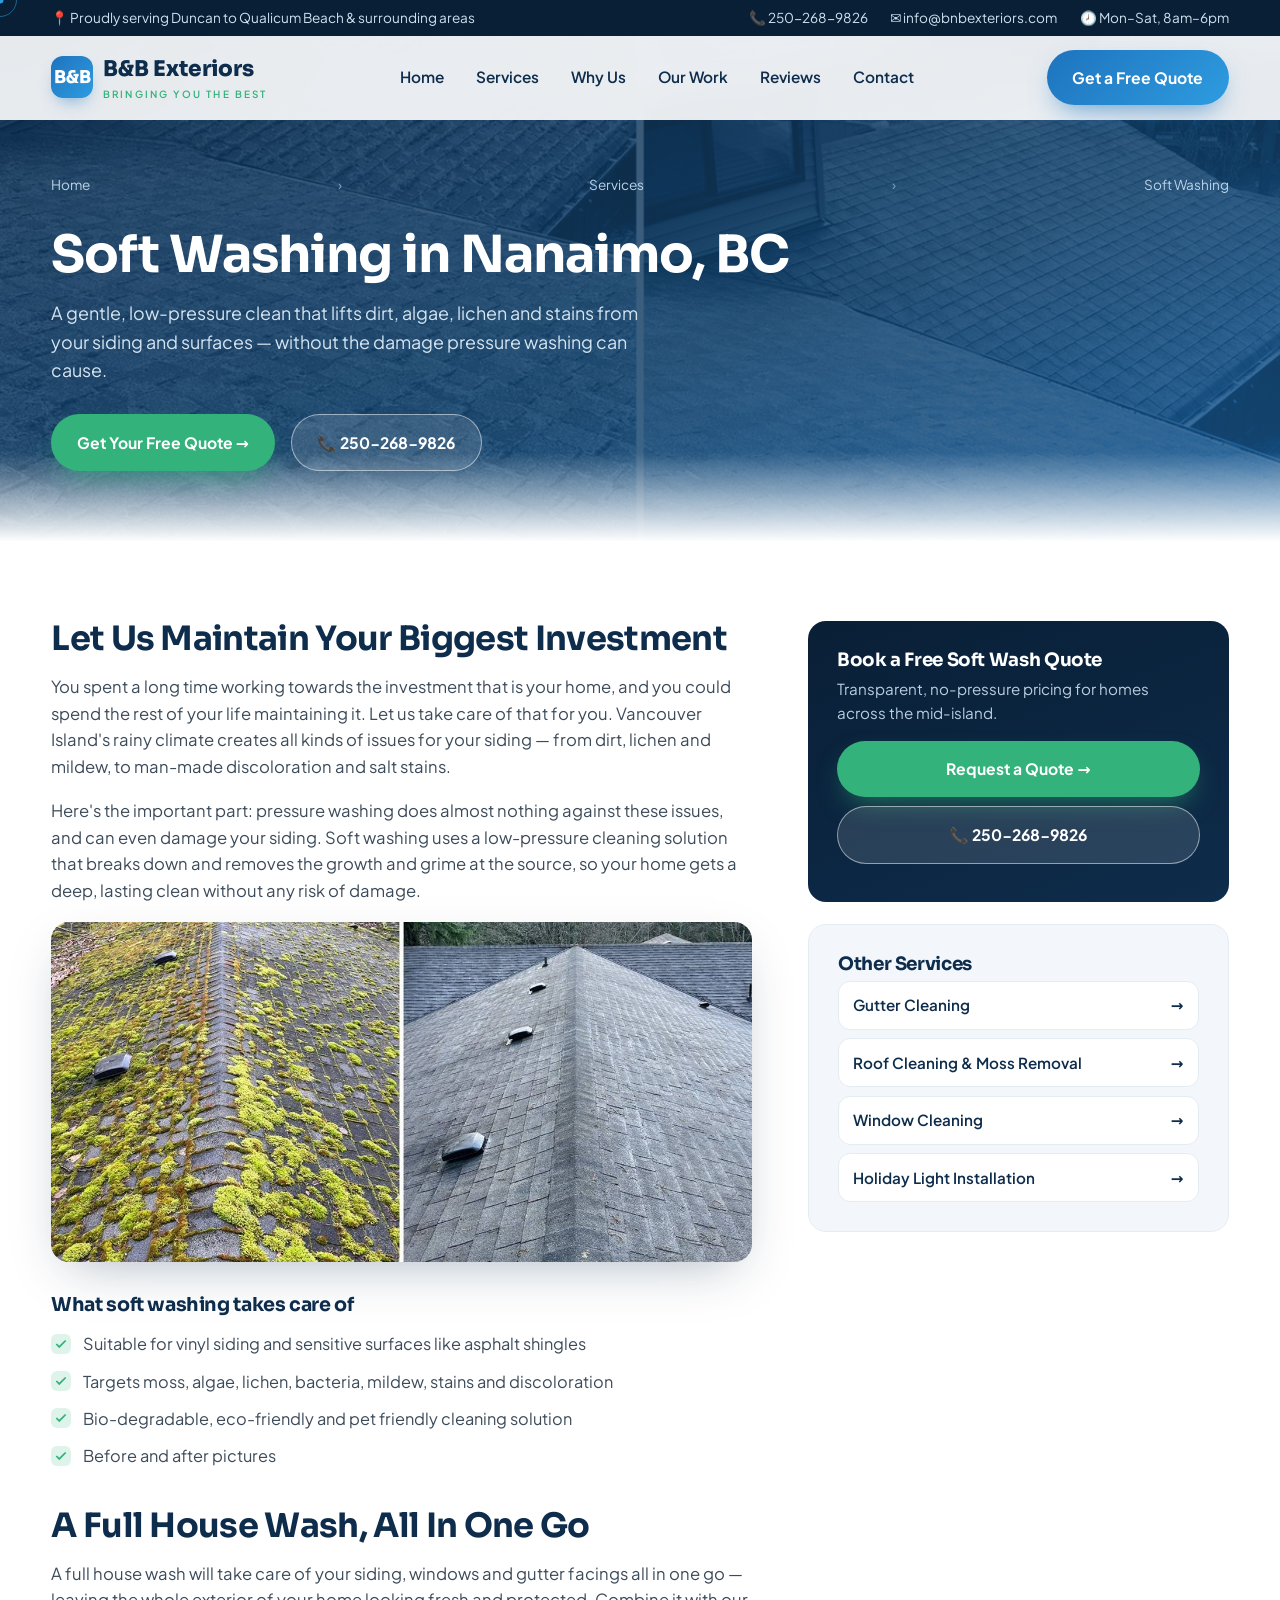
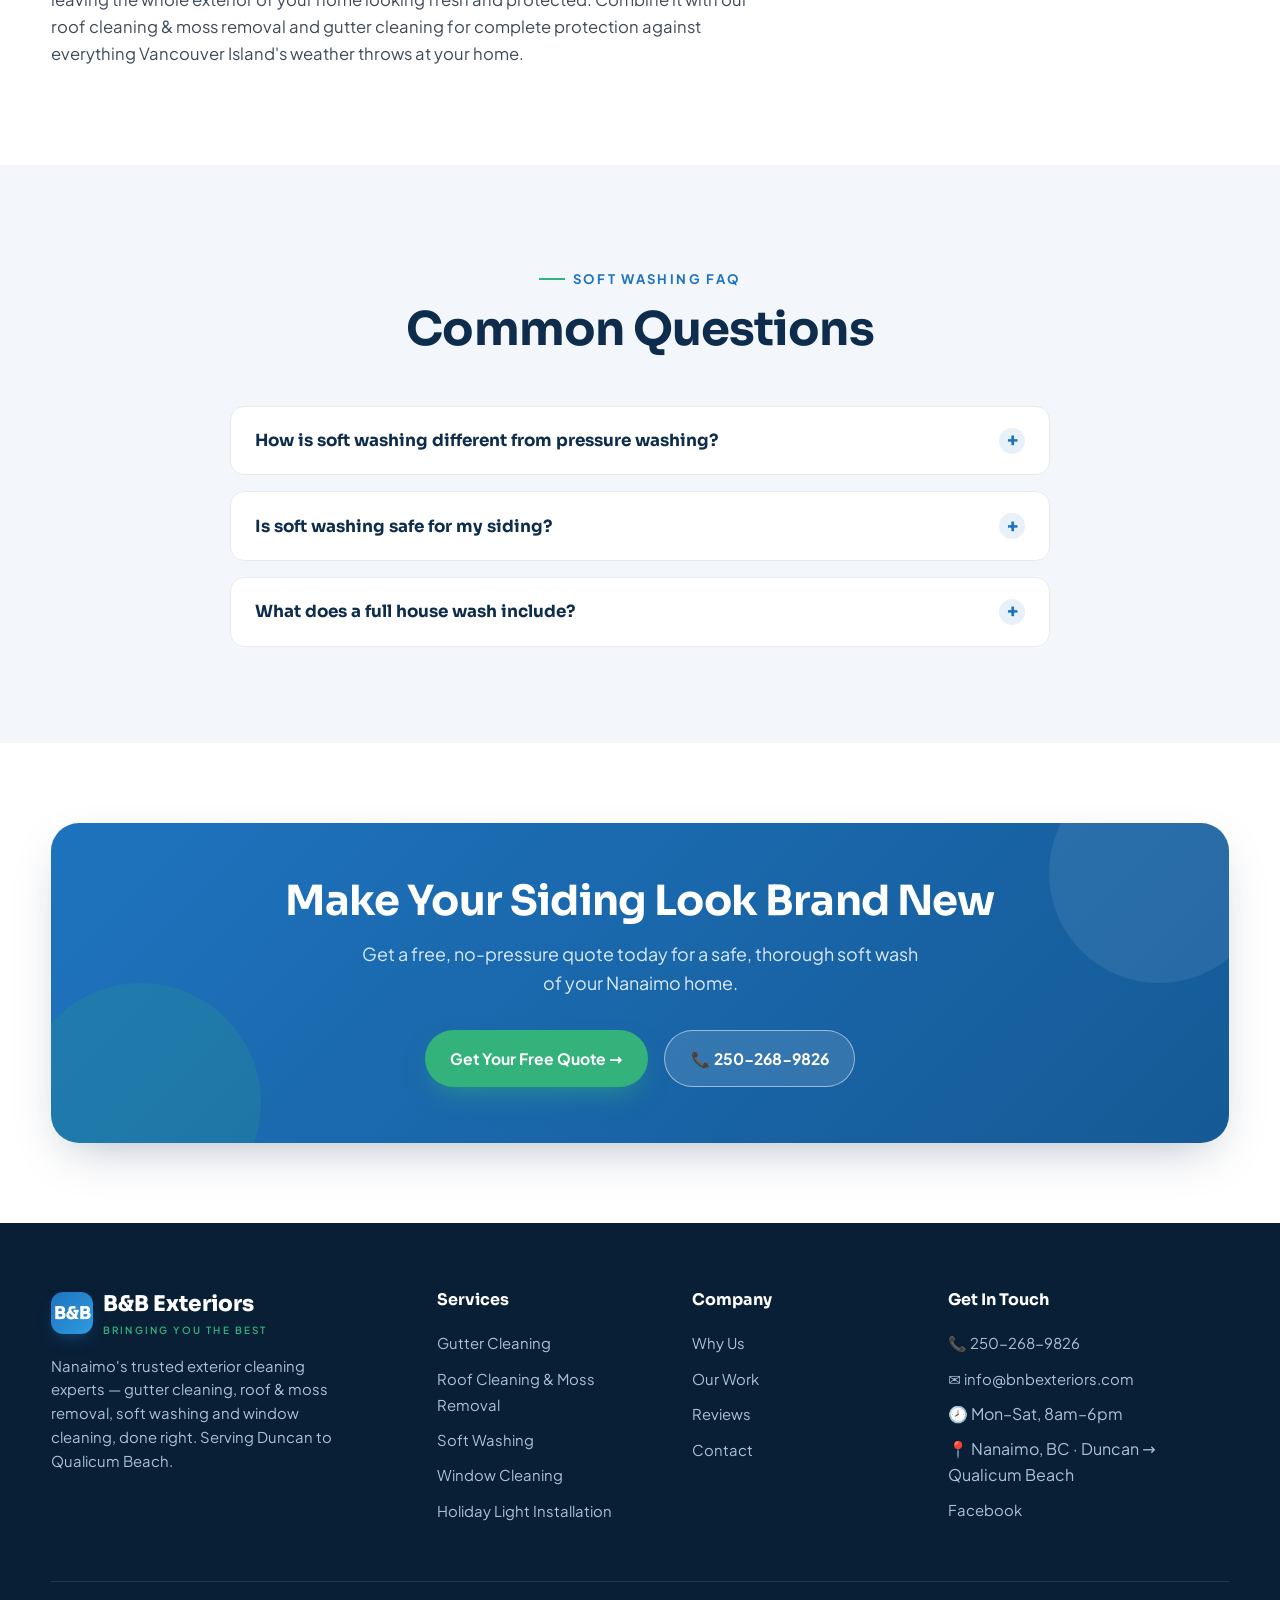
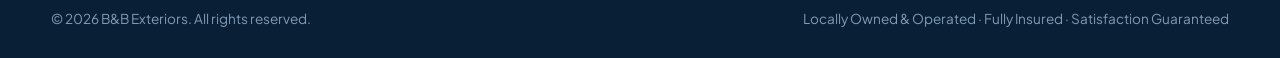
<file: soft-washing-nanaimo/index.html>
<!DOCTYPE html>
<html lang="en">
<head>
<meta charset="UTF-8" />
<meta name="viewport" content="width=device-width, initial-scale=1.0" />
<title>Soft Washing Nanaimo, BC | House &amp; Siding Wash | B&amp;B Exteriors</title>
<meta name="description" content="Gentle, low-pressure soft washing in Nanaimo, BC. Safely removes dirt, moss, algae, lichen, mildew and stains from siding without damage. Bio-degradable &amp; pet friendly. Free quote — 250-268-9826." />
<link rel="canonical" href="https://www.bnbexteriors.com/soft-washing-nanaimo/" />
<meta name="robots" content="index, follow" />
<meta name="theme-color" content="#0E2C4B" />
<meta property="og:type" content="website" />
<meta property="og:site_name" content="B&amp;B Exteriors" />
<meta property="og:title" content="Soft Washing Nanaimo, BC | House &amp; Siding Wash | B&amp;B Exteriors" />
<meta property="og:description" content="Low-pressure soft washing that lifts dirt, algae, lichen and stains from siding without damage. Bio-degradable &amp; pet friendly. Free quotes." />
<meta property="og:url" content="https://www.bnbexteriors.com/soft-washing-nanaimo/" />
<meta property="og:image" content="https://www.bnbexteriors.com/assets/exterior-cleaning-nanaimo-home.jpg" />
<meta property="og:locale" content="en_CA" />
<meta name="twitter:card" content="summary_large_image" />
<meta name="twitter:title" content="Soft Washing Nanaimo, BC | B&amp;B Exteriors" />
<meta name="twitter:description" content="Low-pressure soft washing that lifts dirt, algae, lichen and stains without damage. Free quotes — 250-268-9826." />
<meta name="twitter:image" content="https://www.bnbexteriors.com/assets/exterior-cleaning-nanaimo-home.jpg" />
<link rel="icon" href="/favicon.ico" sizes="any" />
<link rel="icon" type="image/png" href="/assets/favicon-32.png" sizes="32x32" />
<link rel="apple-touch-icon" href="/assets/apple-touch-icon.png" />
<link rel="stylesheet" href="/assets/site.css" />
<style>.subhero{--hero-bg:url('/assets/exterior-cleaning-nanaimo-home.jpg')}</style>
<script type="application/ld+json">
{
  "@context": "https://schema.org",
  "@graph": [
    {
      "@type": "Service",
      "serviceType": "Soft Washing",
      "name": "Soft Washing in Nanaimo, BC",
      "url": "https://www.bnbexteriors.com/soft-washing-nanaimo/",
      "description": "Gentle, low-pressure soft washing in Nanaimo that safely removes dirt, moss, algae, lichen, bacteria, mildew, stains and discoloration from siding and sensitive surfaces. Bio-degradable, eco-friendly and pet friendly.",
      "provider": {
        "@type": "HomeAndConstructionBusiness",
        "name": "B&B Exteriors",
        "telephone": "+1-250-268-9826",
        "url": "https://www.bnbexteriors.com/",
        "address": {"@type":"PostalAddress","addressLocality":"Nanaimo","addressRegion":"BC","addressCountry":"CA"}
      },
      "areaServed": [{"@type":"City","name":"Nanaimo"},{"@type":"City","name":"Duncan"},{"@type":"City","name":"Qualicum Beach"}]
    },
    {
      "@type": "BreadcrumbList",
      "itemListElement": [
        {"@type":"ListItem","position":1,"name":"Home","item":"https://www.bnbexteriors.com/"},
        {"@type":"ListItem","position":2,"name":"Services","item":"https://www.bnbexteriors.com/#services"},
        {"@type":"ListItem","position":3,"name":"Soft Washing","item":"https://www.bnbexteriors.com/soft-washing-nanaimo/"}
      ]
    },
    {
      "@type": "FAQPage",
      "mainEntity": [
        {"@type":"Question","name":"What is soft washing and how is it different from pressure washing?","acceptedAnswer":{"@type":"Answer","text":"Soft washing uses a low-pressure cleaning solution to break down and remove moss, algae, lichen, mildew and stains. Pressure washing does almost nothing against these issues and can damage siding, whereas soft washing cleans effectively without causing damage."}},
        {"@type":"Question","name":"Is soft washing safe for my siding?","acceptedAnswer":{"@type":"Answer","text":"Yes. Soft washing is suitable for vinyl siding and sensitive surfaces like asphalt shingles. Our solution is bio-degradable, eco-friendly and pet friendly."}},
        {"@type":"Question","name":"What does a full house wash include?","acceptedAnswer":{"@type":"Answer","text":"A full house wash takes care of your siding, windows and gutter facings all in one go, leaving the exterior of your home clean and refreshed."}}
      ]
    }
  ]
}
</script>
</head>
<body>
<div class="cur-dot"></div><div class="cur-ring"></div>

<header id="header">
  <div class="topbar"><div class="wrap">
    <div class="tb-l">📍 Proudly serving Duncan to Qualicum Beach &amp; surrounding areas</div>
    <div class="tb-r">
      <a href="tel:+12502689826">📞 250-268-9826</a>
      <a href="mailto:info@bnbexteriors.com">✉️ info@bnbexteriors.com</a>
      <span>🕗 Mon–Sat, 8am–6pm</span>
    </div>
  </div></div>
  <div class="navbar"><nav class="wrap">
    <a href="/" class="logo" aria-label="B&amp;B Exteriors home"><span class="mark">B&amp;B</span><span>B&amp;B Exteriors<small>Bringing You The Best</small></span></a>
    <ul class="nav-links" id="navlinks">
      <li><a href="/">Home</a></li>
      <li><a href="/#services">Services</a></li>
      <li><a href="/#why">Why Us</a></li>
      <li><a href="/#gallery">Our Work</a></li>
      <li><a href="/#reviews">Reviews</a></li>
      <li><a href="/contact/">Contact</a></li>
    </ul>
    <div class="nav-cta">
      <a href="/contact/" class="btn btn-primary">Get a Free Quote</a>
      <button class="menu-btn" id="menuBtn" aria-label="Menu"><span></span><span></span><span></span></button>
    </div>
  </nav></div>
</header>

<section class="subhero">
  <div class="wrap">
    <nav class="crumbs" aria-label="Breadcrumb"><a href="/">Home</a> <span>›</span> <a href="/#services">Services</a> <span>›</span> Soft Washing</nav>
    <h1>Soft Washing in Nanaimo, BC</h1>
    <p>A gentle, low-pressure clean that lifts dirt, algae, lichen and stains from your siding and surfaces — without the damage pressure washing can cause.</p>
    <div class="hero-cta">
      <a href="/contact/" class="btn btn-green">Get Your Free Quote →</a>
      <a href="tel:+12502689826" class="btn btn-ghost">📞 250-268-9826</a>
    </div>
  </div>
</section>

<section class="svc-main">
  <div class="wrap svc-layout">
    <div class="svc-body">
      <h2>Let Us Maintain Your Biggest Investment</h2>
      <p>You spent a long time working towards the investment that is your home, and you could spend the rest of your life maintaining it. Let us take care of that for you. Vancouver Island's rainy climate creates all kinds of issues for your siding — from dirt, lichen and mildew, to man-made discoloration and salt stains.</p>
      <p>Here's the important part: pressure washing does almost nothing against these issues, and can even damage your siding. Soft washing uses a low-pressure cleaning solution that breaks down and removes the growth and grime at the source, so your home gets a deep, lasting clean without any risk of damage.</p>
      <figure class="svc-figure"><img src="/assets/gutter-cleaning-nanaimo.jpg" alt="Soft washing house siding in Nanaimo, BC" /></figure>

      <h3>What soft washing takes care of</h3>
      <ul class="checks">
        <li>Suitable for vinyl siding and sensitive surfaces like asphalt shingles</li>
        <li>Targets moss, algae, lichen, bacteria, mildew, stains and discoloration</li>
        <li>Bio-degradable, eco-friendly and pet friendly cleaning solution</li>
        <li>Before and after pictures</li>
      </ul>

      <h2>A Full House Wash, All In One Go</h2>
      <p>A full house wash will take care of your siding, windows and gutter facings all in one go — leaving the whole exterior of your home looking fresh and protected. Combine it with our <a href="/roof-cleaning-moss-removal-nanaimo/">roof cleaning &amp; moss removal</a> and <a href="/gutter-cleaning-nanaimo/">gutter cleaning</a> for complete protection against everything Vancouver Island's weather throws at your home.</p>
    </div>

    <aside class="svc-aside">
      <div class="aside-card dark">
        <h3>Book a Free Soft Wash Quote</h3>
        <p>Transparent, no-pressure pricing for homes across the mid-island.</p>
        <a href="/contact/" class="btn btn-green">Request a Quote →</a>
        <a href="tel:+12502689826" class="btn btn-ghost">📞 250-268-9826</a>
      </div>
      <div class="aside-card">
        <h3>Other Services</h3>
        <ul class="aside-links">
          <li><a href="/gutter-cleaning-nanaimo/">Gutter Cleaning <span>→</span></a></li>
          <li><a href="/roof-cleaning-moss-removal-nanaimo/">Roof Cleaning &amp; Moss Removal <span>→</span></a></li>
          <li><a href="/window-cleaning-nanaimo/">Window Cleaning <span>→</span></a></li>
          <li><a href="/holiday-light-installation-nanaimo/">Holiday Light Installation <span>→</span></a></li>
        </ul>
      </div>
    </aside>
  </div>
</section>

<section class="faq pad">
  <div class="wrap">
    <div class="sec-head"><span class="eyebrow">Soft Washing FAQ</span><h2>Common Questions</h2></div>
    <div class="faq-list">
      <div class="faq-item"><button class="faq-q" type="button">How is soft washing different from pressure washing?<span class="pm">+</span></button><div class="faq-a"><p>Soft washing uses a low-pressure cleaning solution to break down and remove moss, algae, lichen, mildew and stains. Pressure washing does almost nothing against these issues and can damage siding, whereas soft washing cleans effectively without causing damage.</p></div></div>
      <div class="faq-item"><button class="faq-q" type="button">Is soft washing safe for my siding?<span class="pm">+</span></button><div class="faq-a"><p>Yes — it's suitable for vinyl siding and sensitive surfaces like asphalt shingles, and our solution is bio-degradable, eco-friendly and pet friendly.</p></div></div>
      <div class="faq-item"><button class="faq-q" type="button">What does a full house wash include?<span class="pm">+</span></button><div class="faq-a"><p>A full house wash takes care of your siding, windows and gutter facings all in one go, leaving the exterior of your home clean and refreshed.</p></div></div>
    </div>
  </div>
</section>

<section class="cta-band"><div class="wrap"><div class="cta-inner">
  <h2>Make Your Siding Look Brand New</h2>
  <p>Get a free, no-pressure quote today for a safe, thorough soft wash of your Nanaimo home.</p>
  <div class="hero-cta"><a href="/contact/" class="btn btn-green">Get Your Free Quote →</a><a href="tel:+12502689826" class="btn btn-ghost">📞 250-268-9826</a></div>
</div></div></section>

<footer>
  <div class="wrap">
    <div class="f-grid">
      <div>
        <a href="/" class="logo"><span class="mark">B&amp;B</span><span style="color:#fff">B&amp;B Exteriors<small>Bringing You The Best</small></span></a>
        <p>Nanaimo's trusted exterior cleaning experts — gutter cleaning, roof &amp; moss removal, soft washing and window cleaning, done right. Serving Duncan to Qualicum Beach.</p>
      </div>
      <div><h5>Services</h5><ul>
        <li><a href="/gutter-cleaning-nanaimo/">Gutter Cleaning</a></li>
        <li><a href="/roof-cleaning-moss-removal-nanaimo/">Roof Cleaning &amp; Moss Removal</a></li>
        <li><a href="/soft-washing-nanaimo/">Soft Washing</a></li>
        <li><a href="/window-cleaning-nanaimo/">Window Cleaning</a></li>
        <li><a href="/holiday-light-installation-nanaimo/">Holiday Light Installation</a></li>
      </ul></div>
      <div><h5>Company</h5><ul>
        <li><a href="/#why">Why Us</a></li>
        <li><a href="/#gallery">Our Work</a></li>
        <li><a href="/#reviews">Reviews</a></li>
        <li><a href="/contact/">Contact</a></li>
      </ul></div>
      <div><h5>Get In Touch</h5><ul>
        <li><a href="tel:+12502689826">📞 250-268-9826</a></li>
        <li><a href="mailto:info@bnbexteriors.com">✉️ info@bnbexteriors.com</a></li>
        <li>🕗 Mon–Sat, 8am–6pm</li>
        <li>📍 Nanaimo, BC · Duncan → Qualicum Beach</li>
        <li><a href="https://www.facebook.com/profile.php?id=100092324195486" rel="noopener" target="_blank">Facebook</a></li>
      </ul></div>
    </div>
    <div class="f-bottom">
      <span>© 2026 B&amp;B Exteriors. All rights reserved.</span>
      <span>Locally Owned &amp; Operated · Fully Insured · Satisfaction Guaranteed</span>
    </div>
  </div>
</footer>
<script src="/assets/site.js" defer></script>
</body>
</html>
</file>
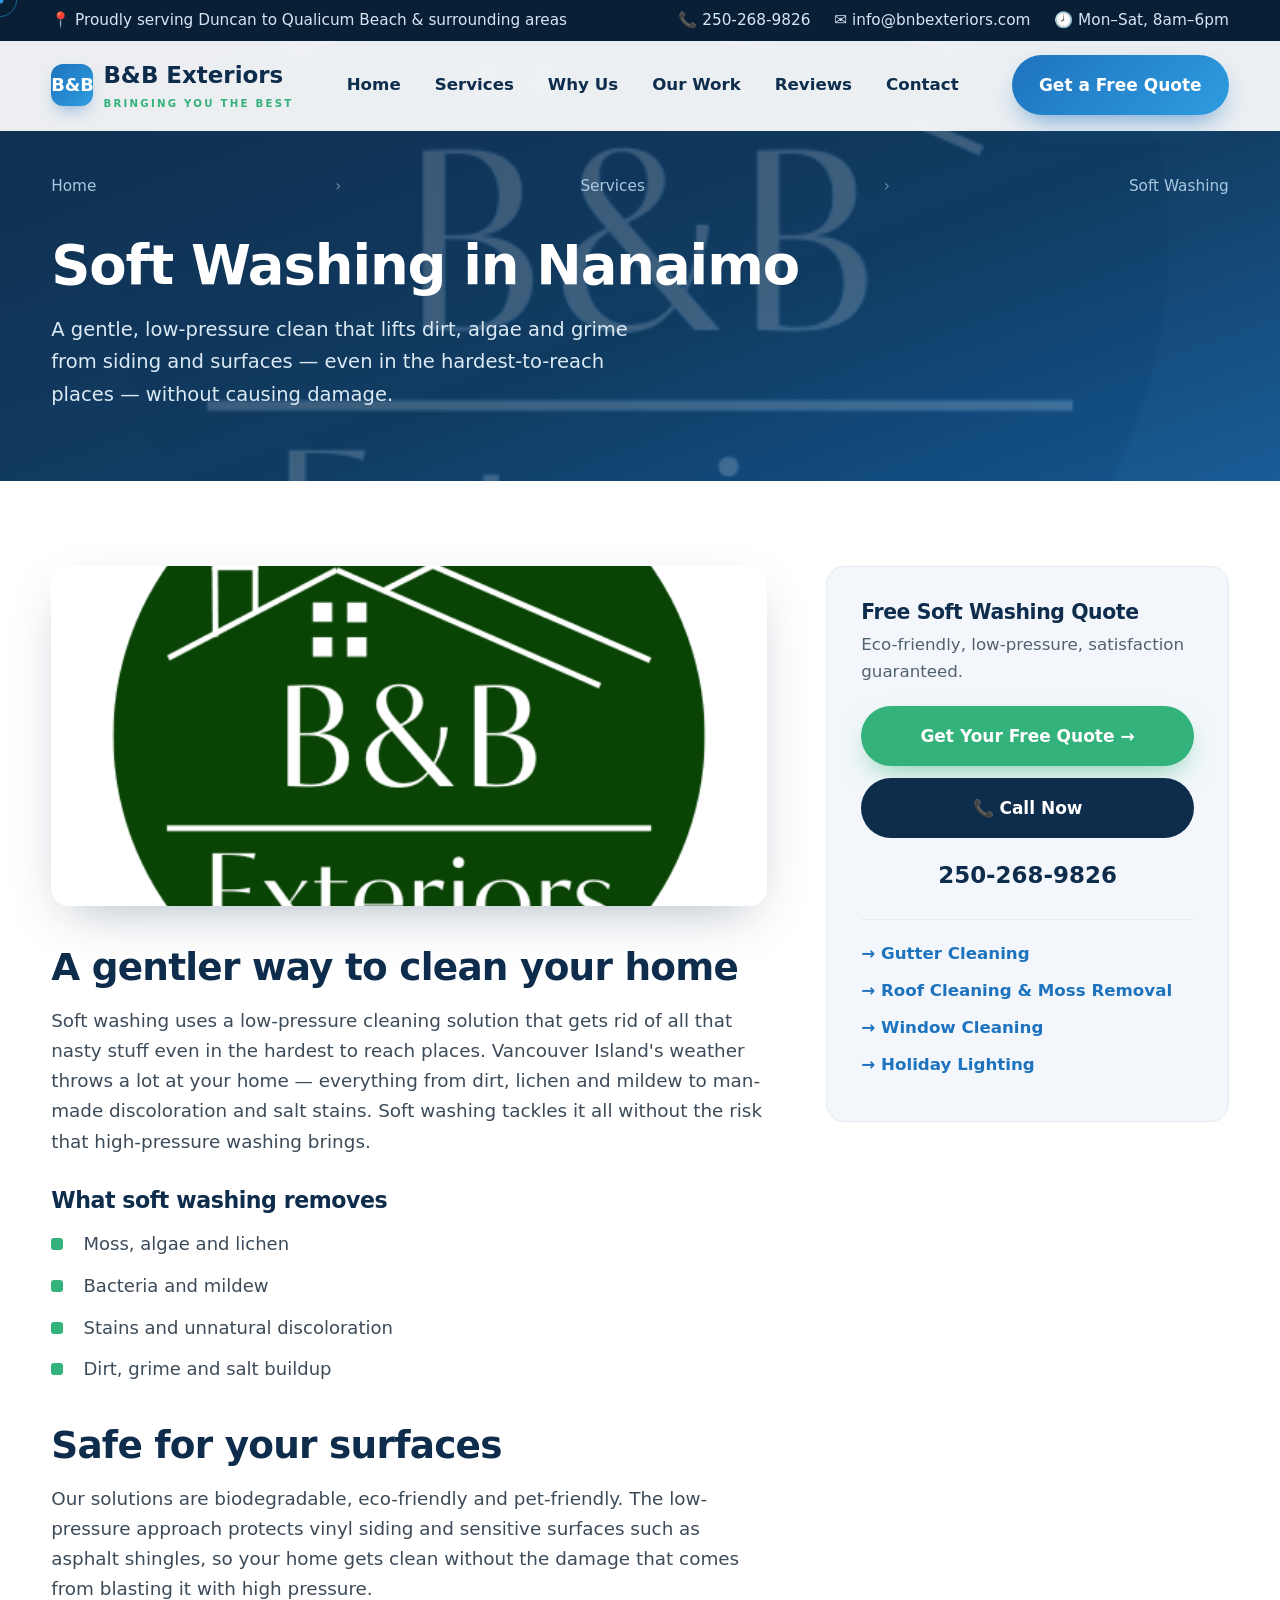
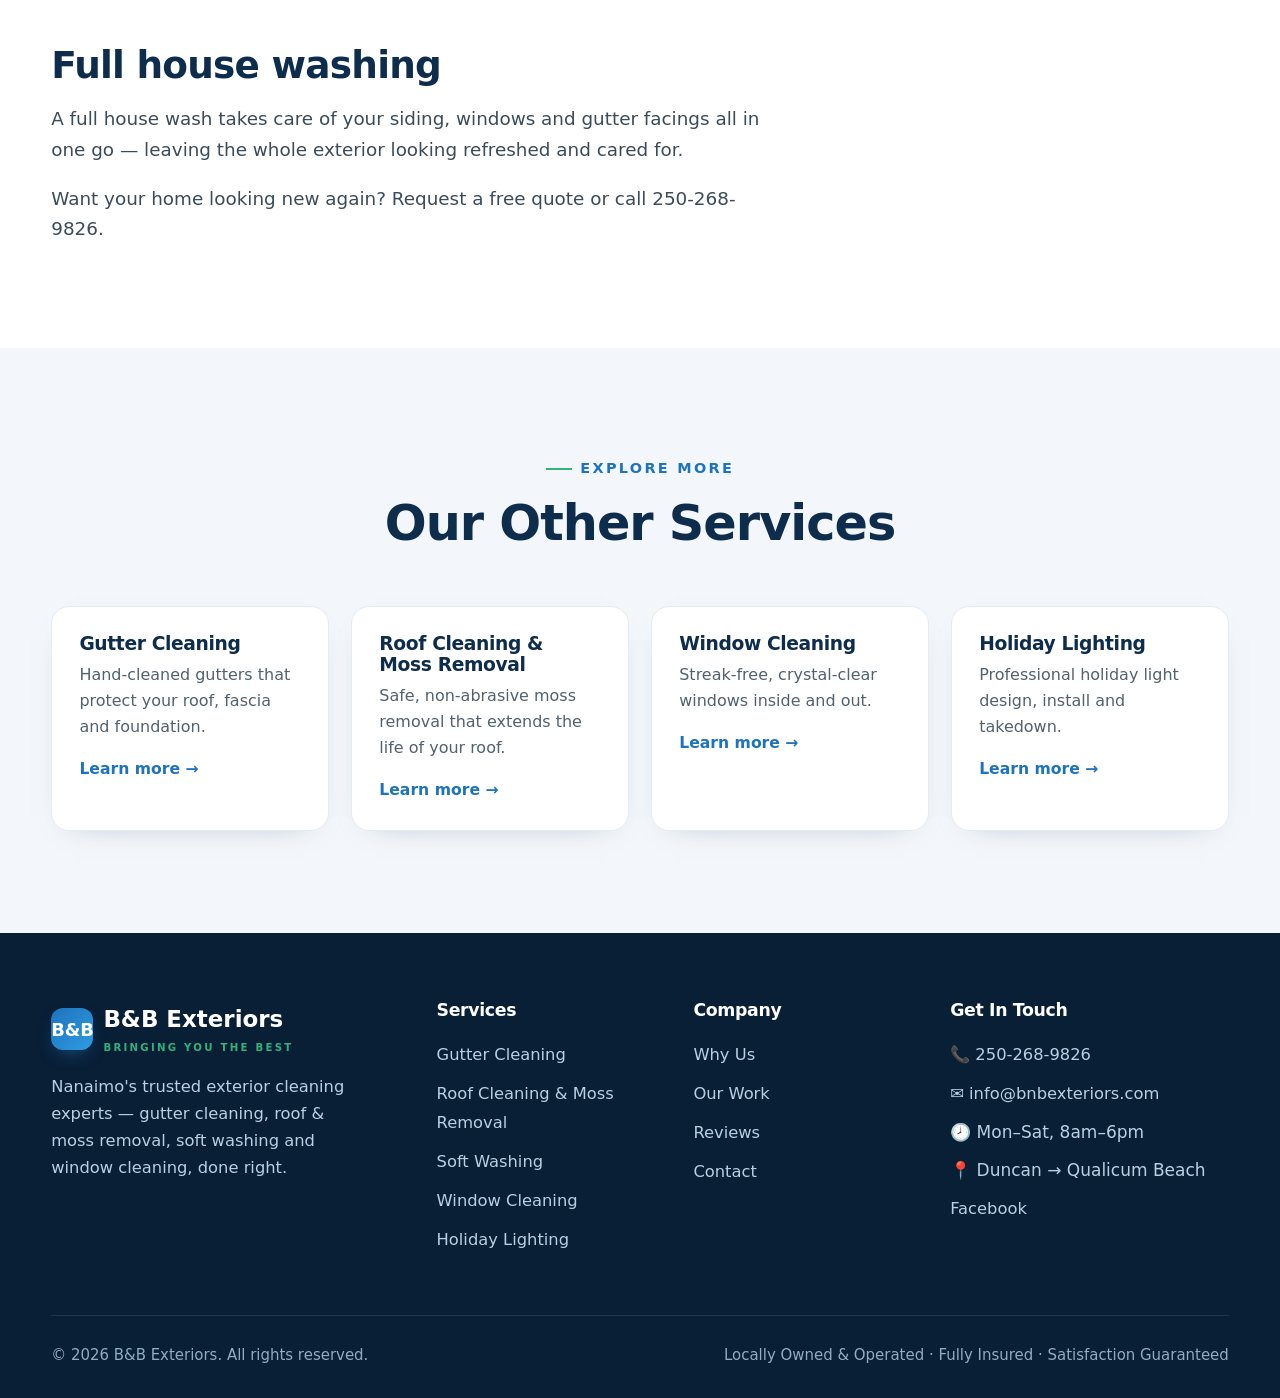
<file: soft-washing/index.html>
<!DOCTYPE html>
<html lang="en">
<head>
<meta charset="UTF-8" />
<meta name="viewport" content="width=device-width, initial-scale=1.0" />
<title>Soft Washing in Nanaimo | B&amp;B Exteriors</title>
<meta name="description" content="Low-pressure soft washing in Nanaimo &amp; Vancouver Island. Safely removes moss, algae, lichen, mildew &amp; stains from siding. Eco-friendly &amp; pet-friendly. Call 250-268-9826." />
<link rel="canonical" href="https://www.bnbexteriors.com/soft-washing/" />
<meta name="robots" content="index, follow" />
<meta name="theme-color" content="#0E2C4B" />
<meta property="og:type" content="website" />
<meta property="og:site_name" content="B&amp;B Exteriors" />
<meta property="og:title" content="Soft Washing in Nanaimo | B&amp;B Exteriors" />
<meta property="og:description" content="Gentle, low-pressure soft washing that lifts dirt, algae and grime from siding without damage. Serving Duncan to Qualicum Beach." />
<meta property="og:url" content="https://www.bnbexteriors.com/soft-washing/" />
<meta property="og:image" content="https://www.bnbexteriors.com/og-image.jpg" />
<meta property="og:locale" content="en_CA" />
<meta name="twitter:card" content="summary_large_image" />
<meta name="twitter:title" content="Soft Washing in Nanaimo | B&amp;B Exteriors" />
<meta name="twitter:description" content="Eco-friendly, low-pressure soft washing for siding and surfaces. Call 250-268-9826." />
<meta name="twitter:image" content="https://www.bnbexteriors.com/og-image.jpg" />
<link rel="icon" href="/favicon.ico" sizes="any" />
<link rel="icon" type="image/svg+xml" href="/favicon.svg" />
<link rel="apple-touch-icon" href="/apple-touch-icon.png" />
<link rel="manifest" href="/site.webmanifest" />
<link rel="stylesheet" href="/styles.css" />
<style>.subhero::before{background-image:url('/images/soft-washing-nanaimo.png')}</style>
<!-- Google Tag Manager placeholder — add the client's existing GTM-XXXXXXX here site-wide. See LOOSE-ENDS.md -->
<script type="application/ld+json">
{
  "@context":"https://schema.org","@type":"Service",
  "name":"Soft Washing",
  "serviceType":"Soft Washing",
  "description":"Low-pressure soft washing in Nanaimo that safely removes moss, algae, lichen, bacteria, mildew, stains and discoloration from siding and sensitive surfaces using biodegradable, eco-friendly solutions.",
  "provider":{"@type":"HomeAndConstructionBusiness","name":"B&B Exteriors","telephone":"+1-250-268-9826","url":"https://www.bnbexteriors.com/"},
  "areaServed":["Nanaimo","Lantzville","Parksville","Qualicum Beach","Duncan","Chemainus"],
  "url":"https://www.bnbexteriors.com/soft-washing/"
}
</script>
<script type="application/ld+json">
{
  "@context":"https://schema.org","@type":"BreadcrumbList",
  "itemListElement":[
    {"@type":"ListItem","position":1,"name":"Home","item":"https://www.bnbexteriors.com/"},
    {"@type":"ListItem","position":2,"name":"Soft Washing","item":"https://www.bnbexteriors.com/soft-washing/"}
  ]
}
</script>
</head>
<body>
<a class="skip-link" href="#main">Skip to content</a>
<div class="cur-dot"></div><div class="cur-ring"></div>

<header id="header">
  <div class="topbar"><div class="wrap">
    <div class="tb-l">📍 Proudly serving Duncan to Qualicum Beach &amp; surrounding areas</div>
    <div class="tb-r">
      <a href="tel:+12502689826">📞 250-268-9826</a>
      <a href="mailto:info@bnbexteriors.com">✉️ info@bnbexteriors.com</a>
      <span>🕗 Mon–Sat, 8am–6pm</span>
    </div>
  </div></div>
  <div class="navbar"><nav class="wrap" aria-label="Primary">
    <a href="/" class="logo" aria-label="B&amp;B Exteriors home"><span class="mark">B&amp;B</span><span>B&amp;B Exteriors<small>Bringing You The Best</small></span></a>
    <ul class="nav-links" id="navlinks">
      <li><a href="/">Home</a></li>
      <li><a href="/#services">Services</a></li>
      <li><a href="/#why">Why Us</a></li>
      <li><a href="/#gallery">Our Work</a></li>
      <li><a href="/#reviews">Reviews</a></li>
      <li><a href="/contact/">Contact</a></li>
    </ul>
    <div class="nav-cta">
      <a href="/contact/" class="btn btn-primary">Get a Free Quote</a>
      <button class="menu-btn" id="menuBtn" aria-label="Menu" aria-expanded="false"><span></span><span></span><span></span></button>
    </div>
  </nav></div>
</header>

<section class="subhero">
  <div class="wrap">
    <nav class="crumb" aria-label="Breadcrumb"><a href="/">Home</a><span>›</span><a href="/#services">Services</a><span>›</span> Soft Washing</nav>
    <h1>Soft Washing in Nanaimo</h1>
    <p>A gentle, low-pressure clean that lifts dirt, algae and grime from siding and surfaces — even in the hardest-to-reach places — without causing damage.</p>
  </div>
</section>

<main id="main" class="content">
  <div class="wrap">
    <div class="prose">
      <img class="lead-img" src="/images/soft-washing-nanaimo.png" width="760" height="340" alt="Soft washing house siding in Nanaimo, BC" />
      <h2>A gentler way to clean your home</h2>
      <p>Soft washing uses a low-pressure cleaning solution that gets rid of all that nasty stuff even in the hardest to reach places. Vancouver Island's weather throws a lot at your home — everything from dirt, lichen and mildew to man-made discoloration and salt stains. Soft washing tackles it all without the risk that high-pressure washing brings.</p>
      <h3>What soft washing removes</h3>
      <ul>
        <li>Moss, algae and lichen</li>
        <li>Bacteria and mildew</li>
        <li>Stains and unnatural discoloration</li>
        <li>Dirt, grime and salt buildup</li>
      </ul>
      <h2>Safe for your surfaces</h2>
      <p>Our solutions are biodegradable, eco-friendly and pet-friendly. The low-pressure approach protects vinyl siding and sensitive surfaces such as asphalt shingles, so your home gets clean without the damage that comes from blasting it with high pressure.</p>
      <h2>Full house washing</h2>
      <p>A full house wash takes care of your siding, windows and gutter facings all in one go — leaving the whole exterior looking refreshed and cared for.</p>
      <p>Want your home looking new again? <a href="/contact/">Request a free quote</a> or call <a href="tel:+12502689826">250-268-9826</a>.</p>
    </div>
    <aside class="aside">
      <h3>Free Soft Washing Quote</h3>
      <p>Eco-friendly, low-pressure, satisfaction guaranteed.</p>
      <a href="/contact/" class="btn btn-green">Get Your Free Quote →</a>
      <a href="tel:+12502689826" class="btn btn-dark">📞 Call Now</a>
      <span class="phone">250-268-9826</span>
      <ul>
        <li><a href="/gutter-cleaning/">→ Gutter Cleaning</a></li>
        <li><a href="/roof-cleaning-moss-removal/">→ Roof Cleaning &amp; Moss Removal</a></li>
        <li><a href="/window-cleaning/">→ Window Cleaning</a></li>
        <li><a href="/holiday-lighting/">→ Holiday Lighting</a></li>
      </ul>
    </aside>
  </div>
</main>

<section class="services pad">
  <div class="wrap">
    <div class="sec-head"><span class="eyebrow">Explore More</span><h2>Our Other Services</h2></div>
    <div class="os-grid">
      <a class="os-card" href="/gutter-cleaning/"><h3>Gutter Cleaning</h3><p>Hand-cleaned gutters that protect your roof, fascia and foundation.</p><span class="more">Learn more →</span></a>
      <a class="os-card" href="/roof-cleaning-moss-removal/"><h3>Roof Cleaning &amp; Moss Removal</h3><p>Safe, non-abrasive moss removal that extends the life of your roof.</p><span class="more">Learn more →</span></a>
      <a class="os-card" href="/window-cleaning/"><h3>Window Cleaning</h3><p>Streak-free, crystal-clear windows inside and out.</p><span class="more">Learn more →</span></a>
      <a class="os-card" href="/holiday-lighting/"><h3>Holiday Lighting</h3><p>Professional holiday light design, install and takedown.</p><span class="more">Learn more →</span></a>
    </div>
  </div>
</section>

<footer>
  <div class="wrap">
    <div class="f-grid">
      <div>
        <a href="/" class="logo"><span class="mark">B&amp;B</span><span style="color:#fff">B&amp;B Exteriors<small>Bringing You The Best</small></span></a>
        <p>Nanaimo's trusted exterior cleaning experts — gutter cleaning, roof &amp; moss removal, soft washing and window cleaning, done right.</p>
      </div>
      <div><h4>Services</h4><ul>
        <li><a href="/gutter-cleaning/">Gutter Cleaning</a></li>
        <li><a href="/roof-cleaning-moss-removal/">Roof Cleaning &amp; Moss Removal</a></li>
        <li><a href="/soft-washing/">Soft Washing</a></li>
        <li><a href="/window-cleaning/">Window Cleaning</a></li>
        <li><a href="/holiday-lighting/">Holiday Lighting</a></li>
      </ul></div>
      <div><h4>Company</h4><ul>
        <li><a href="/#why">Why Us</a></li>
        <li><a href="/#gallery">Our Work</a></li>
        <li><a href="/#reviews">Reviews</a></li>
        <li><a href="/contact/">Contact</a></li>
      </ul></div>
      <div><h4>Get In Touch</h4><ul>
        <li><a href="tel:+12502689826">📞 250-268-9826</a></li>
        <li><a href="mailto:info@bnbexteriors.com">✉️ info@bnbexteriors.com</a></li>
        <li>🕗 Mon–Sat, 8am–6pm</li>
        <li>📍 Duncan → Qualicum Beach</li>
        <li><a href="https://www.facebook.com/profile.php?id=100092324195486" rel="noopener" target="_blank">Facebook</a></li>
      </ul></div>
    </div>
    <div class="f-bottom">
      <span>© 2026 B&amp;B Exteriors. All rights reserved.</span>
      <span>Locally Owned &amp; Operated · Fully Insured · Satisfaction Guaranteed</span>
    </div>
  </div>
</footer>
<script src="/app.js" defer></script>
</body>
</html>
</file>
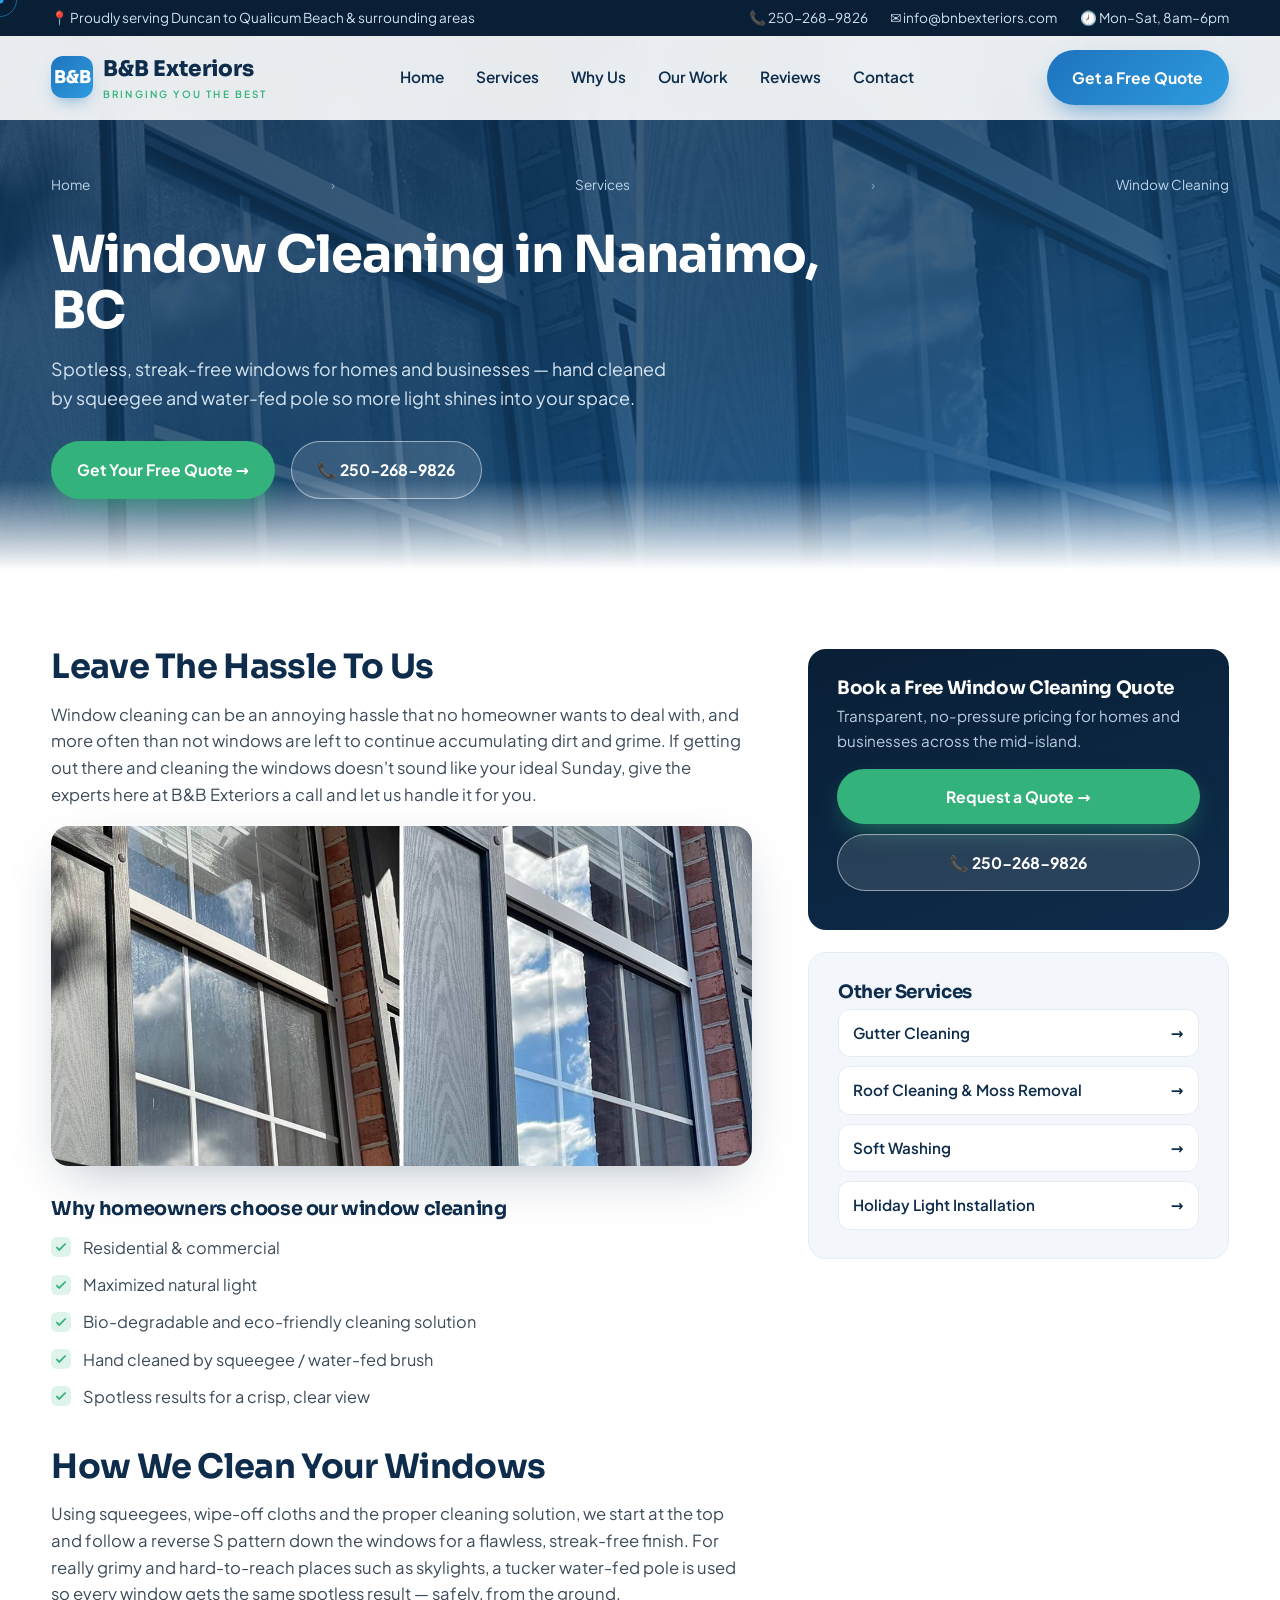
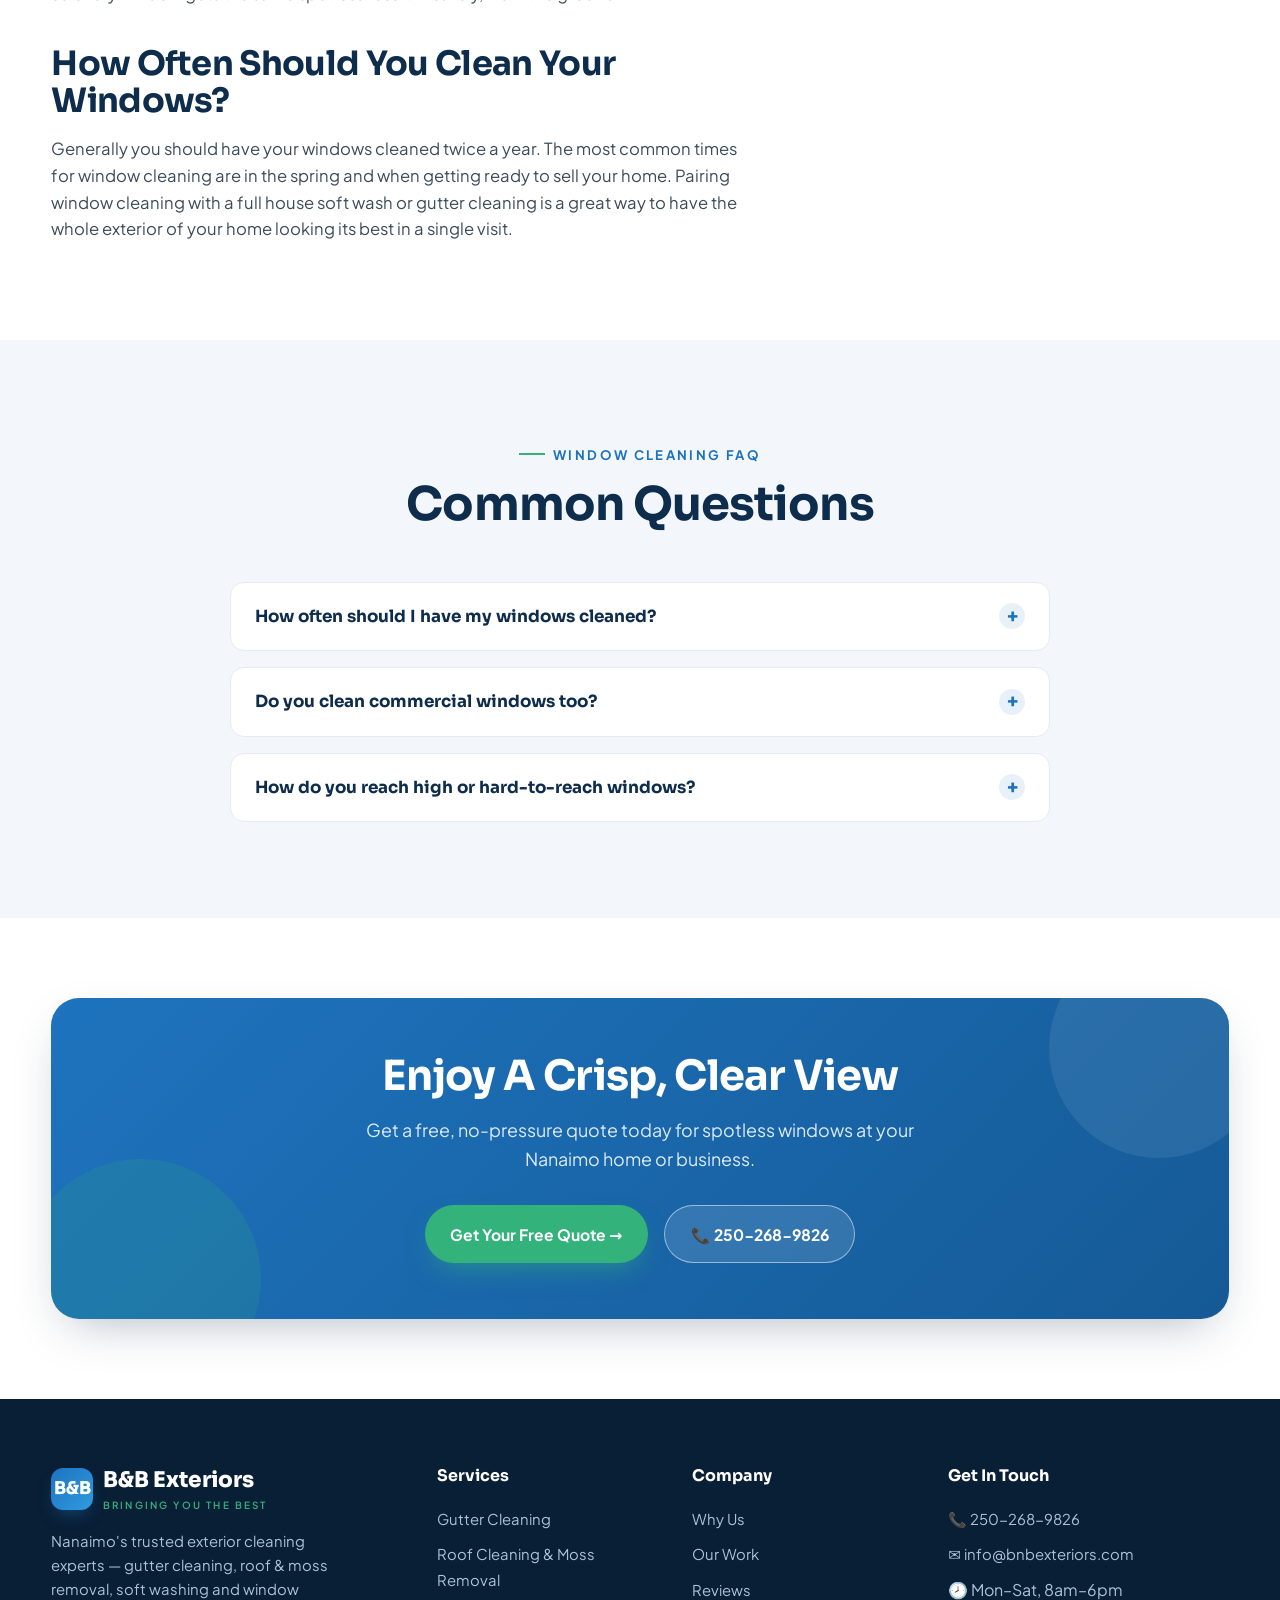
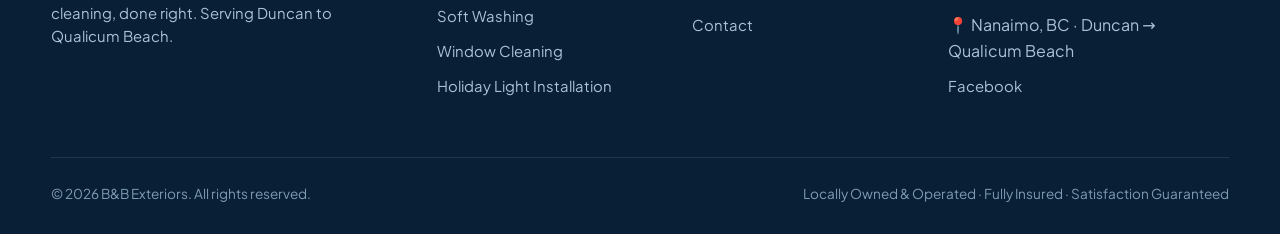
<file: window-cleaning-nanaimo/index.html>
<!DOCTYPE html>
<html lang="en">
<head>
<meta charset="UTF-8" />
<meta name="viewport" content="width=device-width, initial-scale=1.0" />
<title>Window Cleaning Nanaimo, BC | Residential &amp; Commercial | B&amp;B Exteriors</title>
<meta name="description" content="Streak-free window cleaning in Nanaimo, BC — residential &amp; commercial. Hand cleaned by squeegee and water-fed pole for spotless, crystal-clear results. Free quote — call 250-268-9826." />
<link rel="canonical" href="https://www.bnbexteriors.com/window-cleaning-nanaimo/" />
<meta name="robots" content="index, follow" />
<meta name="theme-color" content="#0E2C4B" />
<meta property="og:type" content="website" />
<meta property="og:site_name" content="B&amp;B Exteriors" />
<meta property="og:title" content="Window Cleaning Nanaimo, BC | B&amp;B Exteriors" />
<meta property="og:description" content="Streak-free, crystal-clear window cleaning for homes and businesses. Hand cleaned by squeegee &amp; water-fed pole. Free quotes." />
<meta property="og:url" content="https://www.bnbexteriors.com/window-cleaning-nanaimo/" />
<meta property="og:image" content="https://www.bnbexteriors.com/assets/window-cleaning-nanaimo-detail.jpg" />
<meta property="og:locale" content="en_CA" />
<meta name="twitter:card" content="summary_large_image" />
<meta name="twitter:title" content="Window Cleaning Nanaimo, BC | B&amp;B Exteriors" />
<meta name="twitter:description" content="Streak-free, crystal-clear window cleaning for homes and businesses. Free quotes — 250-268-9826." />
<meta name="twitter:image" content="https://www.bnbexteriors.com/assets/window-cleaning-nanaimo-detail.jpg" />
<link rel="icon" href="/favicon.ico" sizes="any" />
<link rel="icon" type="image/png" href="/assets/favicon-32.png" sizes="32x32" />
<link rel="apple-touch-icon" href="/assets/apple-touch-icon.png" />
<link rel="stylesheet" href="/assets/site.css" />
<style>.subhero{--hero-bg:url('/assets/window-cleaning-nanaimo-detail.jpg')}</style>
<script type="application/ld+json">
{
  "@context": "https://schema.org",
  "@graph": [
    {
      "@type": "Service",
      "serviceType": "Window Cleaning",
      "name": "Window Cleaning in Nanaimo, BC",
      "url": "https://www.bnbexteriors.com/window-cleaning-nanaimo/",
      "description": "Residential and commercial window cleaning in Nanaimo. Windows are hand cleaned by squeegee and water-fed pole for spotless, streak-free results that maximize natural light.",
      "provider": {
        "@type": "HomeAndConstructionBusiness",
        "name": "B&B Exteriors",
        "telephone": "+1-250-268-9826",
        "url": "https://www.bnbexteriors.com/",
        "address": {"@type":"PostalAddress","addressLocality":"Nanaimo","addressRegion":"BC","addressCountry":"CA"}
      },
      "areaServed": [{"@type":"City","name":"Nanaimo"},{"@type":"City","name":"Duncan"},{"@type":"City","name":"Qualicum Beach"}]
    },
    {
      "@type": "BreadcrumbList",
      "itemListElement": [
        {"@type":"ListItem","position":1,"name":"Home","item":"https://www.bnbexteriors.com/"},
        {"@type":"ListItem","position":2,"name":"Services","item":"https://www.bnbexteriors.com/#services"},
        {"@type":"ListItem","position":3,"name":"Window Cleaning","item":"https://www.bnbexteriors.com/window-cleaning-nanaimo/"}
      ]
    },
    {
      "@type": "FAQPage",
      "mainEntity": [
        {"@type":"Question","name":"How often should I have my windows cleaned?","acceptedAnswer":{"@type":"Answer","text":"Generally you should have your windows cleaned twice a year. The most common times for window cleaning are spring and when getting ready to sell your home."}},
        {"@type":"Question","name":"Do you clean commercial windows too?","acceptedAnswer":{"@type":"Answer","text":"Yes. We provide both residential and commercial window cleaning across Nanaimo and the surrounding area."}},
        {"@type":"Question","name":"How do you reach high or hard-to-reach windows?","acceptedAnswer":{"@type":"Answer","text":"We use squeegees and wipe-off cloths for a streak-free finish, and a tucker water-fed pole for really grimy and hard-to-reach places such as skylights."}}
      ]
    }
  ]
}
</script>
</head>
<body>
<div class="cur-dot"></div><div class="cur-ring"></div>

<header id="header">
  <div class="topbar"><div class="wrap">
    <div class="tb-l">📍 Proudly serving Duncan to Qualicum Beach &amp; surrounding areas</div>
    <div class="tb-r">
      <a href="tel:+12502689826">📞 250-268-9826</a>
      <a href="mailto:info@bnbexteriors.com">✉️ info@bnbexteriors.com</a>
      <span>🕗 Mon–Sat, 8am–6pm</span>
    </div>
  </div></div>
  <div class="navbar"><nav class="wrap">
    <a href="/" class="logo" aria-label="B&amp;B Exteriors home"><span class="mark">B&amp;B</span><span>B&amp;B Exteriors<small>Bringing You The Best</small></span></a>
    <ul class="nav-links" id="navlinks">
      <li><a href="/">Home</a></li>
      <li><a href="/#services">Services</a></li>
      <li><a href="/#why">Why Us</a></li>
      <li><a href="/#gallery">Our Work</a></li>
      <li><a href="/#reviews">Reviews</a></li>
      <li><a href="/contact/">Contact</a></li>
    </ul>
    <div class="nav-cta">
      <a href="/contact/" class="btn btn-primary">Get a Free Quote</a>
      <button class="menu-btn" id="menuBtn" aria-label="Menu"><span></span><span></span><span></span></button>
    </div>
  </nav></div>
</header>

<section class="subhero">
  <div class="wrap">
    <nav class="crumbs" aria-label="Breadcrumb"><a href="/">Home</a> <span>›</span> <a href="/#services">Services</a> <span>›</span> Window Cleaning</nav>
    <h1>Window Cleaning in Nanaimo, BC</h1>
    <p>Spotless, streak-free windows for homes and businesses — hand cleaned by squeegee and water-fed pole so more light shines into your space.</p>
    <div class="hero-cta">
      <a href="/contact/" class="btn btn-green">Get Your Free Quote →</a>
      <a href="tel:+12502689826" class="btn btn-ghost">📞 250-268-9826</a>
    </div>
  </div>
</section>

<section class="svc-main">
  <div class="wrap svc-layout">
    <div class="svc-body">
      <h2>Leave The Hassle To Us</h2>
      <p>Window cleaning can be an annoying hassle that no homeowner wants to deal with, and more often than not windows are left to continue accumulating dirt and grime. If getting out there and cleaning the windows doesn't sound like your ideal Sunday, give the experts here at B&amp;B Exteriors a call and let us handle it for you.</p>
      <figure class="svc-figure"><img src="/assets/window-cleaning-nanaimo-detail.jpg" alt="Streak-free window cleaning in Nanaimo, BC" /></figure>

      <h3>Why homeowners choose our window cleaning</h3>
      <ul class="checks">
        <li>Residential &amp; commercial</li>
        <li>Maximized natural light</li>
        <li>Bio-degradable and eco-friendly cleaning solution</li>
        <li>Hand cleaned by squeegee / water-fed brush</li>
        <li>Spotless results for a crisp, clear view</li>
      </ul>

      <h2>How We Clean Your Windows</h2>
      <p>Using squeegees, wipe-off cloths and the proper cleaning solution, we start at the top and follow a reverse S pattern down the windows for a flawless, streak-free finish. For really grimy and hard-to-reach places such as skylights, a tucker water-fed pole is used so every window gets the same spotless result — safely, from the ground.</p>

      <h2>How Often Should You Clean Your Windows?</h2>
      <p>Generally you should have your windows cleaned twice a year. The most common times for window cleaning are in the spring and when getting ready to sell your home. Pairing window cleaning with a <a href="/soft-washing-nanaimo/">full house soft wash</a> or <a href="/gutter-cleaning-nanaimo/">gutter cleaning</a> is a great way to have the whole exterior of your home looking its best in a single visit.</p>
    </div>

    <aside class="svc-aside">
      <div class="aside-card dark">
        <h3>Book a Free Window Cleaning Quote</h3>
        <p>Transparent, no-pressure pricing for homes and businesses across the mid-island.</p>
        <a href="/contact/" class="btn btn-green">Request a Quote →</a>
        <a href="tel:+12502689826" class="btn btn-ghost">📞 250-268-9826</a>
      </div>
      <div class="aside-card">
        <h3>Other Services</h3>
        <ul class="aside-links">
          <li><a href="/gutter-cleaning-nanaimo/">Gutter Cleaning <span>→</span></a></li>
          <li><a href="/roof-cleaning-moss-removal-nanaimo/">Roof Cleaning &amp; Moss Removal <span>→</span></a></li>
          <li><a href="/soft-washing-nanaimo/">Soft Washing <span>→</span></a></li>
          <li><a href="/holiday-light-installation-nanaimo/">Holiday Light Installation <span>→</span></a></li>
        </ul>
      </div>
    </aside>
  </div>
</section>

<section class="faq pad">
  <div class="wrap">
    <div class="sec-head"><span class="eyebrow">Window Cleaning FAQ</span><h2>Common Questions</h2></div>
    <div class="faq-list">
      <div class="faq-item"><button class="faq-q" type="button">How often should I have my windows cleaned?<span class="pm">+</span></button><div class="faq-a"><p>Generally twice a year. The most common times for window cleaning are spring and when getting ready to sell your home.</p></div></div>
      <div class="faq-item"><button class="faq-q" type="button">Do you clean commercial windows too?<span class="pm">+</span></button><div class="faq-a"><p>Yes — we provide both residential and commercial window cleaning across Nanaimo and the surrounding area.</p></div></div>
      <div class="faq-item"><button class="faq-q" type="button">How do you reach high or hard-to-reach windows?<span class="pm">+</span></button><div class="faq-a"><p>We use squeegees and wipe-off cloths for a streak-free finish, and a tucker water-fed pole for really grimy and hard-to-reach places such as skylights.</p></div></div>
    </div>
  </div>
</section>

<section class="cta-band"><div class="wrap"><div class="cta-inner">
  <h2>Enjoy A Crisp, Clear View</h2>
  <p>Get a free, no-pressure quote today for spotless windows at your Nanaimo home or business.</p>
  <div class="hero-cta"><a href="/contact/" class="btn btn-green">Get Your Free Quote →</a><a href="tel:+12502689826" class="btn btn-ghost">📞 250-268-9826</a></div>
</div></div></section>

<footer>
  <div class="wrap">
    <div class="f-grid">
      <div>
        <a href="/" class="logo"><span class="mark">B&amp;B</span><span style="color:#fff">B&amp;B Exteriors<small>Bringing You The Best</small></span></a>
        <p>Nanaimo's trusted exterior cleaning experts — gutter cleaning, roof &amp; moss removal, soft washing and window cleaning, done right. Serving Duncan to Qualicum Beach.</p>
      </div>
      <div><h5>Services</h5><ul>
        <li><a href="/gutter-cleaning-nanaimo/">Gutter Cleaning</a></li>
        <li><a href="/roof-cleaning-moss-removal-nanaimo/">Roof Cleaning &amp; Moss Removal</a></li>
        <li><a href="/soft-washing-nanaimo/">Soft Washing</a></li>
        <li><a href="/window-cleaning-nanaimo/">Window Cleaning</a></li>
        <li><a href="/holiday-light-installation-nanaimo/">Holiday Light Installation</a></li>
      </ul></div>
      <div><h5>Company</h5><ul>
        <li><a href="/#why">Why Us</a></li>
        <li><a href="/#gallery">Our Work</a></li>
        <li><a href="/#reviews">Reviews</a></li>
        <li><a href="/contact/">Contact</a></li>
      </ul></div>
      <div><h5>Get In Touch</h5><ul>
        <li><a href="tel:+12502689826">📞 250-268-9826</a></li>
        <li><a href="mailto:info@bnbexteriors.com">✉️ info@bnbexteriors.com</a></li>
        <li>🕗 Mon–Sat, 8am–6pm</li>
        <li>📍 Nanaimo, BC · Duncan → Qualicum Beach</li>
        <li><a href="https://www.facebook.com/profile.php?id=100092324195486" rel="noopener" target="_blank">Facebook</a></li>
      </ul></div>
    </div>
    <div class="f-bottom">
      <span>© 2026 B&amp;B Exteriors. All rights reserved.</span>
      <span>Locally Owned &amp; Operated · Fully Insured · Satisfaction Guaranteed</span>
    </div>
  </div>
</footer>
<script src="/assets/site.js" defer></script>
</body>
</html>
</file>
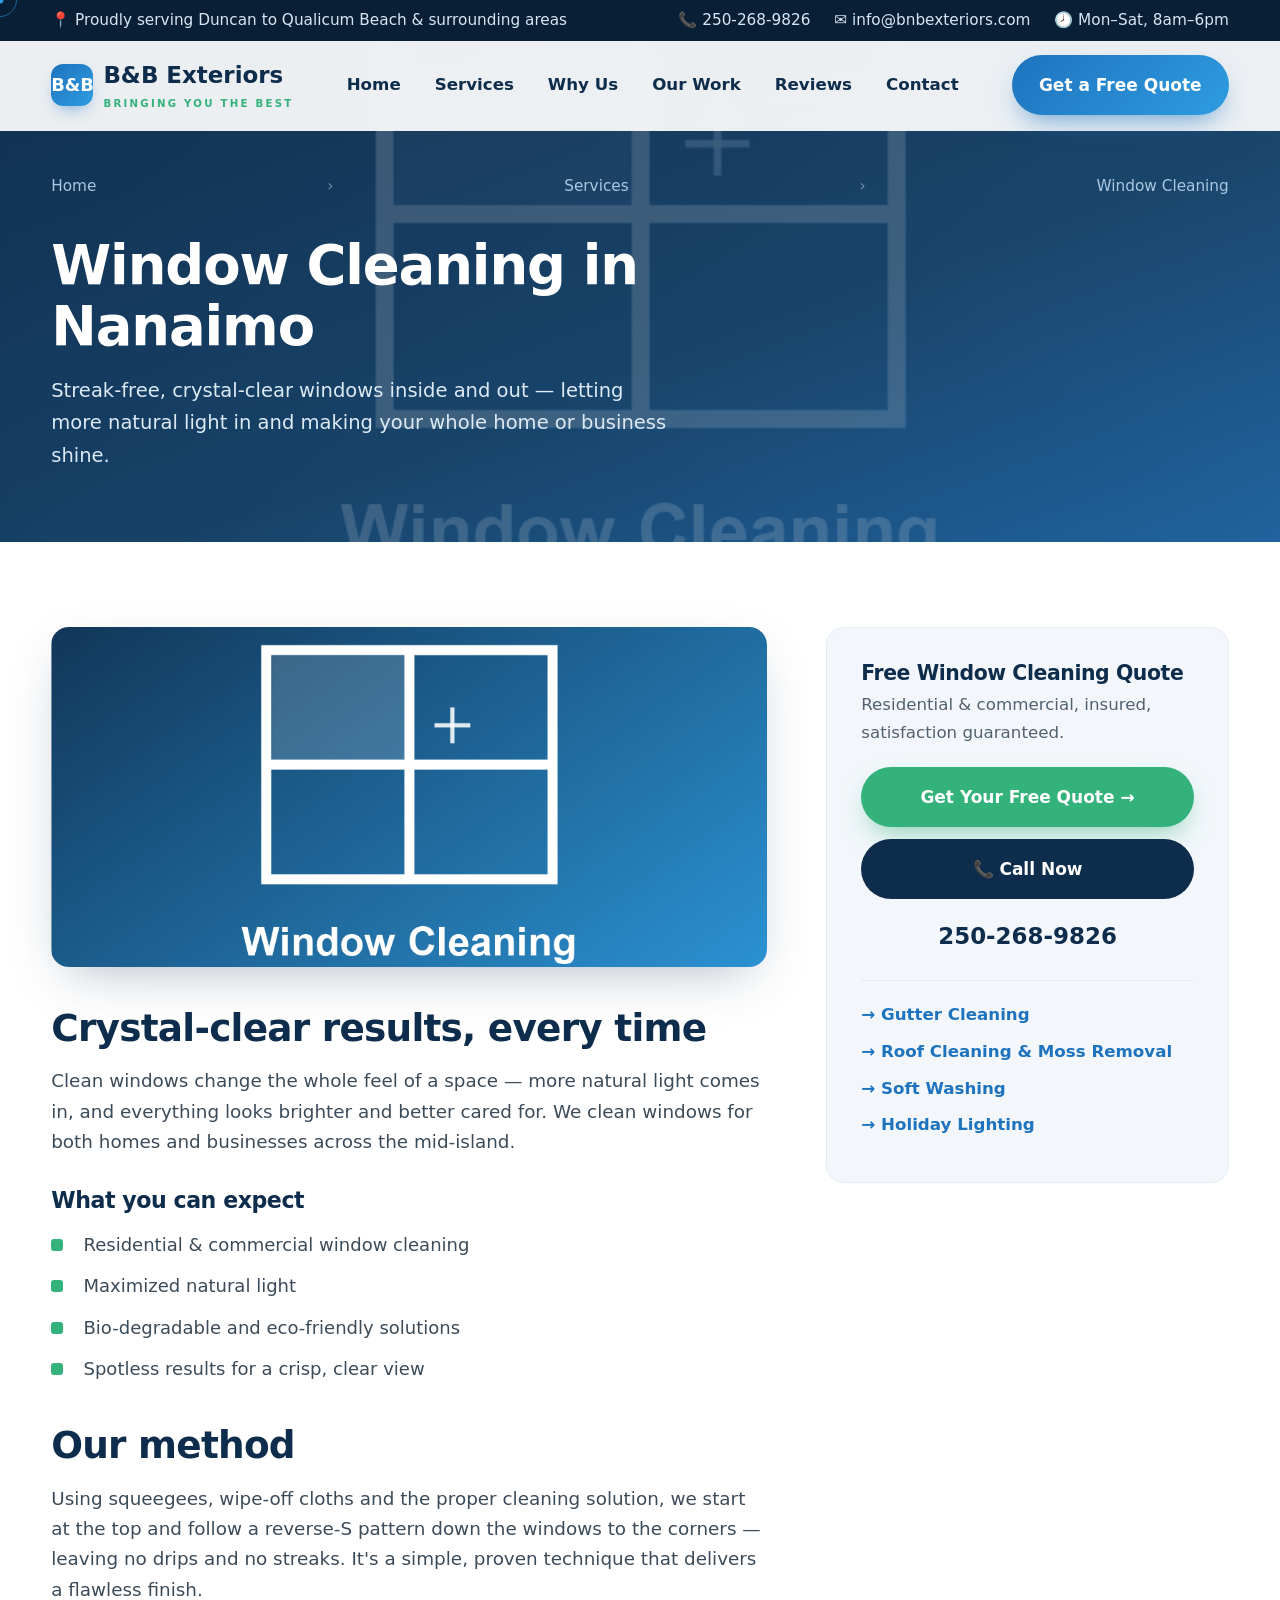
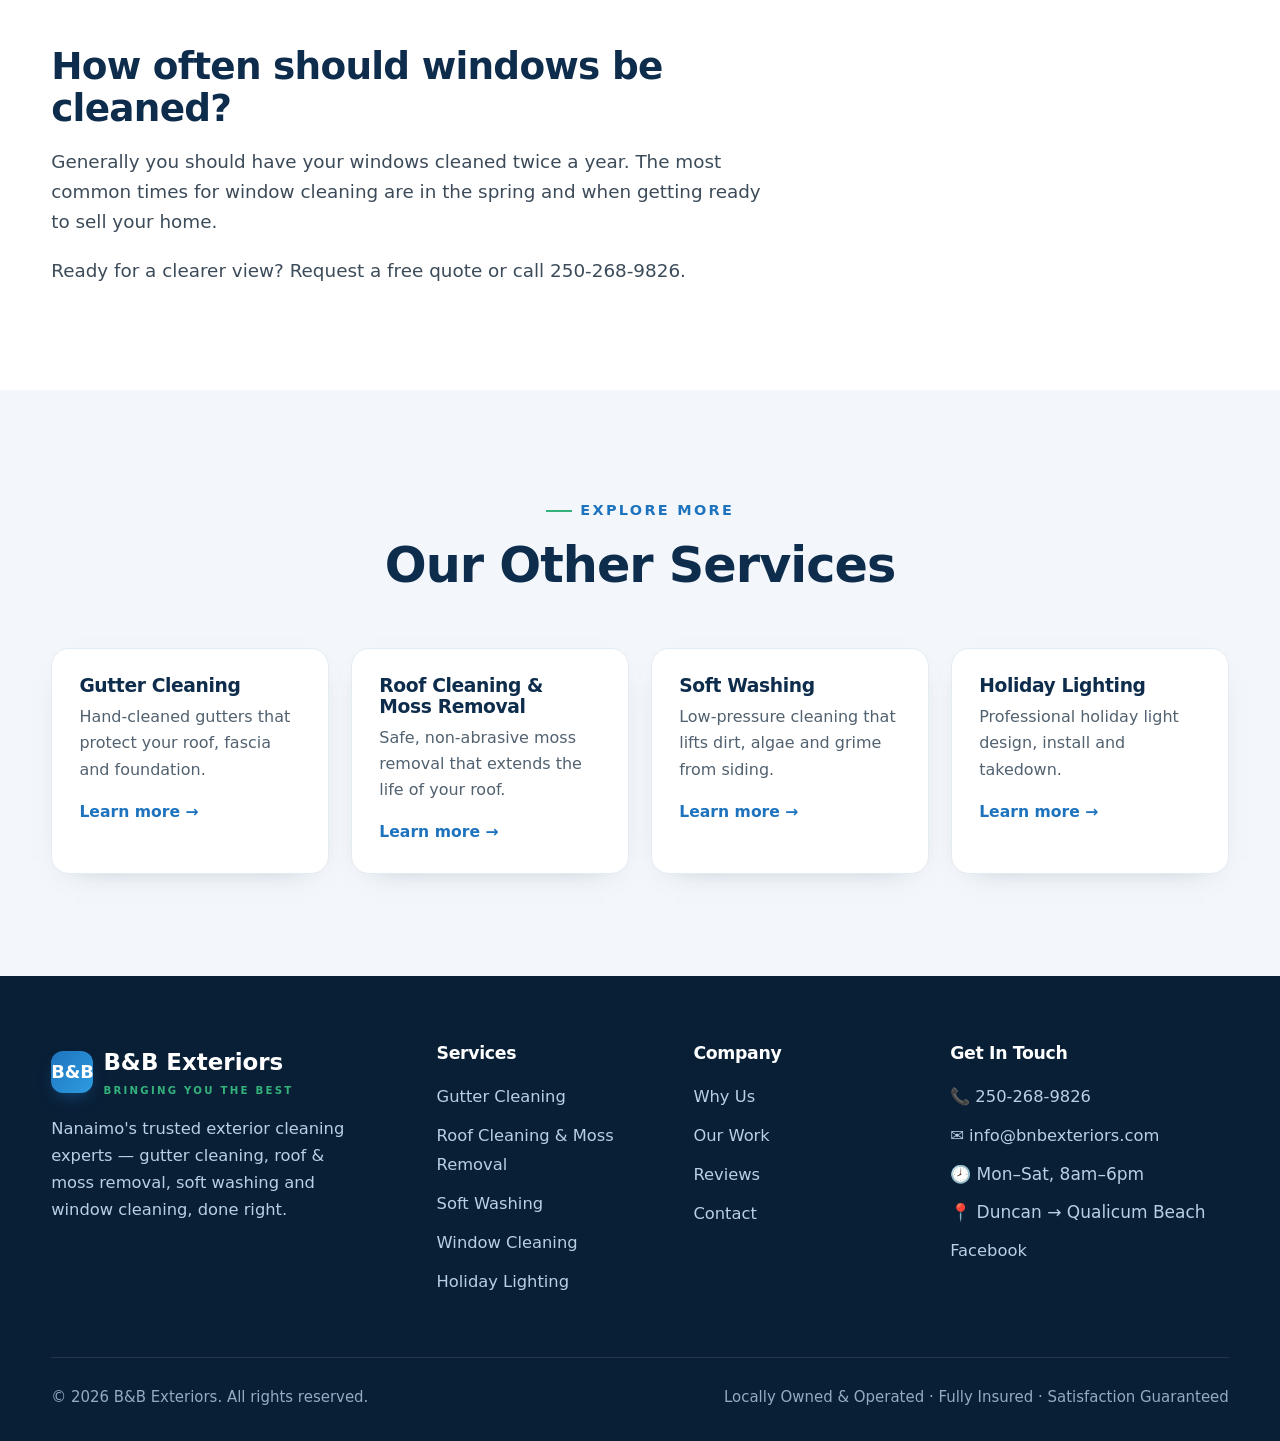
<file: window-cleaning/index.html>
<!DOCTYPE html>
<html lang="en">
<head>
<meta charset="UTF-8" />
<meta name="viewport" content="width=device-width, initial-scale=1.0" />
<title>Window Cleaning in Nanaimo | B&amp;B Exteriors</title>
<meta name="description" content="Streak-free residential &amp; commercial window cleaning in Nanaimo. Bio-degradable, eco-friendly, spotless results. Twice-a-year recommended. Call 250-268-9826." />
<link rel="canonical" href="https://www.bnbexteriors.com/window-cleaning/" />
<meta name="robots" content="index, follow" />
<meta name="theme-color" content="#0E2C4B" />
<meta property="og:type" content="website" />
<meta property="og:site_name" content="B&amp;B Exteriors" />
<meta property="og:title" content="Window Cleaning in Nanaimo | B&amp;B Exteriors" />
<meta property="og:description" content="Streak-free, crystal-clear windows inside and out — residential and commercial. Serving Duncan to Qualicum Beach." />
<meta property="og:url" content="https://www.bnbexteriors.com/window-cleaning/" />
<meta property="og:image" content="https://www.bnbexteriors.com/og-image.jpg" />
<meta property="og:locale" content="en_CA" />
<meta name="twitter:card" content="summary_large_image" />
<meta name="twitter:title" content="Window Cleaning in Nanaimo | B&amp;B Exteriors" />
<meta name="twitter:description" content="Residential &amp; commercial window cleaning with spotless, streak-free results. Call 250-268-9826." />
<meta name="twitter:image" content="https://www.bnbexteriors.com/og-image.jpg" />
<link rel="icon" href="/favicon.ico" sizes="any" />
<link rel="icon" type="image/svg+xml" href="/favicon.svg" />
<link rel="apple-touch-icon" href="/apple-touch-icon.png" />
<link rel="manifest" href="/site.webmanifest" />
<link rel="stylesheet" href="/styles.css" />
<style>.subhero::before{background-image:url('/images/window-cleaning-nanaimo.png')}</style>
<!-- Google Tag Manager placeholder — add the client's existing GTM-XXXXXXX here site-wide. See LOOSE-ENDS.md -->
<script type="application/ld+json">
{
  "@context":"https://schema.org","@type":"Service",
  "name":"Window Cleaning",
  "serviceType":"Window Cleaning",
  "description":"Residential and commercial window cleaning in Nanaimo for streak-free, spotless results using squeegees, wipe-off cloths and the proper biodegradable cleaning solution.",
  "provider":{"@type":"HomeAndConstructionBusiness","name":"B&B Exteriors","telephone":"+1-250-268-9826","url":"https://www.bnbexteriors.com/"},
  "areaServed":["Nanaimo","Lantzville","Parksville","Qualicum Beach","Duncan","Chemainus"],
  "url":"https://www.bnbexteriors.com/window-cleaning/"
}
</script>
<script type="application/ld+json">
{
  "@context":"https://schema.org","@type":"BreadcrumbList",
  "itemListElement":[
    {"@type":"ListItem","position":1,"name":"Home","item":"https://www.bnbexteriors.com/"},
    {"@type":"ListItem","position":2,"name":"Window Cleaning","item":"https://www.bnbexteriors.com/window-cleaning/"}
  ]
}
</script>
</head>
<body>
<a class="skip-link" href="#main">Skip to content</a>
<div class="cur-dot"></div><div class="cur-ring"></div>

<header id="header">
  <div class="topbar"><div class="wrap">
    <div class="tb-l">📍 Proudly serving Duncan to Qualicum Beach &amp; surrounding areas</div>
    <div class="tb-r">
      <a href="tel:+12502689826">📞 250-268-9826</a>
      <a href="mailto:info@bnbexteriors.com">✉️ info@bnbexteriors.com</a>
      <span>🕗 Mon–Sat, 8am–6pm</span>
    </div>
  </div></div>
  <div class="navbar"><nav class="wrap" aria-label="Primary">
    <a href="/" class="logo" aria-label="B&amp;B Exteriors home"><span class="mark">B&amp;B</span><span>B&amp;B Exteriors<small>Bringing You The Best</small></span></a>
    <ul class="nav-links" id="navlinks">
      <li><a href="/">Home</a></li>
      <li><a href="/#services">Services</a></li>
      <li><a href="/#why">Why Us</a></li>
      <li><a href="/#gallery">Our Work</a></li>
      <li><a href="/#reviews">Reviews</a></li>
      <li><a href="/contact/">Contact</a></li>
    </ul>
    <div class="nav-cta">
      <a href="/contact/" class="btn btn-primary">Get a Free Quote</a>
      <button class="menu-btn" id="menuBtn" aria-label="Menu" aria-expanded="false"><span></span><span></span><span></span></button>
    </div>
  </nav></div>
</header>

<section class="subhero">
  <div class="wrap">
    <nav class="crumb" aria-label="Breadcrumb"><a href="/">Home</a><span>›</span><a href="/#services">Services</a><span>›</span> Window Cleaning</nav>
    <h1>Window Cleaning in Nanaimo</h1>
    <p>Streak-free, crystal-clear windows inside and out — letting more natural light in and making your whole home or business shine.</p>
  </div>
</section>

<main id="main" class="content">
  <div class="wrap">
    <div class="prose">
      <img class="lead-img" src="/images/window-cleaning-nanaimo.png" width="760" height="340" alt="Window cleaning in Nanaimo, BC" />
      <h2>Crystal-clear results, every time</h2>
      <p>Clean windows change the whole feel of a space — more natural light comes in, and everything looks brighter and better cared for. We clean windows for both homes and businesses across the mid-island.</p>
      <h3>What you can expect</h3>
      <ul>
        <li>Residential &amp; commercial window cleaning</li>
        <li>Maximized natural light</li>
        <li>Bio-degradable and eco-friendly solutions</li>
        <li>Spotless results for a crisp, clear view</li>
      </ul>
      <h2>Our method</h2>
      <p>Using squeegees, wipe-off cloths and the proper cleaning solution, we start at the top and follow a reverse-S pattern down the windows to the corners — leaving no drips and no streaks. It's a simple, proven technique that delivers a flawless finish.</p>
      <h2>How often should windows be cleaned?</h2>
      <p>Generally you should have your windows cleaned twice a year. The most common times for window cleaning are in the spring and when getting ready to sell your home.</p>
      <p>Ready for a clearer view? <a href="/contact/">Request a free quote</a> or call <a href="tel:+12502689826">250-268-9826</a>.</p>
    </div>
    <aside class="aside">
      <h3>Free Window Cleaning Quote</h3>
      <p>Residential &amp; commercial, insured, satisfaction guaranteed.</p>
      <a href="/contact/" class="btn btn-green">Get Your Free Quote →</a>
      <a href="tel:+12502689826" class="btn btn-dark">📞 Call Now</a>
      <span class="phone">250-268-9826</span>
      <ul>
        <li><a href="/gutter-cleaning/">→ Gutter Cleaning</a></li>
        <li><a href="/roof-cleaning-moss-removal/">→ Roof Cleaning &amp; Moss Removal</a></li>
        <li><a href="/soft-washing/">→ Soft Washing</a></li>
        <li><a href="/holiday-lighting/">→ Holiday Lighting</a></li>
      </ul>
    </aside>
  </div>
</main>

<section class="services pad">
  <div class="wrap">
    <div class="sec-head"><span class="eyebrow">Explore More</span><h2>Our Other Services</h2></div>
    <div class="os-grid">
      <a class="os-card" href="/gutter-cleaning/"><h3>Gutter Cleaning</h3><p>Hand-cleaned gutters that protect your roof, fascia and foundation.</p><span class="more">Learn more →</span></a>
      <a class="os-card" href="/roof-cleaning-moss-removal/"><h3>Roof Cleaning &amp; Moss Removal</h3><p>Safe, non-abrasive moss removal that extends the life of your roof.</p><span class="more">Learn more →</span></a>
      <a class="os-card" href="/soft-washing/"><h3>Soft Washing</h3><p>Low-pressure cleaning that lifts dirt, algae and grime from siding.</p><span class="more">Learn more →</span></a>
      <a class="os-card" href="/holiday-lighting/"><h3>Holiday Lighting</h3><p>Professional holiday light design, install and takedown.</p><span class="more">Learn more →</span></a>
    </div>
  </div>
</section>

<footer>
  <div class="wrap">
    <div class="f-grid">
      <div>
        <a href="/" class="logo"><span class="mark">B&amp;B</span><span style="color:#fff">B&amp;B Exteriors<small>Bringing You The Best</small></span></a>
        <p>Nanaimo's trusted exterior cleaning experts — gutter cleaning, roof &amp; moss removal, soft washing and window cleaning, done right.</p>
      </div>
      <div><h4>Services</h4><ul>
        <li><a href="/gutter-cleaning/">Gutter Cleaning</a></li>
        <li><a href="/roof-cleaning-moss-removal/">Roof Cleaning &amp; Moss Removal</a></li>
        <li><a href="/soft-washing/">Soft Washing</a></li>
        <li><a href="/window-cleaning/">Window Cleaning</a></li>
        <li><a href="/holiday-lighting/">Holiday Lighting</a></li>
      </ul></div>
      <div><h4>Company</h4><ul>
        <li><a href="/#why">Why Us</a></li>
        <li><a href="/#gallery">Our Work</a></li>
        <li><a href="/#reviews">Reviews</a></li>
        <li><a href="/contact/">Contact</a></li>
      </ul></div>
      <div><h4>Get In Touch</h4><ul>
        <li><a href="tel:+12502689826">📞 250-268-9826</a></li>
        <li><a href="mailto:info@bnbexteriors.com">✉️ info@bnbexteriors.com</a></li>
        <li>🕗 Mon–Sat, 8am–6pm</li>
        <li>📍 Duncan → Qualicum Beach</li>
        <li><a href="https://www.facebook.com/profile.php?id=100092324195486" rel="noopener" target="_blank">Facebook</a></li>
      </ul></div>
    </div>
    <div class="f-bottom">
      <span>© 2026 B&amp;B Exteriors. All rights reserved.</span>
      <span>Locally Owned &amp; Operated · Fully Insured · Satisfaction Guaranteed</span>
    </div>
  </div>
</footer>
<script src="/app.js" defer></script>
</body>
</html>
</file>
<file: assets/site.css>
@import url('/fonts/fonts.css');

:root{
  --navy:#0E2C4B;
  --navy-deep:#091F36;
  --blue:#1E73BE;
  --blue-bright:#2E9CE0;
  --green:#34B27B;
  --ink:#13212f;
  --slate:#5a6b7b;
  --mist:#F3F7FB;
  --line:#e3ecf3;
  --white:#ffffff;
  --shadow:0 18px 50px -18px rgba(14,44,75,.35);
  --radius:18px;
}
*{margin:0;padding:0;box-sizing:border-box}
html{scroll-behavior:smooth}
body{
  font-family:'Plus Jakarta Sans',system-ui,-apple-system,Segoe UI,Roboto,sans-serif;
  color:var(--ink);
  background:var(--white);
  line-height:1.6;
  overflow-x:hidden;
}
h1,h2,h3,h4{font-family:'Sora','Plus Jakarta Sans',sans-serif;line-height:1.1;color:var(--navy);letter-spacing:-.02em}
a{text-decoration:none;color:inherit}
img{display:block;max-width:100%}
.wrap{width:min(1180px,92vw);margin:0 auto}
section{position:relative}

/* ---------- custom cursor ---------- */
.cur-dot,.cur-ring{position:fixed;top:0;left:0;border-radius:50%;pointer-events:none;z-index:9999;mix-blend-mode:normal}
.cur-dot{width:7px;height:7px;background:var(--blue-bright);transform:translate(-50%,-50%)}
.cur-ring{width:34px;height:34px;border:1.5px solid rgba(46,156,224,.55);transform:translate(-50%,-50%);transition:width .25s ease,height .25s ease,background .25s ease,border-color .25s ease}
.cur-ring.hov{width:54px;height:54px;background:rgba(46,156,224,.10);border-color:rgba(46,156,224,.8)}
@media(hover:none),(max-width:760px){.cur-dot,.cur-ring{display:none}}

/* ---------- buttons ---------- */
.btn{display:inline-flex;align-items:center;gap:.55rem;font-weight:700;font-size:.98rem;padding:.95rem 1.6rem;border-radius:50px;transition:transform .2s ease,box-shadow .2s ease,background .2s ease;cursor:pointer;border:none;font-family:inherit}
.btn-primary{background:linear-gradient(135deg,var(--blue),var(--blue-bright));color:#fff;box-shadow:0 12px 28px -10px rgba(30,115,190,.7)}
.btn-primary:hover{transform:translateY(-3px);box-shadow:0 18px 34px -10px rgba(30,115,190,.8)}
.btn-green{background:var(--green);color:#fff;box-shadow:0 12px 28px -10px rgba(52,178,123,.65)}
.btn-green:hover{transform:translateY(-3px)}
.btn-ghost{background:rgba(255,255,255,.12);color:#fff;border:1.5px solid rgba(255,255,255,.5)}
.btn-ghost:hover{background:rgba(255,255,255,.22);transform:translateY(-3px)}
.btn-dark{background:var(--navy);color:#fff}
.btn-dark:hover{transform:translateY(-3px);background:var(--navy-deep)}

/* ---------- nav ---------- */
header{position:fixed;top:0;left:0;width:100%;z-index:900;transition:.35s ease}
.topbar{background:var(--navy-deep);color:#cfe0ee;font-size:.85rem}
.topbar .wrap{display:flex;justify-content:space-between;align-items:center;padding:.45rem 0;flex-wrap:wrap;gap:.4rem}
.topbar a{color:#cfe0ee;transition:color .2s}
.topbar a:hover{color:#fff}
.topbar .tb-r{display:flex;gap:1.4rem;align-items:center;flex-wrap:wrap}
nav{display:flex;justify-content:space-between;align-items:center;padding:.85rem 0;transition:.35s ease}
.navbar{background:rgba(255,255,255,.9);backdrop-filter:blur(12px);border-bottom:1px solid transparent}
header.scrolled .navbar{border-bottom:1px solid var(--line);box-shadow:0 8px 30px -20px rgba(14,44,75,.5)}
.logo{display:flex;align-items:center;gap:.6rem;font-family:'Sora';font-weight:800;font-size:1.35rem;color:var(--navy)}
.logo .mark{width:42px;height:42px;border-radius:12px;background:linear-gradient(135deg,var(--blue),var(--blue-bright));display:grid;place-items:center;color:#fff;font-size:1.1rem;box-shadow:0 8px 18px -8px rgba(30,115,190,.7)}
.logo small{display:block;font-family:'Plus Jakarta Sans';font-weight:600;font-size:.62rem;letter-spacing:.22em;color:var(--green);text-transform:uppercase;margin-top:1px}
.nav-links{display:flex;align-items:center;gap:2rem;list-style:none}
.nav-links a{font-weight:600;font-size:.96rem;color:var(--navy);position:relative;padding:.2rem 0}
.nav-links a::after{content:"";position:absolute;left:0;bottom:-3px;width:0;height:2px;background:var(--blue-bright);transition:width .25s ease}
.nav-links a:hover::after{width:100%}
.nav-cta{display:flex;align-items:center;gap:1rem}
.menu-btn{display:none;background:none;border:none;cursor:pointer;flex-direction:column;gap:5px}
.menu-btn span{width:26px;height:2.5px;background:var(--navy);border-radius:3px;transition:.3s}

/* ---------- hero ---------- */
.hero{min-height:100vh;display:flex;align-items:center;padding:170px 0 90px;position:relative;overflow:hidden;background:linear-gradient(160deg,#0E2C4B 0%,#123D63 55%,#1E73BE 130%)}
.hero::before{content:"";position:absolute;inset:0;background:var(--hero-bg) center/cover;opacity:.20;mix-blend-mode:luminosity}
.hero::after{content:"";position:absolute;bottom:-1px;left:0;width:100%;height:120px;background:linear-gradient(to top,#fff,transparent)}
.hero .wrap{position:relative;z-index:3;display:grid;grid-template-columns:1.15fr .85fr;gap:3rem;align-items:center}
.hero-badge{display:inline-flex;align-items:center;gap:.5rem;background:rgba(52,178,123,.18);border:1px solid rgba(52,178,123,.5);color:#bff0d8;padding:.45rem 1rem;border-radius:50px;font-size:.82rem;font-weight:600;margin-bottom:1.5rem}
.hero-badge .dot{width:8px;height:8px;border-radius:50%;background:var(--green);box-shadow:0 0 0 4px rgba(52,178,123,.3)}
.hero h1{color:#fff;font-size:clamp(2.4rem,5vw,3.9rem);margin-bottom:1.2rem}
.hero h1 .hl{background:linear-gradient(120deg,#5cc4ff,#34B27B);-webkit-background-clip:text;background-clip:text;-webkit-text-fill-color:transparent}
.hero p.lead{color:#d4e4f1;font-size:1.18rem;max-width:560px;margin-bottom:2rem}
.hero-cta{display:flex;gap:1rem;flex-wrap:wrap;margin-bottom:2.4rem}
.hero-trust{display:flex;gap:2rem;flex-wrap:wrap}
.hero-trust .it{display:flex;align-items:center;gap:.6rem;color:#cfe0ee;font-size:.92rem;font-weight:600}
.hero-trust .it svg{color:var(--green);flex-shrink:0}
.hero-card{position:relative}
.hero-card img{border-radius:24px;box-shadow:0 30px 70px -25px rgba(0,0,0,.7);width:100%;height:480px;object-fit:cover;border:6px solid rgba(255,255,255,.12)}
.hero-float{position:absolute;background:#fff;border-radius:16px;padding:1rem 1.2rem;box-shadow:var(--shadow);display:flex;align-items:center;gap:.85rem}
.hero-float.f1{bottom:-26px;left:-26px}
.hero-float .ic{width:46px;height:46px;border-radius:12px;background:rgba(52,178,123,.14);color:var(--green);display:grid;place-items:center;font-weight:800;font-size:1.2rem}
.hero-float .tx b{display:block;font-family:'Sora';color:var(--navy);font-size:1rem;line-height:1.1}
.hero-float .tx span{font-size:.8rem;color:var(--slate)}
.hero-float.f2{top:24px;right:-22px;background:var(--navy);color:#fff}
.hero-float.f2 .stars{color:#FFC94B;letter-spacing:2px;font-size:1rem}
.hero-float.f2 b{font-family:'Sora';font-size:1rem}
.hero-float.f2 span{font-size:.78rem;color:#a9c2d8}

/* ---------- marquee trust ---------- */
.strip{background:#fff;padding:1.6rem 0;border-bottom:1px solid var(--line)}
.strip .wrap{display:flex;justify-content:space-between;gap:1.5rem;flex-wrap:wrap;text-align:center}
.strip .s{flex:1;min-width:180px}
.strip .s b{font-family:'Sora';font-size:1.9rem;color:var(--blue);display:block}
.strip .s span{color:var(--slate);font-size:.92rem;font-weight:600}

/* ---------- section heading ---------- */
.eyebrow{display:inline-flex;align-items:center;gap:.5rem;color:var(--blue);font-weight:700;font-size:.82rem;letter-spacing:.18em;text-transform:uppercase;margin-bottom:.9rem}
.eyebrow::before{content:"";width:26px;height:2px;background:var(--green)}
.sec-head{max-width:680px;margin:0 auto 3.2rem;text-align:center}
.sec-head.left{margin-left:0;text-align:left}
.sec-head h2{font-size:clamp(2rem,4vw,2.9rem);margin-bottom:1rem}
.sec-head p{color:var(--slate);font-size:1.08rem}
.pad{padding:6rem 0}
.pad-t{padding-top:6rem}

/* ---------- services ---------- */
.services{background:var(--mist)}
.svc-grid{display:grid;grid-template-columns:repeat(4,1fr);gap:1.5rem}
.svc{background:#fff;border-radius:var(--radius);overflow:hidden;box-shadow:0 10px 30px -22px rgba(14,44,75,.5);border:1px solid var(--line);transition:transform .3s ease,box-shadow .3s ease;display:flex;flex-direction:column}
.svc:hover{transform:translateY(-8px);box-shadow:var(--shadow)}
.svc .ph{height:180px;overflow:hidden;position:relative}
.svc .ph img{width:100%;height:100%;object-fit:cover;transition:transform .6s ease}
.svc:hover .ph img{transform:scale(1.08)}
.svc .ph::after{content:"";position:absolute;inset:0;background:linear-gradient(to top,rgba(14,44,75,.45),transparent 55%)}
.svc .ic{position:absolute;bottom:-22px;left:20px;width:48px;height:48px;border-radius:12px;background:#fff;display:grid;place-items:center;box-shadow:var(--shadow);z-index:2;color:var(--blue)}
.svc .bd{padding:2rem 1.4rem 1.6rem}
.svc h3{font-size:1.18rem;margin-bottom:.55rem}
.svc p{color:var(--slate);font-size:.94rem;margin-bottom:1rem}
.svc .more{font-weight:700;color:var(--blue);font-size:.9rem;display:inline-flex;align-items:center;gap:.35rem;margin-top:auto;transition:gap .2s}
.svc:hover .more{gap:.65rem}

/* ---------- seasonal band ---------- */
.also{margin-top:1.5rem;background:#fff;border:1px solid var(--line);border-radius:var(--radius);padding:1.6rem 2rem;display:flex;align-items:center;justify-content:space-between;gap:1.2rem;flex-wrap:wrap;box-shadow:0 10px 30px -22px rgba(14,44,75,.5)}
.also .lt{display:flex;align-items:center;gap:1rem}
.also .ic{width:48px;height:48px;border-radius:12px;background:rgba(52,178,123,.14);color:var(--green);display:grid;place-items:center;flex-shrink:0}
.also h3{font-size:1.12rem;margin-bottom:.15rem}
.also p{color:var(--slate);font-size:.92rem}

/* ---------- about / why ---------- */
.why .wrap{display:grid;grid-template-columns:1fr 1fr;gap:4rem;align-items:center}
.why-imgs{position:relative}
.why-imgs img{border-radius:var(--radius);box-shadow:var(--shadow);width:100%;height:520px;object-fit:cover}
.why-imgs .badge2{position:absolute;bottom:-24px;right:-18px;background:var(--green);color:#fff;border-radius:18px;padding:1.3rem 1.5rem;box-shadow:var(--shadow);text-align:center}
.why-imgs .badge2 b{font-family:'Sora';font-size:2rem;display:block;line-height:1}
.why-imgs .badge2 span{font-size:.82rem;font-weight:600;opacity:.92}
.feat{display:flex;gap:1rem;margin-bottom:1.6rem}
.feat .fic{flex-shrink:0;width:50px;height:50px;border-radius:14px;background:rgba(30,115,190,.1);color:var(--blue);display:grid;place-items:center}
.feat h4{font-size:1.12rem;margin-bottom:.25rem}
.feat p{color:var(--slate);font-size:.95rem}

/* ---------- process ---------- */
.process{background:linear-gradient(160deg,var(--navy-deep),var(--navy));color:#fff}
.process h2{color:#fff}
.process .sec-head p{color:#b9cee0}
.steps{display:grid;grid-template-columns:repeat(4,1fr);gap:1.4rem}
.step{background:rgba(255,255,255,.05);border:1px solid rgba(255,255,255,.1);border-radius:var(--radius);padding:2rem 1.5rem;position:relative;transition:.3s}
.step:hover{background:rgba(255,255,255,.09);transform:translateY(-6px)}
.step .n{font-family:'Sora';font-size:2.6rem;font-weight:800;background:linear-gradient(120deg,#5cc4ff,#34B27B);-webkit-background-clip:text;background-clip:text;-webkit-text-fill-color:transparent;line-height:1;margin-bottom:.8rem}
.step h4{color:#fff;font-size:1.12rem;margin-bottom:.45rem}
.step p{color:#b9cee0;font-size:.93rem}

/* ---------- gallery ---------- */
.gal-grid{display:grid;grid-template-columns:repeat(4,1fr);grid-auto-rows:200px;gap:1rem}
.gal-grid a{position:relative;overflow:hidden;border-radius:14px;box-shadow:0 10px 26px -18px rgba(14,44,75,.6)}
.gal-grid img{width:100%;height:100%;object-fit:cover;transition:transform .6s ease}
.gal-grid a:hover img{transform:scale(1.1)}
.gal-grid a::after{content:"";position:absolute;inset:0;background:linear-gradient(to top,rgba(14,44,75,.5),transparent 60%);opacity:0;transition:.3s}
.gal-grid a:hover::after{opacity:1}
.gal-grid .big{grid-column:span 2;grid-row:span 2}
.gal-grid .wide{grid-column:span 2}

/* ---------- testimonials ---------- */
.testi{background:var(--mist)}
.t-grid{display:grid;grid-template-columns:repeat(3,1fr);gap:1.5rem}
.t-card{background:#fff;border-radius:var(--radius);padding:2rem 1.8rem;box-shadow:0 10px 30px -22px rgba(14,44,75,.5);border:1px solid var(--line);transition:.3s}
.t-card:hover{transform:translateY(-6px);box-shadow:var(--shadow)}
.t-card .stars{color:#FFC94B;letter-spacing:2px;margin-bottom:1rem;font-size:1.05rem}
.t-card p{color:#39495a;font-size:1rem;margin-bottom:1.4rem;font-style:italic}
.t-card .who{display:flex;align-items:center;gap:.8rem}
.t-card .av{width:46px;height:46px;border-radius:50%;background:linear-gradient(135deg,var(--blue),var(--green));color:#fff;display:grid;place-items:center;font-weight:800;font-family:'Sora'}
.t-card .who b{display:block;color:var(--navy);font-size:.96rem}
.t-card .who span{color:var(--slate);font-size:.85rem}

/* ---------- CTA band ---------- */
.cta-band{padding:5rem 0}
.cta-inner{background:linear-gradient(135deg,var(--blue),#155a96);border-radius:28px;padding:3.5rem;text-align:center;position:relative;overflow:hidden;box-shadow:var(--shadow)}
.cta-inner::before{content:"";position:absolute;top:-60px;right:-40px;width:220px;height:220px;border-radius:50%;background:rgba(255,255,255,.08)}
.cta-inner::after{content:"";position:absolute;bottom:-80px;left:-30px;width:240px;height:240px;border-radius:50%;background:rgba(52,178,123,.18)}
.cta-inner h2{color:#fff;font-size:clamp(1.8rem,3.6vw,2.6rem);margin-bottom:1rem;position:relative}
.cta-inner p{color:#dbeaf6;font-size:1.12rem;margin-bottom:2rem;max-width:560px;margin-inline:auto;position:relative}
.cta-inner .hero-cta{justify-content:center;position:relative;margin-bottom:0}

/* ---------- contact ---------- */
.contact .wrap{display:grid;grid-template-columns:1fr 1fr;gap:3.5rem;align-items:start}
.contact-info .c-row{display:flex;gap:1rem;margin-bottom:1.6rem;align-items:flex-start}
.contact-info .cic{width:52px;height:52px;border-radius:14px;background:rgba(30,115,190,.1);color:var(--blue);display:grid;place-items:center;flex-shrink:0}
.contact-info h4{font-size:1.05rem;margin-bottom:.2rem}
.contact-info p,.contact-info a{color:var(--slate);font-size:.98rem}
.contact-info a:hover{color:var(--blue)}
form{background:var(--mist);border-radius:var(--radius);padding:2.2rem;border:1px solid var(--line)}
.fg{margin-bottom:1.1rem}
.fg label{display:block;font-weight:600;font-size:.88rem;color:var(--navy);margin-bottom:.4rem}
.fg input,.fg select,.fg textarea{width:100%;padding:.85rem 1rem;border:1.5px solid var(--line);border-radius:12px;font-family:inherit;font-size:.96rem;background:#fff;transition:border .2s,box-shadow .2s}
.fg input:focus,.fg select:focus,.fg textarea:focus{outline:none;border-color:var(--blue);box-shadow:0 0 0 3px rgba(30,115,190,.12)}
.fg textarea{resize:vertical;min-height:110px}
.frow{display:grid;grid-template-columns:1fr 1fr;gap:1rem}
form .btn{width:100%;justify-content:center;margin-top:.4rem}

/* ---------- footer ---------- */
footer{background:var(--navy-deep);color:#aac2d6;padding:4rem 0 1.8rem}
.f-grid{display:grid;grid-template-columns:1.6fr 1fr 1fr 1.3fr;gap:2.5rem;margin-bottom:3rem}
footer .logo{color:#fff;margin-bottom:1rem}
footer p{font-size:.93rem;max-width:300px}
footer h5{color:#fff;font-family:'Sora';font-size:1rem;margin-bottom:1.1rem}
footer ul{list-style:none}
footer ul li{margin-bottom:.6rem}
footer ul a{font-size:.93rem;transition:color .2s}
footer ul a:hover{color:var(--blue-bright)}
.f-bottom{border-top:1px solid rgba(255,255,255,.1);padding-top:1.6rem;display:flex;justify-content:space-between;flex-wrap:wrap;gap:.6rem;font-size:.85rem;color:#7f9bb3}
.reveal{opacity:0;transform:translateY(34px);transition:opacity .7s ease,transform .7s ease}
.reveal.in{opacity:1;transform:none}

/* ---------- inner page hero (service / contact / 404) ---------- */
.subhero{padding:160px 0 70px;background:linear-gradient(160deg,#0E2C4B 0%,#123D63 60%,#1E73BE 140%);position:relative;overflow:hidden}
.subhero::before{content:"";position:absolute;inset:0;background:var(--hero-bg) center/cover;opacity:.18;mix-blend-mode:luminosity}
.subhero::after{content:"";position:absolute;bottom:-1px;left:0;width:100%;height:90px;background:linear-gradient(to top,#fff,transparent)}
.subhero .wrap{position:relative;z-index:2}
.crumbs{display:flex;gap:.5rem;align-items:center;flex-wrap:wrap;font-size:.85rem;color:#bcd4ea;margin-bottom:1.1rem}
.crumbs a{color:#bcd4ea}
.crumbs a:hover{color:#fff}
.crumbs span{color:#7fa6c9}
.subhero h1{color:#fff;font-size:clamp(2.1rem,4.4vw,3.2rem);max-width:780px;margin-bottom:1rem}
.subhero p{color:#d4e4f1;font-size:1.12rem;max-width:620px}
.subhero .hero-cta{margin-top:1.8rem;margin-bottom:0}

/* ---------- service article ---------- */
.svc-main{padding:5rem 0}
.svc-layout{display:grid;grid-template-columns:1.5fr .9fr;gap:3.5rem;align-items:start}
.svc-body h2{font-size:clamp(1.6rem,3vw,2.1rem);margin:2.4rem 0 1rem}
.svc-body h2:first-child{margin-top:0}
.svc-body h3{font-size:1.2rem;margin:1.6rem 0 .6rem}
.svc-body p{color:#3c4b5a;font-size:1.04rem;margin-bottom:1.1rem}
.svc-body ul.checks{list-style:none;margin:1rem 0 1.6rem;display:grid;gap:.7rem}
.svc-body ul.checks li{position:relative;padding-left:2rem;color:#3c4b5a;font-size:1.02rem}
.svc-body ul.checks li::before{content:"";position:absolute;left:0;top:.15rem;width:20px;height:20px;border-radius:6px;background:rgba(52,178,123,.16);background-image:url("data:image/svg+xml,%3Csvg xmlns='http://www.w3.org/2000/svg' width='14' height='14' viewBox='0 0 24 24' fill='none' stroke='%2334B27B' stroke-width='3'%3E%3Cpath d='M20 6 9 17l-5-5'/%3E%3C/svg%3E");background-repeat:no-repeat;background-position:center}
.svc-figure img{border-radius:var(--radius);box-shadow:var(--shadow);width:100%;height:340px;object-fit:cover;margin:.5rem 0 2rem}

.svc-aside{position:sticky;top:110px;display:grid;gap:1.4rem}
.aside-card{background:var(--mist);border:1px solid var(--line);border-radius:var(--radius);padding:1.8rem}
.aside-card.dark{background:linear-gradient(160deg,var(--navy-deep),var(--navy));color:#cfe0ee;border:none}
.aside-card.dark h3{color:#fff}
.aside-card h3{font-size:1.15rem;margin-bottom:.4rem}
.aside-card p{font-size:.95rem;color:var(--slate);margin-bottom:1rem}
.aside-card.dark p{color:#b9cee0}
.aside-card .btn{width:100%;justify-content:center;margin-bottom:.6rem}
.aside-links{list-style:none;display:grid;gap:.55rem}
.aside-links a{display:flex;justify-content:space-between;align-items:center;gap:.5rem;font-weight:600;font-size:.95rem;color:var(--navy);padding:.7rem .9rem;background:#fff;border:1px solid var(--line);border-radius:12px;transition:.2s}
.aside-links a:hover{border-color:var(--blue);color:var(--blue);transform:translateX(3px)}

/* ---------- faq ---------- */
.faq{background:var(--mist)}
.faq-list{max-width:820px;margin:0 auto;display:grid;gap:1rem}
.faq-item{background:#fff;border:1px solid var(--line);border-radius:14px;overflow:hidden}
.faq-q{width:100%;text-align:left;background:none;border:none;cursor:pointer;font-family:'Sora',sans-serif;font-weight:700;color:var(--navy);font-size:1.05rem;padding:1.3rem 1.5rem;display:flex;justify-content:space-between;align-items:center;gap:1rem}
.faq-q .pm{flex-shrink:0;width:26px;height:26px;border-radius:50%;background:rgba(30,115,190,.1);color:var(--blue);display:grid;place-items:center;font-size:1.2rem;transition:.3s}
.faq-item.open .faq-q .pm{transform:rotate(45deg);background:var(--blue);color:#fff}
.faq-a{max-height:0;overflow:hidden;transition:max-height .35s ease}
.faq-a p{color:#3c4b5a;font-size:1rem;padding:0 1.5rem 1.3rem}

/* ---------- responsive ---------- */
@media(max-width:980px){
  .hero .wrap{grid-template-columns:1fr;gap:3.5rem}
  .hero-card{max-width:480px}
  .svc-grid{grid-template-columns:repeat(2,1fr)}
  .why .wrap{grid-template-columns:1fr;gap:3rem}
  .steps{grid-template-columns:repeat(2,1fr)}
  .gal-grid{grid-template-columns:repeat(2,1fr)}
  .t-grid{grid-template-columns:1fr}
  .contact .wrap{grid-template-columns:1fr;gap:2.5rem}
  .f-grid{grid-template-columns:1fr 1fr;gap:2rem}
  .svc-layout{grid-template-columns:1fr;gap:2.5rem}
  .svc-aside{position:static}
}
@media(max-width:760px){
  .nav-links,.nav-cta .btn{display:none}
  .menu-btn{display:flex}
  .nav-links.open{display:flex;position:absolute;top:100%;left:0;width:100%;flex-direction:column;background:#fff;padding:1.5rem 6vw;gap:1.1rem;box-shadow:var(--shadow);border-top:1px solid var(--line)}
  .topbar .tb-l{display:none}
  .strip .s b{font-size:1.5rem}
  .frow{grid-template-columns:1fr}
  .gal-grid .big{grid-column:span 2;grid-row:span 1}
}
@media(max-width:520px){
  .svc-grid,.steps,.gal-grid{grid-template-columns:1fr}
  .f-grid{grid-template-columns:1fr}
  .cta-inner{padding:2.4rem 1.4rem}
  .hero-float.f1{left:0}.hero-float.f2{right:0}
}
</file>
<file: styles.css>
/* ============================================================
   B&B Exteriors — shared stylesheet (self-contained, system fonts)
   ============================================================ */
:root{
  --navy:#0E2C4B;
  --navy-deep:#091F36;
  --blue:#1E73BE;
  --blue-bright:#2E9CE0;
  --green:#34B27B;
  --ink:#13212f;
  --slate:#51616f;
  --mist:#F3F7FB;
  --line:#e3ecf3;
  --white:#ffffff;
  --shadow:0 18px 50px -18px rgba(14,44,75,.35);
  --radius:18px;
  --font-body:'Segoe UI',system-ui,-apple-system,Roboto,Helvetica,Arial,"Apple Color Emoji","Segoe UI Emoji",sans-serif;
  --font-head:'Segoe UI',system-ui,-apple-system,Roboto,Helvetica,Arial,sans-serif;
}
*{margin:0;padding:0;box-sizing:border-box}
html{scroll-behavior:smooth;font-size:17px}
body{
  font-family:var(--font-body);
  color:var(--ink);
  background:var(--white);
  line-height:1.65;
  overflow-x:hidden;
}
h1,h2,h3,h4{font-family:var(--font-head);line-height:1.12;color:var(--navy);letter-spacing:-.02em;font-weight:800}
a{text-decoration:none;color:inherit}
img{display:block;max-width:100%}
.wrap{width:min(1180px,92vw);margin:0 auto}
section{position:relative}
.skip-link{position:absolute;left:-999px;top:0;background:var(--navy);color:#fff;padding:.7rem 1rem;z-index:9999;border-radius:0 0 8px 0}
.skip-link:focus{left:0}

/* ---------- custom cursor ---------- */
.cur-dot,.cur-ring{position:fixed;top:0;left:0;border-radius:50%;pointer-events:none;z-index:9999}
.cur-dot{width:7px;height:7px;background:var(--blue-bright);transform:translate(-50%,-50%)}
.cur-ring{width:34px;height:34px;border:1.5px solid rgba(46,156,224,.55);transform:translate(-50%,-50%);transition:width .25s ease,height .25s ease,background .25s ease,border-color .25s ease}
.cur-ring.hov{width:54px;height:54px;background:rgba(46,156,224,.10);border-color:rgba(46,156,224,.8)}
@media(hover:none),(max-width:760px){.cur-dot,.cur-ring{display:none}}

/* ---------- buttons ---------- */
.btn{display:inline-flex;align-items:center;gap:.55rem;font-weight:700;font-size:1rem;padding:.95rem 1.6rem;border-radius:50px;transition:transform .2s ease,box-shadow .2s ease,background .2s ease;cursor:pointer;border:none;font-family:inherit}
.btn-primary{background:linear-gradient(135deg,var(--blue),var(--blue-bright));color:#fff;box-shadow:0 12px 28px -10px rgba(30,115,190,.7)}
.btn-primary:hover{transform:translateY(-3px);box-shadow:0 18px 34px -10px rgba(30,115,190,.8)}
.btn-green{background:var(--green);color:#fff;box-shadow:0 12px 28px -10px rgba(52,178,123,.65)}
.btn-green:hover{transform:translateY(-3px)}
.btn-ghost{background:rgba(255,255,255,.12);color:#fff;border:1.5px solid rgba(255,255,255,.5)}
.btn-ghost:hover{background:rgba(255,255,255,.22);transform:translateY(-3px)}
.btn-dark{background:var(--navy);color:#fff}
.btn-dark:hover{transform:translateY(-3px);background:var(--navy-deep)}

/* ---------- nav ---------- */
header{position:fixed;top:0;left:0;width:100%;z-index:900;transition:.35s ease}
.topbar{background:var(--navy-deep);color:#d6e6f3;font-size:.9rem}
.topbar .wrap{display:flex;justify-content:space-between;align-items:center;padding:.45rem 0;flex-wrap:wrap;gap:.4rem}
.topbar a{color:#d6e6f3;transition:color .2s}
.topbar a:hover{color:#fff}
.topbar .tb-r{display:flex;gap:1.4rem;align-items:center;flex-wrap:wrap}
nav{display:flex;justify-content:space-between;align-items:center;padding:.85rem 0;transition:.35s ease}
.navbar{background:rgba(255,255,255,.92);backdrop-filter:blur(12px);border-bottom:1px solid transparent}
header.scrolled .navbar{border-bottom:1px solid var(--line);box-shadow:0 8px 30px -20px rgba(14,44,75,.5)}
.logo{display:flex;align-items:center;gap:.6rem;font-family:var(--font-head);font-weight:800;font-size:1.35rem;color:var(--navy)}
.logo .mark{width:42px;height:42px;border-radius:12px;background:linear-gradient(135deg,var(--blue),var(--blue-bright));display:grid;place-items:center;color:#fff;font-size:1.05rem;box-shadow:0 8px 18px -8px rgba(30,115,190,.7);flex-shrink:0}
.logo small{display:block;font-family:var(--font-body);font-weight:600;font-size:.6rem;letter-spacing:.22em;color:var(--green);text-transform:uppercase;margin-top:1px}
.nav-links{display:flex;align-items:center;gap:2rem;list-style:none}
.nav-links a{font-weight:600;font-size:.98rem;color:var(--navy);position:relative;padding:.2rem 0}
.nav-links a::after{content:"";position:absolute;left:0;bottom:-3px;width:0;height:2px;background:var(--blue-bright);transition:width .25s ease}
.nav-links a:hover::after{width:100%}
.nav-cta{display:flex;align-items:center;gap:1rem}
.menu-btn{display:none;background:none;border:none;cursor:pointer;flex-direction:column;gap:5px}
.menu-btn span{width:26px;height:2.5px;background:var(--navy);border-radius:3px;transition:.3s}

/* ---------- hero ---------- */
.hero{min-height:100vh;display:flex;align-items:center;padding:170px 0 90px;position:relative;overflow:hidden;background:linear-gradient(160deg,#0E2C4B 0%,#123D63 55%,#1E73BE 130%)}
.hero::before{content:"";position:absolute;inset:0;background:url('/images/hero-exterior-cleaning-nanaimo.jpg') center/cover;opacity:.20;mix-blend-mode:luminosity}
.hero::after{content:"";position:absolute;bottom:-1px;left:0;width:100%;height:120px;background:linear-gradient(to top,#fff,transparent)}
.hero .wrap{position:relative;z-index:3;display:grid;grid-template-columns:1.15fr .85fr;gap:3rem;align-items:center}
.hero-badge{display:inline-flex;align-items:center;gap:.5rem;background:rgba(52,178,123,.18);border:1px solid rgba(52,178,123,.5);color:#bff0d8;padding:.45rem 1rem;border-radius:50px;font-size:.85rem;font-weight:600;margin-bottom:1.5rem}
.hero-badge .dot{width:8px;height:8px;border-radius:50%;background:var(--green);box-shadow:0 0 0 4px rgba(52,178,123,.3)}
.hero h1{color:#fff;font-size:clamp(2.4rem,5vw,3.9rem);margin-bottom:1.2rem}
.hero h1 .hl{background:linear-gradient(120deg,#5cc4ff,#34B27B);-webkit-background-clip:text;background-clip:text;-webkit-text-fill-color:transparent}
.hero p.lead{color:#dbeaf5;font-size:1.2rem;max-width:560px;margin-bottom:2rem}
.hero-cta{display:flex;gap:1rem;flex-wrap:wrap;margin-bottom:2.4rem}
.hero-trust{display:flex;gap:2rem;flex-wrap:wrap}
.hero-trust .it{display:flex;align-items:center;gap:.6rem;color:#d6e6f3;font-size:.95rem;font-weight:600}
.hero-trust .it svg{color:var(--green);flex-shrink:0}
.hero-card{position:relative}
.hero-card img{border-radius:24px;box-shadow:0 30px 70px -25px rgba(0,0,0,.7);width:100%;height:480px;object-fit:cover;border:6px solid rgba(255,255,255,.12)}
.hero-float{position:absolute;background:#fff;border-radius:16px;padding:1rem 1.2rem;box-shadow:var(--shadow);display:flex;align-items:center;gap:.85rem}
.hero-float.f1{bottom:-26px;left:-26px}
.hero-float .ic{width:46px;height:46px;border-radius:12px;background:rgba(52,178,123,.14);color:var(--green);display:grid;place-items:center;font-weight:800;font-size:1.2rem}
.hero-float .tx b{display:block;font-family:var(--font-head);color:var(--navy);font-size:1rem;line-height:1.1}
.hero-float .tx span{font-size:.82rem;color:var(--slate)}
.hero-float.f2{top:24px;right:-22px;background:var(--navy);color:#fff}
.hero-float.f2 .stars{color:#FFC94B;letter-spacing:2px;font-size:1rem}
.hero-float.f2 b{font-family:var(--font-head);font-size:1rem}
.hero-float.f2 span{font-size:.8rem;color:#a9c2d8}

/* ---------- marquee trust ---------- */
.strip{background:#fff;padding:1.6rem 0;border-bottom:1px solid var(--line)}
.strip .wrap{display:flex;justify-content:space-between;gap:1.5rem;flex-wrap:wrap;text-align:center}
.strip .s{flex:1;min-width:180px}
.strip .s b{font-family:var(--font-head);font-size:1.9rem;color:var(--blue);display:block}
.strip .s span{color:var(--slate);font-size:.95rem;font-weight:600}

/* ---------- section heading ---------- */
.eyebrow{display:inline-flex;align-items:center;gap:.5rem;color:var(--blue);font-weight:700;font-size:.85rem;letter-spacing:.16em;text-transform:uppercase;margin-bottom:.9rem}
.eyebrow::before{content:"";width:26px;height:2px;background:var(--green)}
.sec-head{max-width:680px;margin:0 auto 3.2rem;text-align:center}
.sec-head.left{margin-left:0;text-align:left}
.sec-head h2{font-size:clamp(2rem,4vw,2.9rem);margin-bottom:1rem}
.sec-head p{color:var(--slate);font-size:1.1rem}
.pad{padding:6rem 0}
.pad-t{padding-top:6rem}

/* ---------- services ---------- */
.services{background:var(--mist)}
.svc-grid{display:grid;grid-template-columns:repeat(4,1fr);gap:1.5rem}
.svc{background:#fff;border-radius:var(--radius);overflow:hidden;box-shadow:0 10px 30px -22px rgba(14,44,75,.5);border:1px solid var(--line);transition:transform .3s ease,box-shadow .3s ease;display:flex;flex-direction:column}
.svc:hover{transform:translateY(-8px);box-shadow:var(--shadow)}
.svc .ph{height:180px;overflow:hidden;position:relative}
.svc .ph img{width:100%;height:100%;object-fit:cover;transition:transform .6s ease}
.svc:hover .ph img{transform:scale(1.08)}
.svc .ph::after{content:"";position:absolute;inset:0;background:linear-gradient(to top,rgba(14,44,75,.45),transparent 55%)}
.svc .ic{position:absolute;bottom:-22px;left:20px;width:48px;height:48px;border-radius:12px;background:#fff;display:grid;place-items:center;box-shadow:var(--shadow);z-index:2;color:var(--blue)}
.svc .bd{padding:2rem 1.4rem 1.6rem}
.svc h3{font-size:1.2rem;margin-bottom:.55rem}
.svc p{color:var(--slate);font-size:.98rem;margin-bottom:1rem}
.svc .more{font-weight:700;color:var(--blue);font-size:.95rem;display:inline-flex;align-items:center;gap:.35rem;margin-top:auto;transition:gap .2s}
.svc:hover .more{gap:.65rem}

/* ---------- about / why ---------- */
.why .wrap{display:grid;grid-template-columns:1fr 1fr;gap:4rem;align-items:center}
.why-imgs{position:relative}
.why-imgs img{border-radius:var(--radius);box-shadow:var(--shadow);width:100%;height:520px;object-fit:cover}
.why-imgs .badge2{position:absolute;bottom:-24px;right:-18px;background:var(--green);color:#fff;border-radius:18px;padding:1.3rem 1.5rem;box-shadow:var(--shadow);text-align:center}
.why-imgs .badge2 b{font-family:var(--font-head);font-size:2rem;display:block;line-height:1}
.why-imgs .badge2 span{font-size:.85rem;font-weight:600;opacity:.92}
.feat{display:flex;gap:1rem;margin-bottom:1.6rem}
.feat .fic{flex-shrink:0;width:50px;height:50px;border-radius:14px;background:rgba(30,115,190,.1);color:var(--blue);display:grid;place-items:center}
.feat h3,.feat h4{font-size:1.14rem;margin-bottom:.25rem}
.feat p{color:var(--slate);font-size:1rem}

/* ---------- process ---------- */
.process{background:linear-gradient(160deg,var(--navy-deep),var(--navy));color:#fff}
.process h2{color:#fff}
.process .sec-head p{color:#c3d6e8}
.steps{display:grid;grid-template-columns:repeat(4,1fr);gap:1.4rem}
.step{background:rgba(255,255,255,.05);border:1px solid rgba(255,255,255,.1);border-radius:var(--radius);padding:2rem 1.5rem;position:relative;transition:.3s}
.step:hover{background:rgba(255,255,255,.09);transform:translateY(-6px)}
.step .n{font-family:var(--font-head);font-size:2.6rem;font-weight:800;background:linear-gradient(120deg,#5cc4ff,#34B27B);-webkit-background-clip:text;background-clip:text;-webkit-text-fill-color:transparent;line-height:1;margin-bottom:.8rem}
.step h3,.step h4{color:#fff;font-size:1.14rem;margin-bottom:.45rem}
.step p{color:#c3d6e8;font-size:.96rem}

/* ---------- gallery ---------- */
.gal-grid{display:grid;grid-template-columns:repeat(4,1fr);grid-auto-rows:200px;gap:1rem}
.gal-grid a{position:relative;overflow:hidden;border-radius:14px;box-shadow:0 10px 26px -18px rgba(14,44,75,.6)}
.gal-grid img{width:100%;height:100%;object-fit:cover;transition:transform .6s ease}
.gal-grid a:hover img{transform:scale(1.1)}
.gal-grid a::after{content:"";position:absolute;inset:0;background:linear-gradient(to top,rgba(14,44,75,.5),transparent 60%);opacity:0;transition:.3s}
.gal-grid a:hover::after{opacity:1}
.gal-grid .big{grid-column:span 2;grid-row:span 2}
.gal-grid .wide{grid-column:span 2}

/* ---------- testimonials ---------- */
.testi{background:var(--mist)}
.t-grid{display:grid;grid-template-columns:repeat(3,1fr);gap:1.5rem}
.t-card{background:#fff;border-radius:var(--radius);padding:2rem 1.8rem;box-shadow:0 10px 30px -22px rgba(14,44,75,.5);border:1px solid var(--line);transition:.3s}
.t-card:hover{transform:translateY(-6px);box-shadow:var(--shadow)}
.t-card .stars{color:#FFC94B;letter-spacing:2px;margin-bottom:1rem;font-size:1.05rem}
.t-card p{color:#39495a;font-size:1.02rem;margin-bottom:1.4rem;font-style:italic}
.t-card .who{display:flex;align-items:center;gap:.8rem}
.t-card .av{width:46px;height:46px;border-radius:50%;background:linear-gradient(135deg,var(--blue),var(--green));color:#fff;display:grid;place-items:center;font-weight:800;font-family:var(--font-head)}
.t-card .who b{display:block;color:var(--navy);font-size:.98rem}
.t-card .who span{color:var(--slate);font-size:.88rem}

/* ---------- CTA band ---------- */
.cta-band{padding:5rem 0}
.cta-inner{background:linear-gradient(135deg,var(--blue),#155a96);border-radius:28px;padding:3.5rem;text-align:center;position:relative;overflow:hidden;box-shadow:var(--shadow)}
.cta-inner::before{content:"";position:absolute;top:-60px;right:-40px;width:220px;height:220px;border-radius:50%;background:rgba(255,255,255,.08)}
.cta-inner::after{content:"";position:absolute;bottom:-80px;left:-30px;width:240px;height:240px;border-radius:50%;background:rgba(52,178,123,.18)}
.cta-inner h2{color:#fff;font-size:clamp(1.8rem,3.6vw,2.6rem);margin-bottom:1rem;position:relative}
.cta-inner p{color:#dbeaf6;font-size:1.14rem;margin-bottom:2rem;max-width:560px;margin-inline:auto;position:relative}
.cta-inner .hero-cta{justify-content:center;position:relative;margin-bottom:0}

/* ---------- contact ---------- */
.contact .wrap{display:grid;grid-template-columns:1fr 1fr;gap:3.5rem;align-items:start}
.contact-info .c-row{display:flex;gap:1rem;margin-bottom:1.6rem;align-items:flex-start}
.contact-info .cic{width:52px;height:52px;border-radius:14px;background:rgba(30,115,190,.1);color:var(--blue);display:grid;place-items:center;flex-shrink:0}
.contact-info h3,.contact-info h4{font-size:1.08rem;margin-bottom:.2rem}
.contact-info p,.contact-info a{color:var(--slate);font-size:1rem}
.contact-info a:hover{color:var(--blue)}
form{background:var(--mist);border-radius:var(--radius);padding:2.2rem;border:1px solid var(--line)}
.fg{margin-bottom:1.1rem}
.fg label{display:block;font-weight:600;font-size:.92rem;color:var(--navy);margin-bottom:.4rem}
.fg input,.fg select,.fg textarea{width:100%;padding:.85rem 1rem;border:1.5px solid var(--line);border-radius:12px;font-family:inherit;font-size:1rem;background:#fff;transition:border .2s,box-shadow .2s}
.fg input:focus,.fg select:focus,.fg textarea:focus{outline:none;border-color:var(--blue);box-shadow:0 0 0 3px rgba(30,115,190,.12)}
.fg textarea{resize:vertical;min-height:110px}
.frow{display:grid;grid-template-columns:1fr 1fr;gap:1rem}
form .btn{width:100%;justify-content:center;margin-top:.4rem}
.hp{position:absolute;left:-9999px;width:1px;height:1px;overflow:hidden}
.form-note{font-size:.82rem;color:var(--slate);margin-top:.9rem;text-align:center}

/* ---------- footer ---------- */
footer{background:var(--navy-deep);color:#b9d0e2;padding:4rem 0 1.8rem}
.f-grid{display:grid;grid-template-columns:1.6fr 1fr 1fr 1.3fr;gap:2.5rem;margin-bottom:3rem}
footer .logo{color:#fff;margin-bottom:1rem}
footer p{font-size:.96rem;max-width:300px}
footer h4,footer h5{color:#fff;font-family:var(--font-head);font-size:1.02rem;margin-bottom:1.1rem}
footer ul{list-style:none}
footer ul li{margin-bottom:.6rem}
footer ul a{font-size:.96rem;transition:color .2s}
footer ul a:hover{color:var(--blue-bright)}
.f-bottom{border-top:1px solid rgba(255,255,255,.1);padding-top:1.6rem;display:flex;justify-content:space-between;flex-wrap:wrap;gap:.6rem;font-size:.88rem;color:#92acc2}
.f-bottom a:hover{color:#fff}
.reveal{opacity:0;transform:translateY(34px);transition:opacity .7s ease,transform .7s ease}
.reveal.in{opacity:1;transform:none}
@media(prefers-reduced-motion:reduce){.reveal{opacity:1;transform:none;transition:none}html{scroll-behavior:auto}}

/* ---------- sub-page hero / content ---------- */
.subhero{padding:160px 0 70px;background:linear-gradient(160deg,#0E2C4B 0%,#123D63 60%,#1E73BE 130%);position:relative;overflow:hidden}
.subhero::before{content:"";position:absolute;inset:0;background-size:cover;background-position:center;opacity:.18;mix-blend-mode:luminosity}
.subhero .wrap{position:relative;z-index:2}
.subhero h1{color:#fff;font-size:clamp(2.1rem,4.4vw,3.2rem);margin-bottom:1rem;max-width:760px}
.subhero p{color:#dbeaf5;font-size:1.15rem;max-width:620px}
.crumb{display:flex;gap:.5rem;align-items:center;font-size:.9rem;color:#a9c8e0;margin-bottom:1.3rem;flex-wrap:wrap}
.crumb a{color:#a9c8e0}
.crumb a:hover{color:#fff}
.crumb span{opacity:.6}
.content{padding:5rem 0}
.content .wrap{display:grid;grid-template-columns:1.6fr .9fr;gap:3.5rem;align-items:start}
.prose h2{font-size:clamp(1.6rem,3vw,2.2rem);margin:2.4rem 0 1rem}
.prose h2:first-child{margin-top:0}
.prose h3{font-size:1.3rem;margin:1.8rem 0 .7rem}
.prose p{color:#3c4b59;font-size:1.08rem;margin-bottom:1.1rem}
.prose ul{list-style:none;margin:1rem 0 1.6rem}
.prose ul li{position:relative;padding-left:1.9rem;margin-bottom:.7rem;color:#3c4b59;font-size:1.06rem}
.prose ul li::before{content:"";position:absolute;left:0;top:.5em;width:12px;height:12px;border-radius:3px;background:var(--green)}
.prose .lead-img{width:100%;height:340px;object-fit:cover;border-radius:var(--radius);box-shadow:var(--shadow);margin:0 0 2rem}
.aside{position:sticky;top:110px;background:var(--mist);border:1px solid var(--line);border-radius:var(--radius);padding:2rem}
.aside h3{font-size:1.2rem;margin-bottom:.4rem}
.aside p{color:var(--slate);font-size:.98rem;margin-bottom:1.2rem}
.aside .btn{width:100%;justify-content:center;margin-bottom:.7rem}
.aside .phone{display:block;text-align:center;font-family:var(--font-head);font-weight:800;color:var(--navy);font-size:1.35rem;margin:.4rem 0 .2rem}
.aside ul{list-style:none;margin-top:1.4rem;border-top:1px solid var(--line);padding-top:1.2rem}
.aside ul li{margin-bottom:.55rem}
.aside ul a{color:var(--blue);font-weight:600;font-size:.98rem;display:flex;gap:.4rem;align-items:center}
.aside ul a:hover{text-decoration:underline}

/* ---------- FAQ ---------- */
.faq{background:var(--mist)}
.faq-list{max-width:820px;margin:0 auto;display:flex;flex-direction:column;gap:1rem}
.faq-item{background:#fff;border:1px solid var(--line);border-radius:14px;overflow:hidden}
.faq-item summary{cursor:pointer;list-style:none;padding:1.3rem 1.6rem;font-weight:700;color:var(--navy);font-size:1.08rem;display:flex;justify-content:space-between;align-items:center;gap:1rem;font-family:var(--font-head)}
.faq-item summary::-webkit-details-marker{display:none}
.faq-item summary::after{content:"+";font-size:1.5rem;color:var(--blue);transition:transform .25s}
.faq-item[open] summary::after{transform:rotate(45deg)}
.faq-item .ans{padding:0 1.6rem 1.4rem;color:#3c4b59;font-size:1.04rem}

/* ---------- other services cross-links ---------- */
.os-grid{display:grid;grid-template-columns:repeat(4,1fr);gap:1.3rem}
.os-card{display:block;background:#fff;border:1px solid var(--line);border-radius:var(--radius);padding:1.6rem;box-shadow:0 10px 30px -24px rgba(14,44,75,.5);transition:.3s}
.os-card:hover{transform:translateY(-6px);box-shadow:var(--shadow)}
.os-card h3{font-size:1.1rem;margin-bottom:.4rem}
.os-card p{color:var(--slate);font-size:.94rem;margin-bottom:.8rem}
.os-card .more{color:var(--blue);font-weight:700;font-size:.92rem}

/* ---------- responsive ---------- */
@media(max-width:980px){
  .hero .wrap{grid-template-columns:1fr;gap:3.5rem}
  .hero-card{max-width:480px}
  .svc-grid{grid-template-columns:repeat(2,1fr)}
  .why .wrap{grid-template-columns:1fr;gap:3rem}
  .steps{grid-template-columns:repeat(2,1fr)}
  .gal-grid{grid-template-columns:repeat(2,1fr)}
  .t-grid{grid-template-columns:1fr}
  .contact .wrap{grid-template-columns:1fr;gap:2.5rem}
  .f-grid{grid-template-columns:1fr 1fr;gap:2rem}
  .content .wrap{grid-template-columns:1fr;gap:2.5rem}
  .aside{position:static}
  .os-grid{grid-template-columns:repeat(2,1fr)}
}
@media(max-width:760px){
  .nav-links,.nav-cta .btn{display:none}
  .menu-btn{display:flex}
  .nav-links.open{display:flex;position:absolute;top:100%;left:0;width:100%;flex-direction:column;background:#fff;padding:1.5rem 6vw;gap:1.1rem;box-shadow:var(--shadow);border-top:1px solid var(--line)}
  .nav-links.open a{font-size:1.05rem}
  .topbar .tb-l{display:none}
  .strip .s b{font-size:1.5rem}
  .frow{grid-template-columns:1fr}
  .gal-grid .big{grid-column:span 2;grid-row:span 1}
}
@media(max-width:520px){
  .svc-grid,.steps,.gal-grid,.os-grid{grid-template-columns:1fr}
  .f-grid{grid-template-columns:1fr}
  .cta-inner{padding:2.4rem 1.4rem}
  .hero-float.f1{left:0}.hero-float.f2{right:0}
  .content{padding:3.5rem 0}
}
</file>
